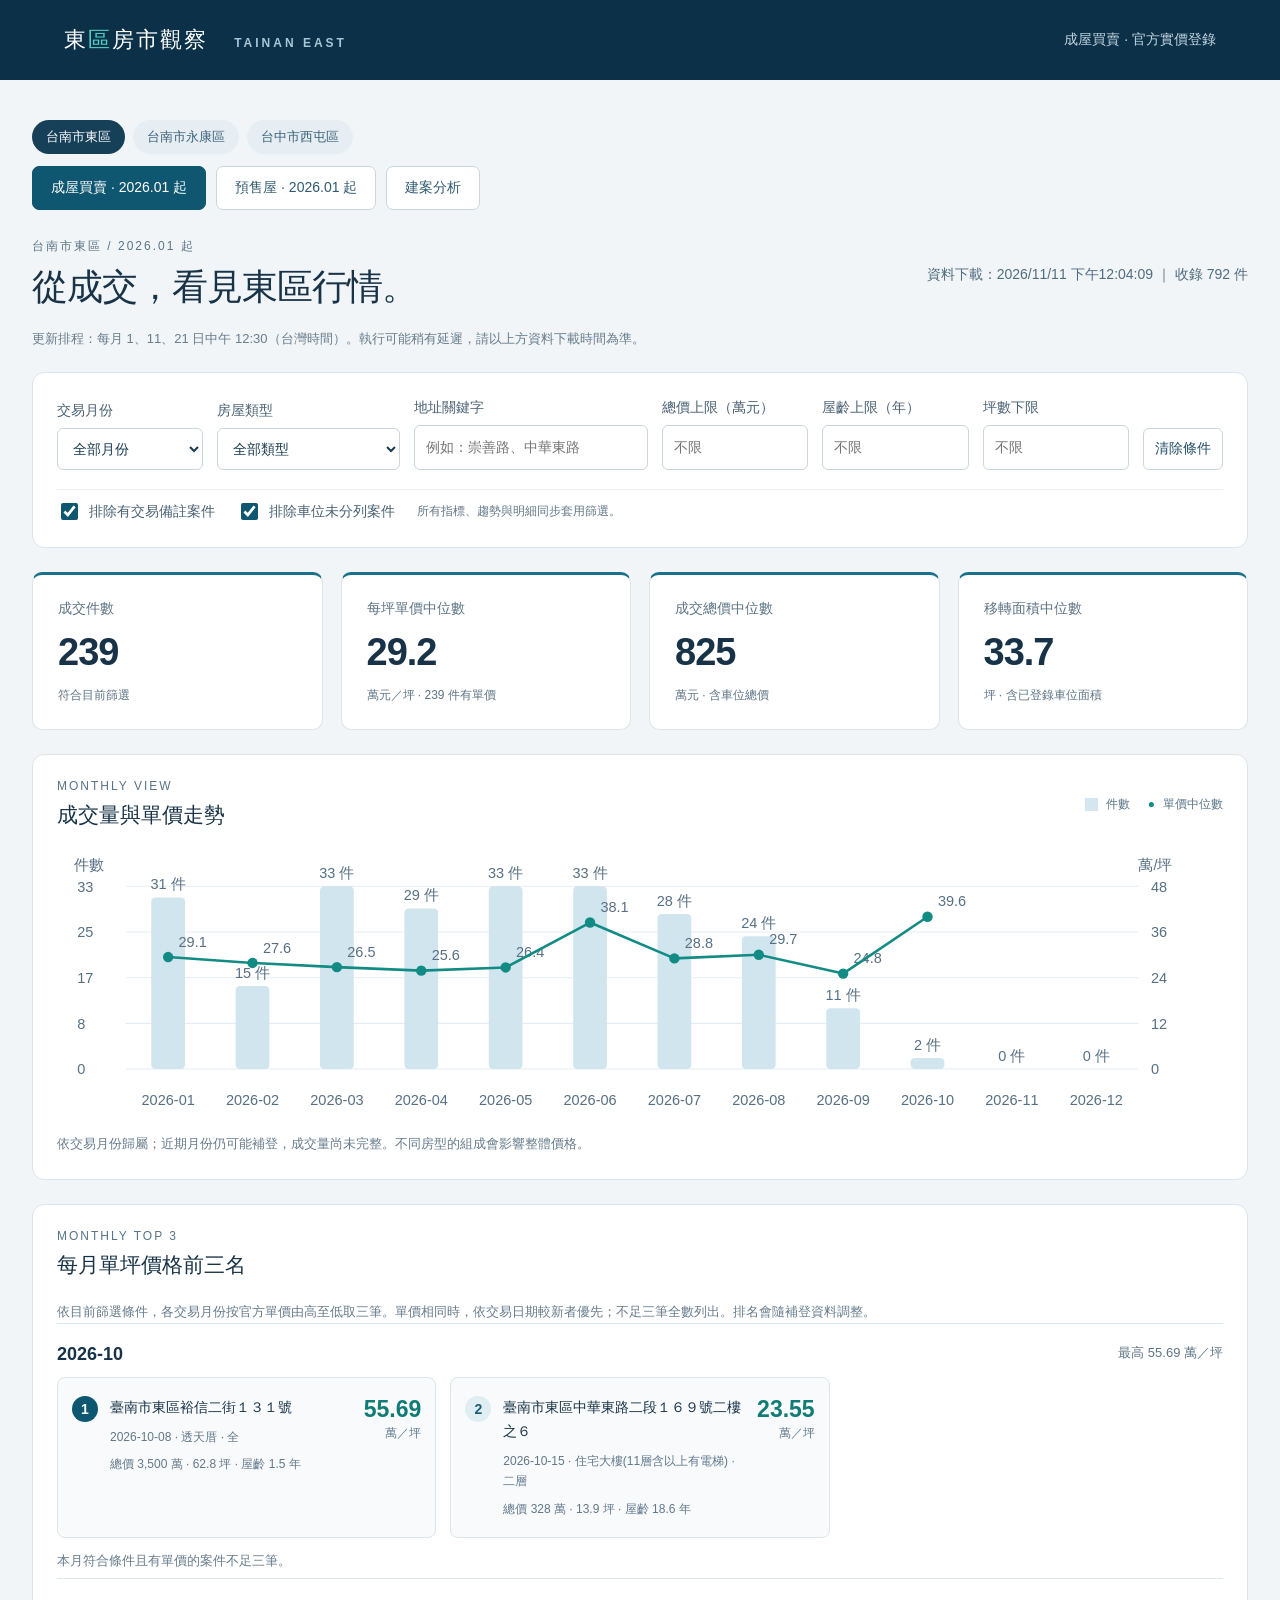
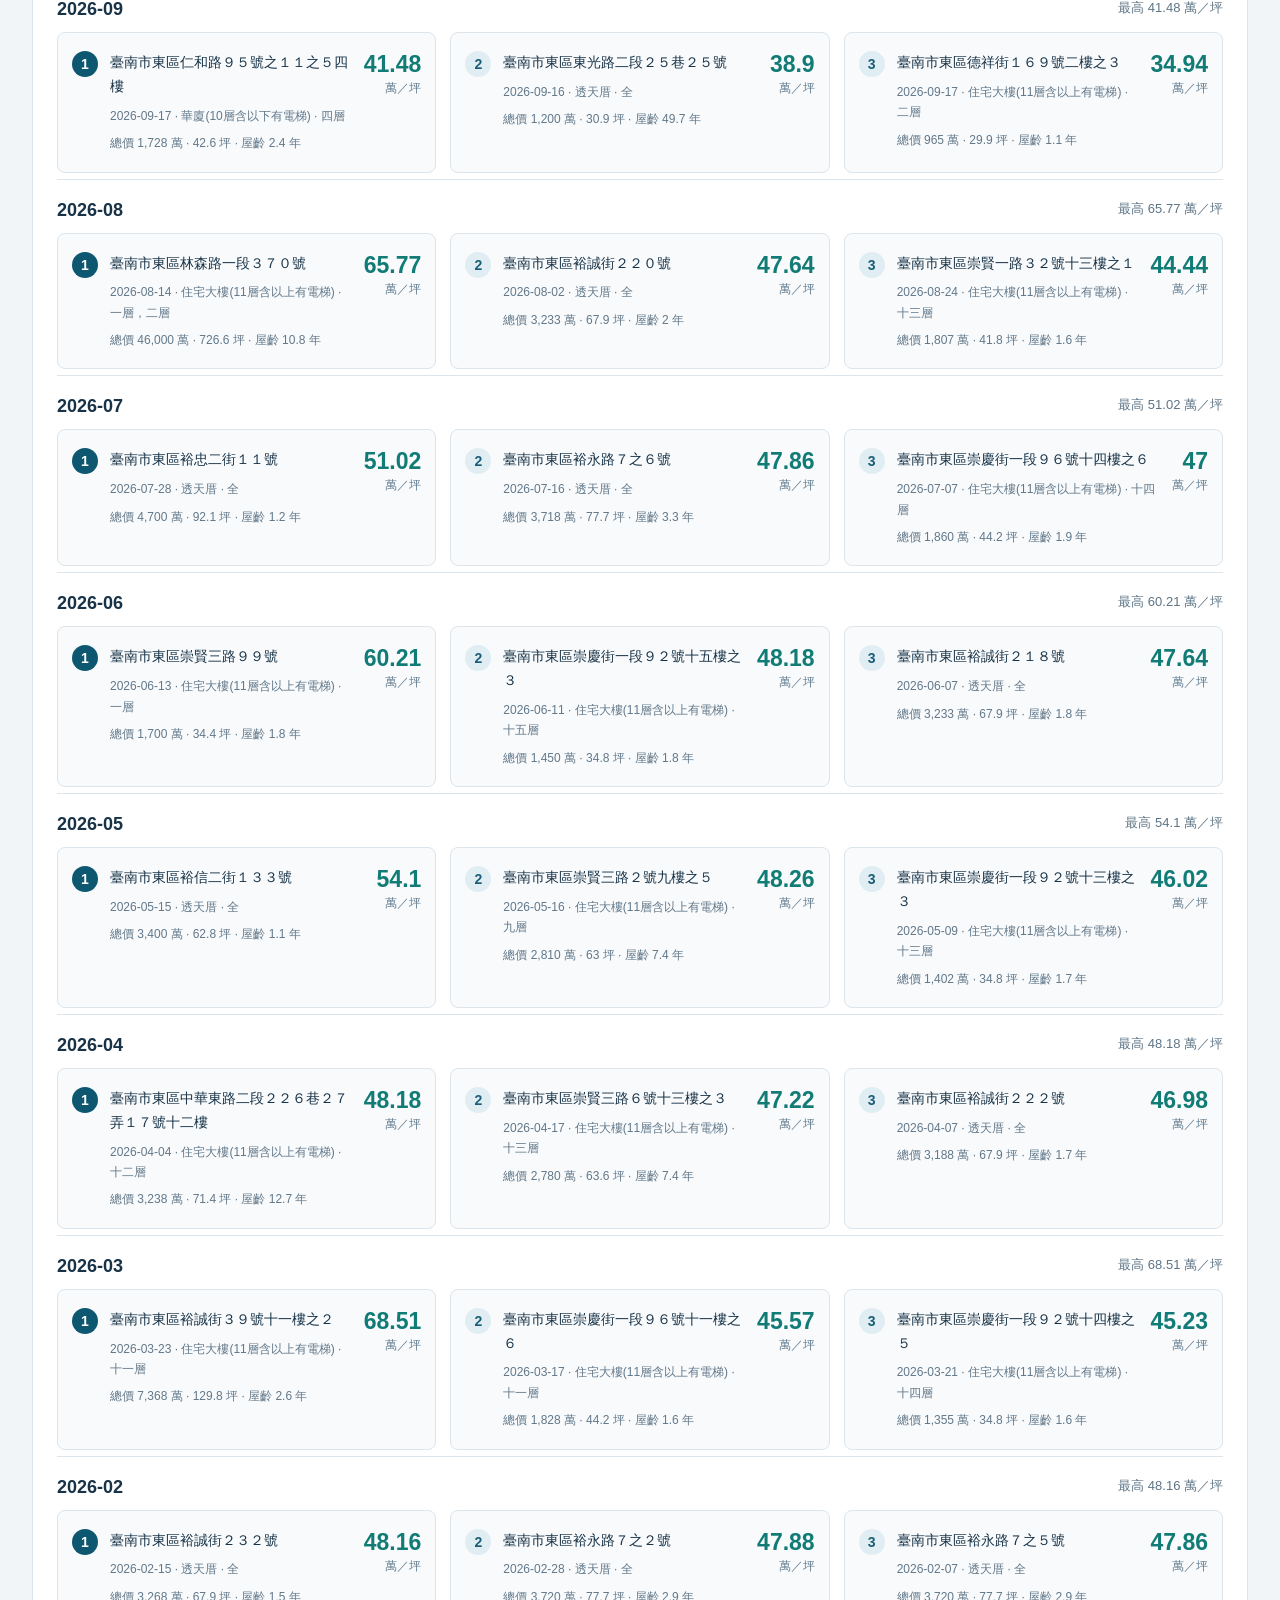
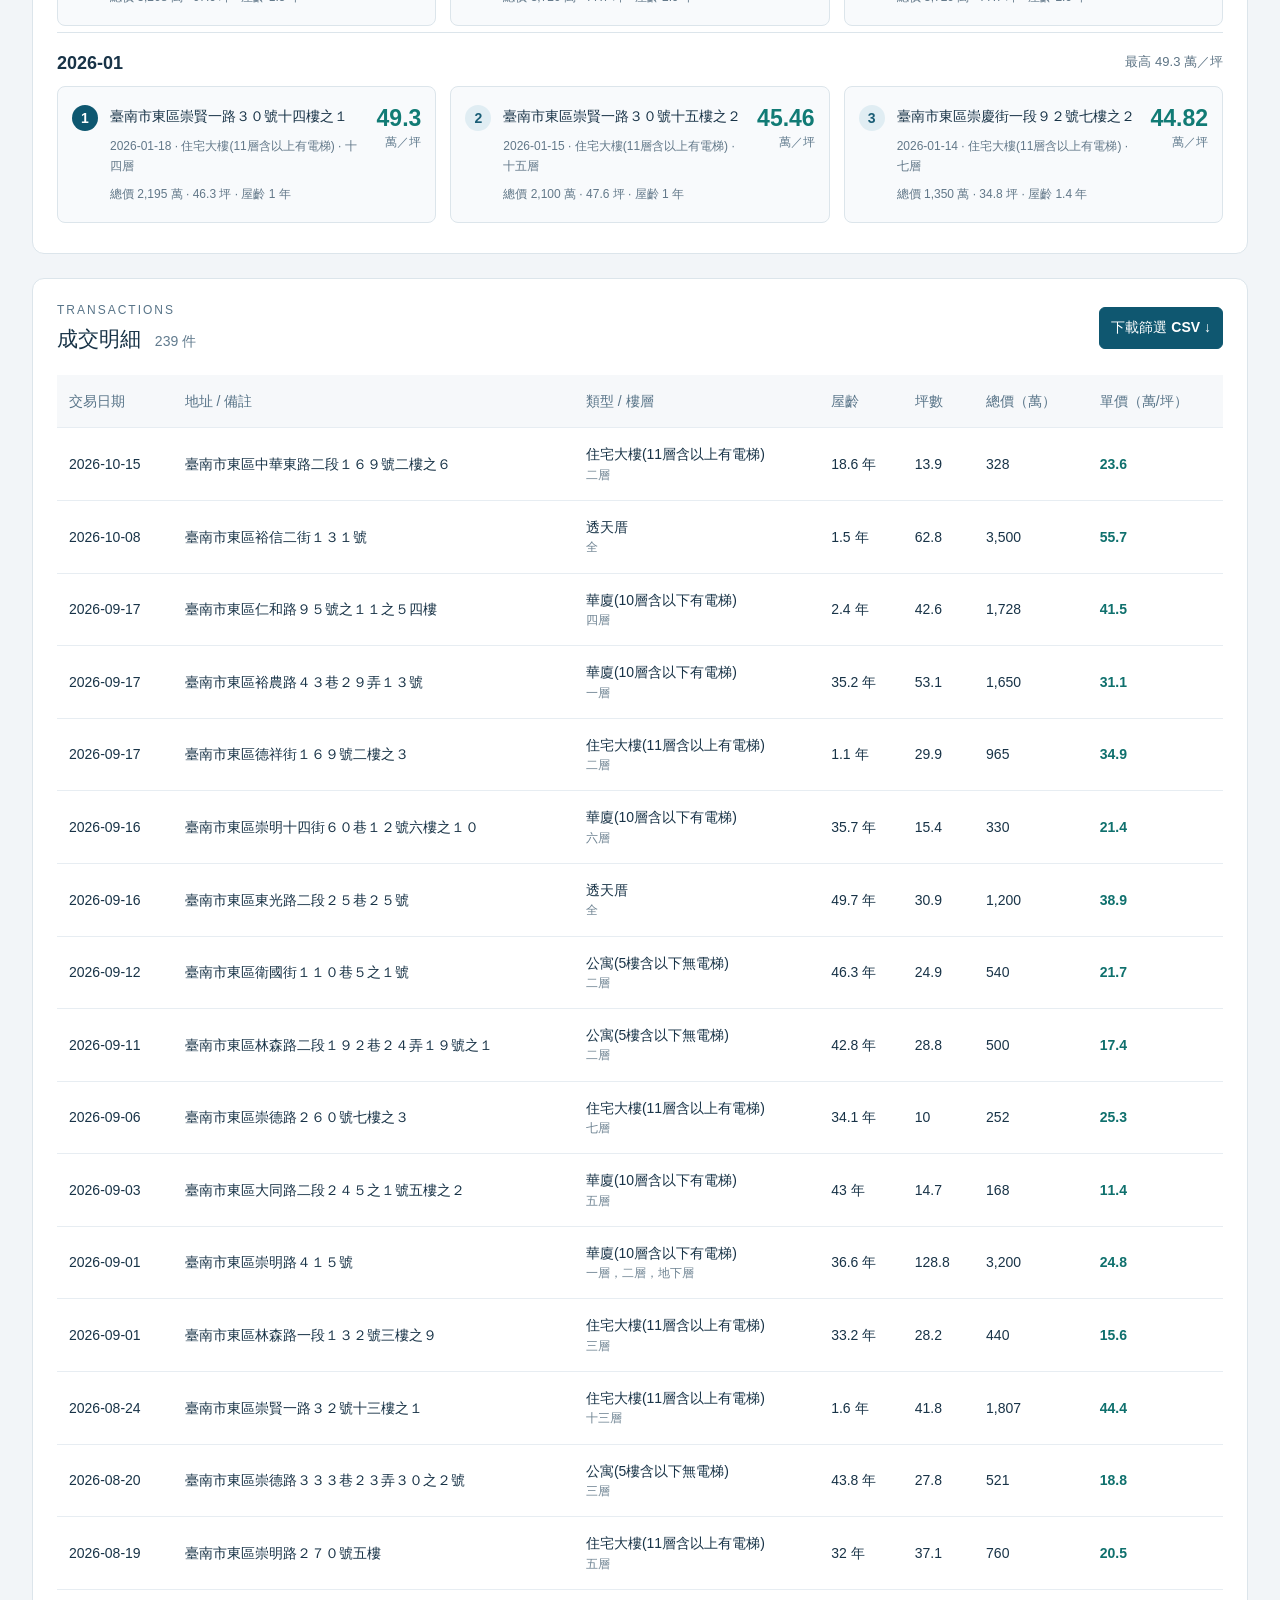
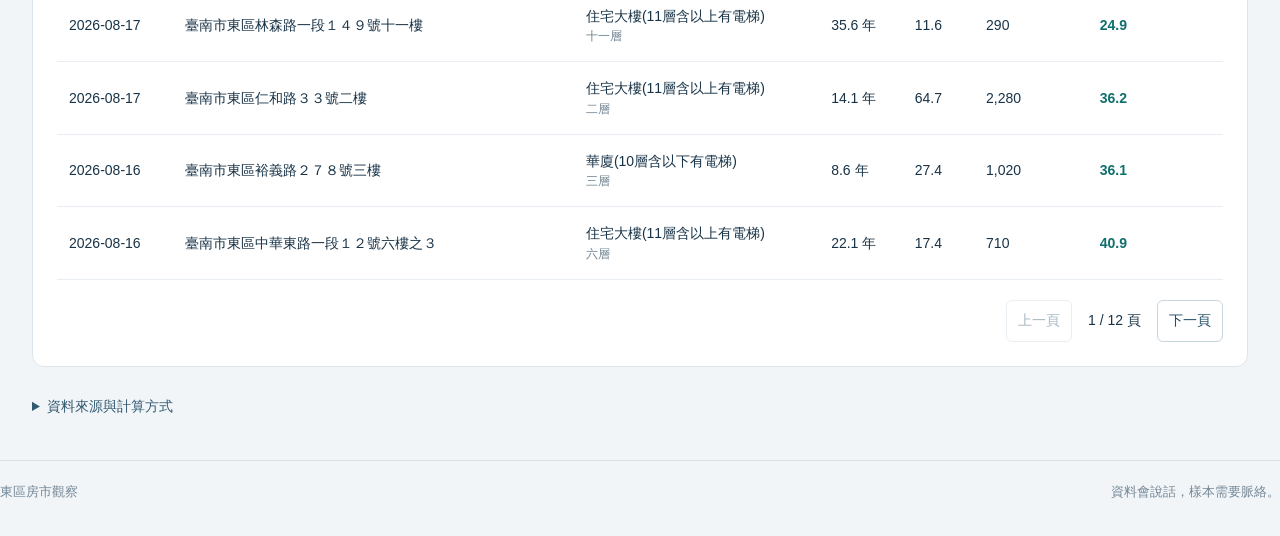
<file: public/index.html>
<!doctype html>
<html lang="zh-Hant"><head><meta charset="utf-8"><meta name="viewport" content="width=device-width, initial-scale=1"><title>東區房市觀察｜台南實價分析</title><meta name="description" content="台南市東區，2026 年 1 月起成屋成交與每月價格分析。"><link rel="icon" href="data:image/svg+xml,%3Csvg xmlns='http://www.w3.org/2000/svg' viewBox='0 0 32 32'%3E%3Crect width='32' height='32' rx='7' fill='%230e3e59'/%3E%3Cpath d='M6 17L16 8l10 9M10 15v11h12V15' fill='none' stroke='%23ffffff' stroke-width='3'/%3E%3C/svg%3E"><link rel="stylesheet" href="style.css"><link rel="stylesheet" href="ranking.css"></head>
<body><header><div class="brand">東<span>區</span>房市觀察 <small>TAINAN EAST</small></div><span class="tag">成屋買賣 · 官方實價登錄</span></header>
<main><nav class="district-nav" aria-label="地區選擇"><a href="index.html" aria-current="page">台南市東區</a><a href="yongkang.html">台南市永康區</a><a href="xitun.html">台中市西屯區</a></nav><nav class="market-nav" aria-label="交易市場"><a href="index.html" aria-current="page">成屋買賣 · 2026.01 起</a><a href="presale.html">預售屋 · 2026.01 起</a><a href="projects.html">建案分析</a></nav><div class="intro"><div><p class="eyebrow">台南市東區 / 2026.01 起</p><h1>從成交，看見東區行情。</h1></div><div class="updated" id="updated">正在載入資料…</div></div><p class="hint" style="margin:-12px 0 22px">更新排程：每月 1、11、21 日中午 12:30（台灣時間）。執行可能稍有延遲，請以上方資料下載時間為準。</p>
<section class="filters" aria-label="成交篩選"><label>交易月份<select id="month"><option value="">全部月份</option></select></label><label>房屋類型<select id="type"><option value="">全部類型</option></select></label><label>地址關鍵字<input id="search" placeholder="例如：崇善路、中華東路"></label><label>總價上限（萬元）<input id="price" type="number" min="0" placeholder="不限"></label><label>屋齡上限（年）<input id="age" type="number" min="0" placeholder="不限"></label><label>坪數下限<input id="area" type="number" min="0" placeholder="不限"></label><button id="reset" class="secondary">清除條件</button><div class="checks"><label><input id="notes" type="checkbox" checked> 排除有交易備註案件</label><label><input id="parking" type="checkbox" checked> 排除車位未分列案件</label><span>所有指標、趨勢與明細同步套用篩選。</span></div></section>
<p id="error" class="notice" hidden></p><section class="metrics" aria-label="成交摘要"><article><span>成交件數</span><strong id="count">—</strong><small>符合目前篩選</small></article><article><span>每坪單價中位數</span><strong id="unit">—</strong><small id="unitCount">萬元／坪 · 採官方單價</small></article><article><span>成交總價中位數</span><strong id="total">—</strong><small>萬元 · 含車位總價</small></article><article><span>移轉面積中位數</span><strong id="size">—</strong><small>坪 · 含已登錄車位面積</small></article></section>
<section class="panel"><div class="section-title"><div><p class="eyebrow">MONTHLY VIEW</p><h2>成交量與單價走勢</h2></div><span class="legend"><i></i> 件數 <b>●</b> 單價中位數</span></div><div id="chart" class="chart"></div><p class="hint">依交易月份歸屬；近期月份仍可能補登，成交量尚未完整。不同房型的組成會影響整體價格。</p></section>
<section class="panel" aria-labelledby="ranking-title"><div class="section-title"><div><p class="eyebrow">MONTHLY TOP 3</p><h2 id="ranking-title">每月單坪價格前三名</h2></div></div><p class="hint">依目前篩選條件，各交易月份按官方單價由高至低取三筆。單價相同時，依交易日期較新者優先；不足三筆全數列出。排名會隨補登資料調整。</p><div id="ranking"></div></section><section class="panel"><div class="section-title"><div><p class="eyebrow">TRANSACTIONS</p><h2>成交明細 <small id="resultCount"></small></h2></div><button id="export">下載篩選 CSV ↓</button></div><div class="table-wrap"><table><thead><tr><th>交易日期</th><th>地址 / 備註</th><th>類型 / 樓層</th><th>屋齡</th><th>坪數</th><th>總價（萬）</th><th>單價（萬/坪）</th></tr></thead><tbody id="rows"></tbody></table></div><div class="pagination"><button id="prev" class="secondary">上一頁</button><span id="page"></span><button id="next" class="secondary">下一頁</button></div></section>
<details class="method"><summary>資料來源與計算方式</summary><p>來源：<a href="https://plvr.land.moi.gov.tw/DownloadOpenData" target="_blank" rel="noopener">內政部不動產成交案件實際資訊資料供應系統</a>。本網站為獨立整理，非官方網站。僅收錄臺南市東區、交易日期自 2026 年 1 月 1 日起，包含建物的買賣案件；不含預售屋、租賃、純土地與單獨車位。</p><p>1 坪＝3.305785 平方公尺。單價使用官方「單價元平方公尺」換算，不自行猜測車位拆價；缺少單價者不計入單價中位數。總價與移轉面積包含車位。屋齡以成交日減建築完成日期估算，缺漏不推測。</p><p>預設排除任何有備註案件（範圍比特殊交易更廣）與車位價格／面積未同時分列的案件，可取消勾選查看全部。資料不足顯示「—」，不以 0 冒充價格。</p><p id="correction"></p><p>官方每月 1、11、21 日發布資料。請以上方資料下載時間確認資料新鮮度；最新月份仍可能補登。</p></details></main><footer>東區房市觀察 <span>資料會說話，樣本需要脈絡。</span></footer><script src="data.js"></script><script src="ranking.js"></script><script src="app.js"></script></body></html>
</file>
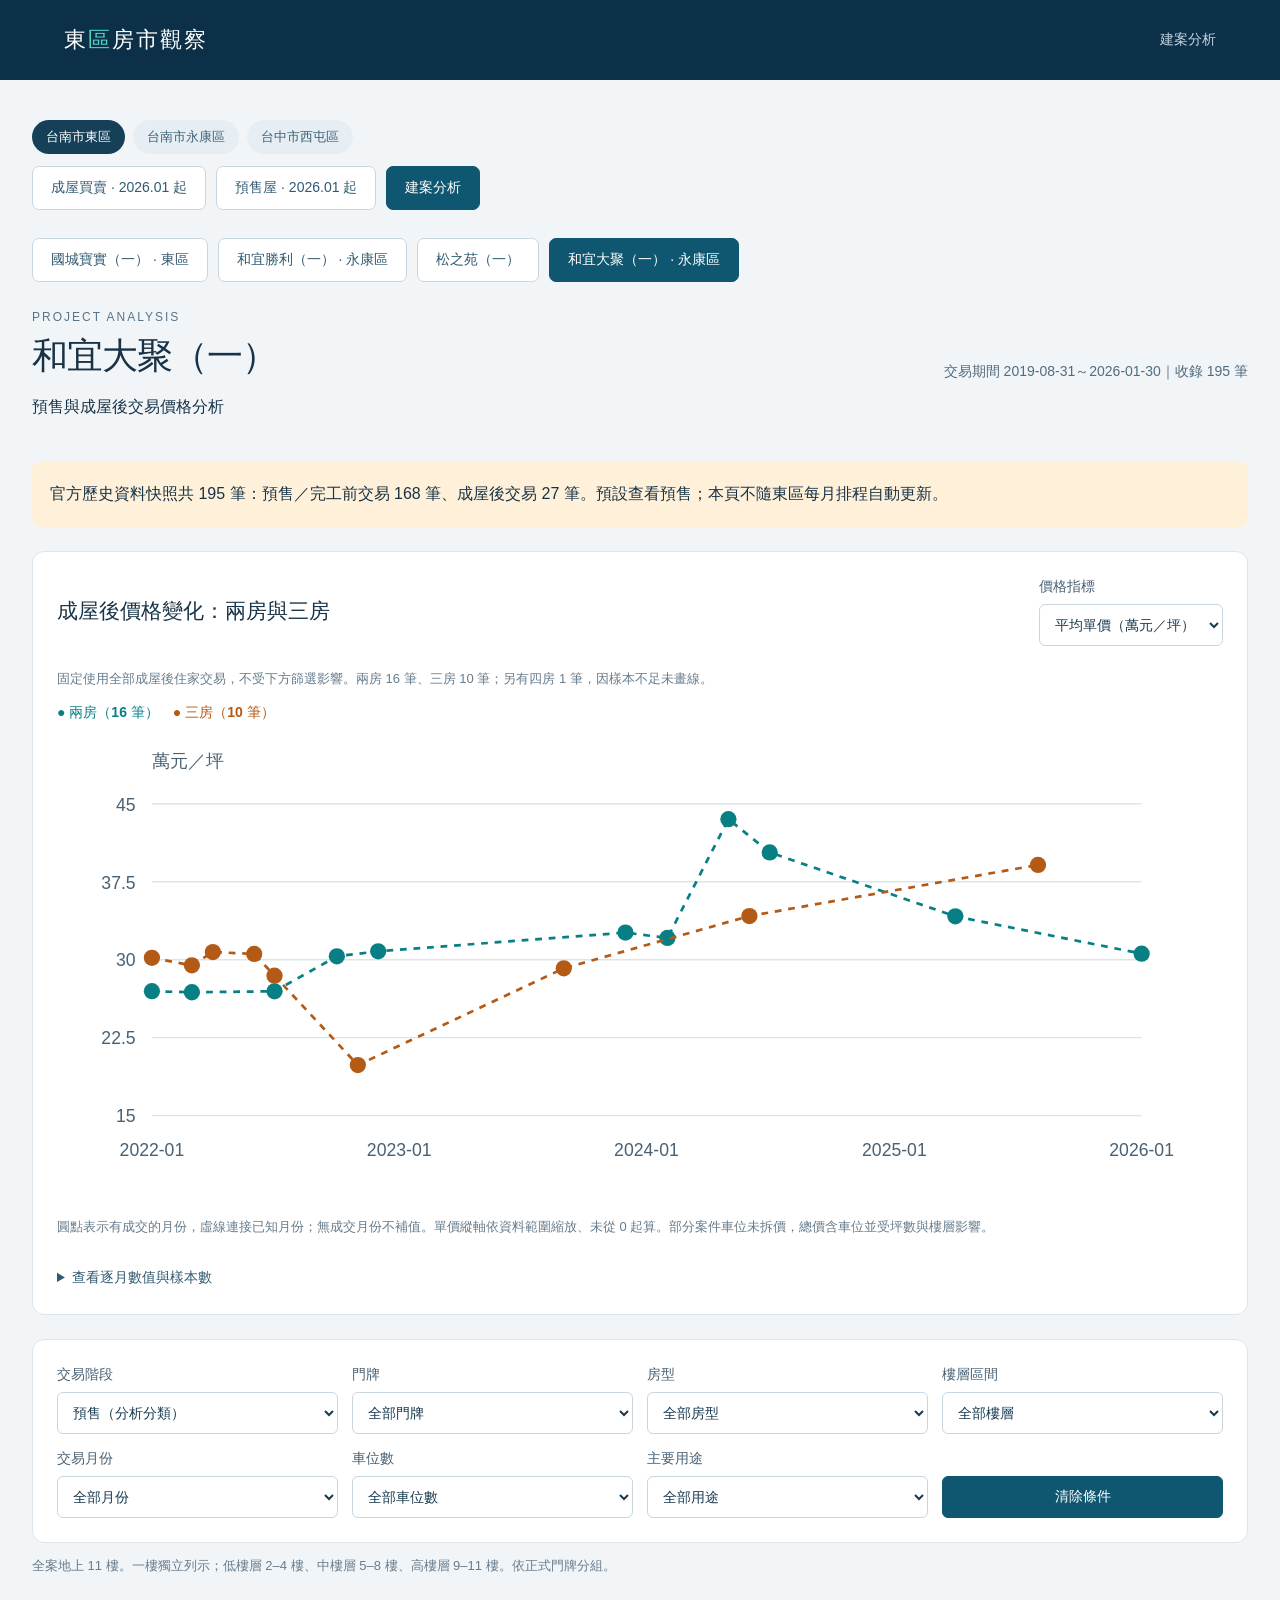
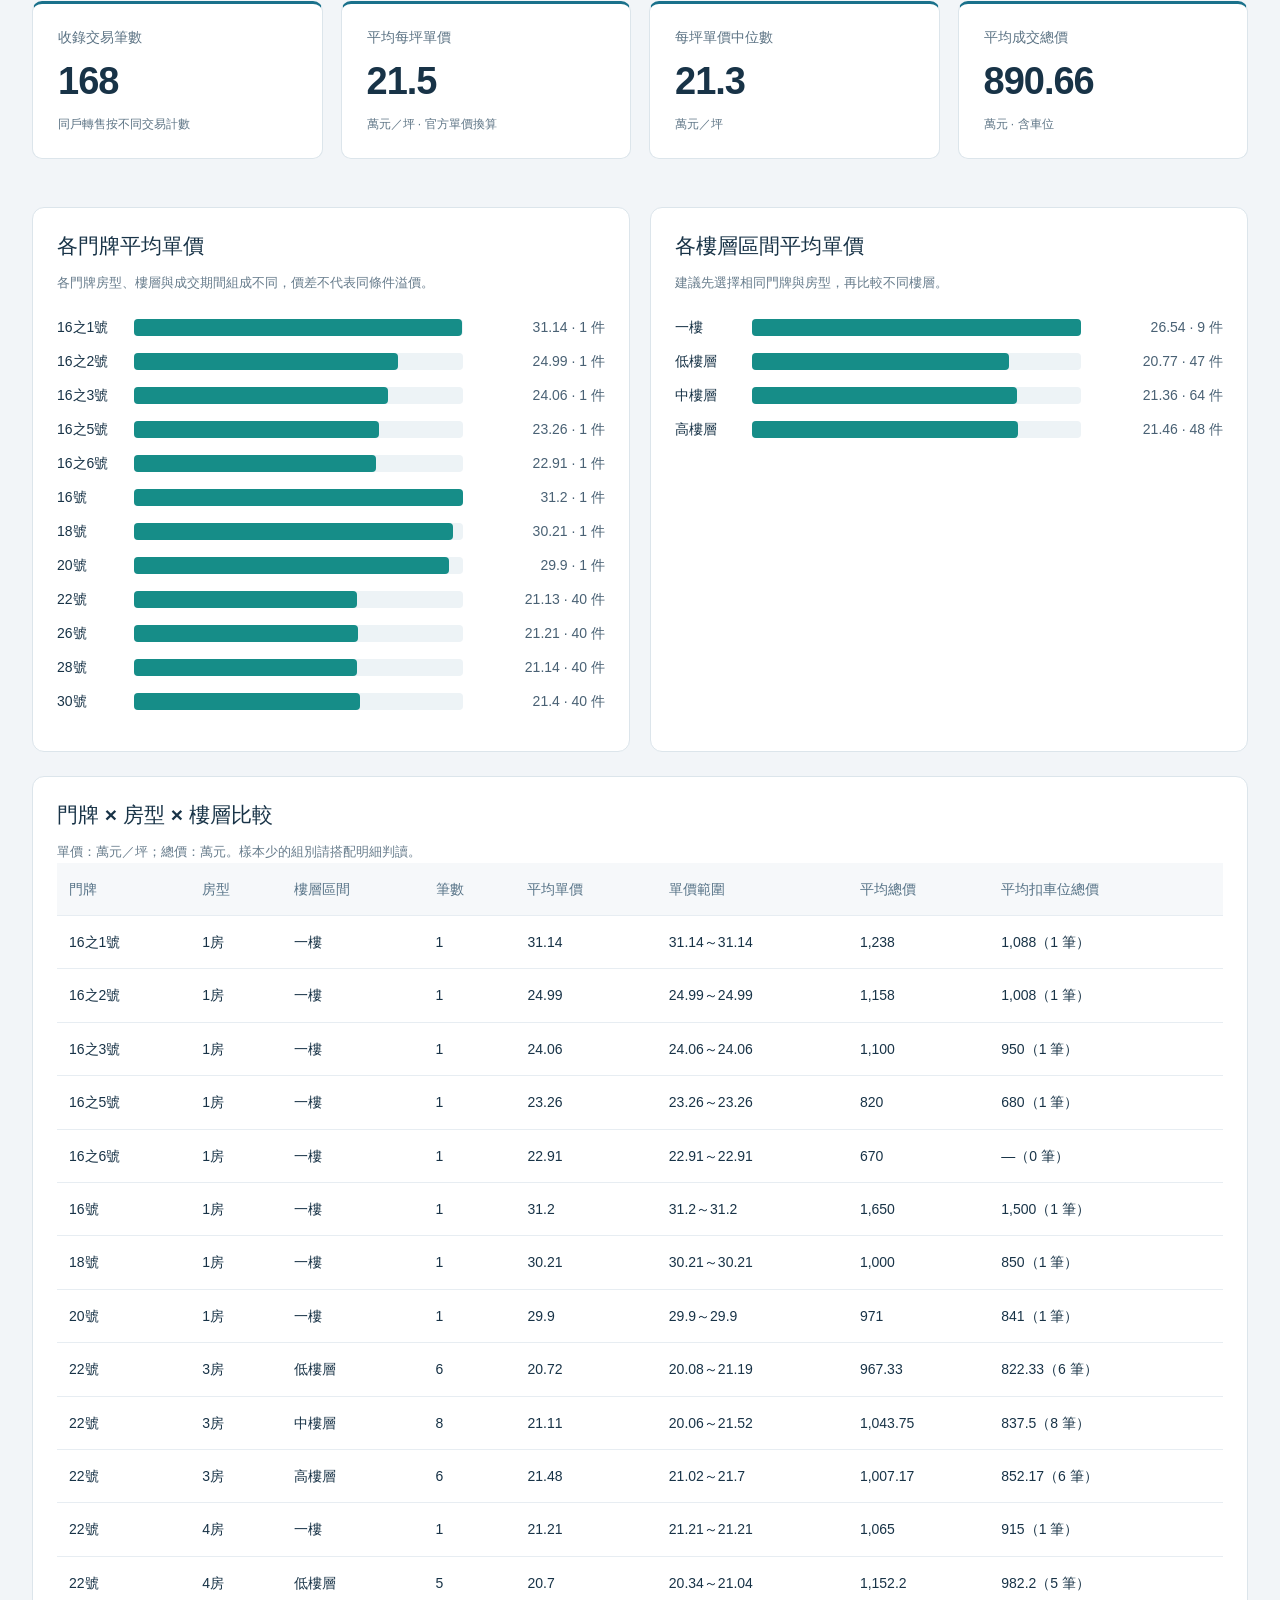
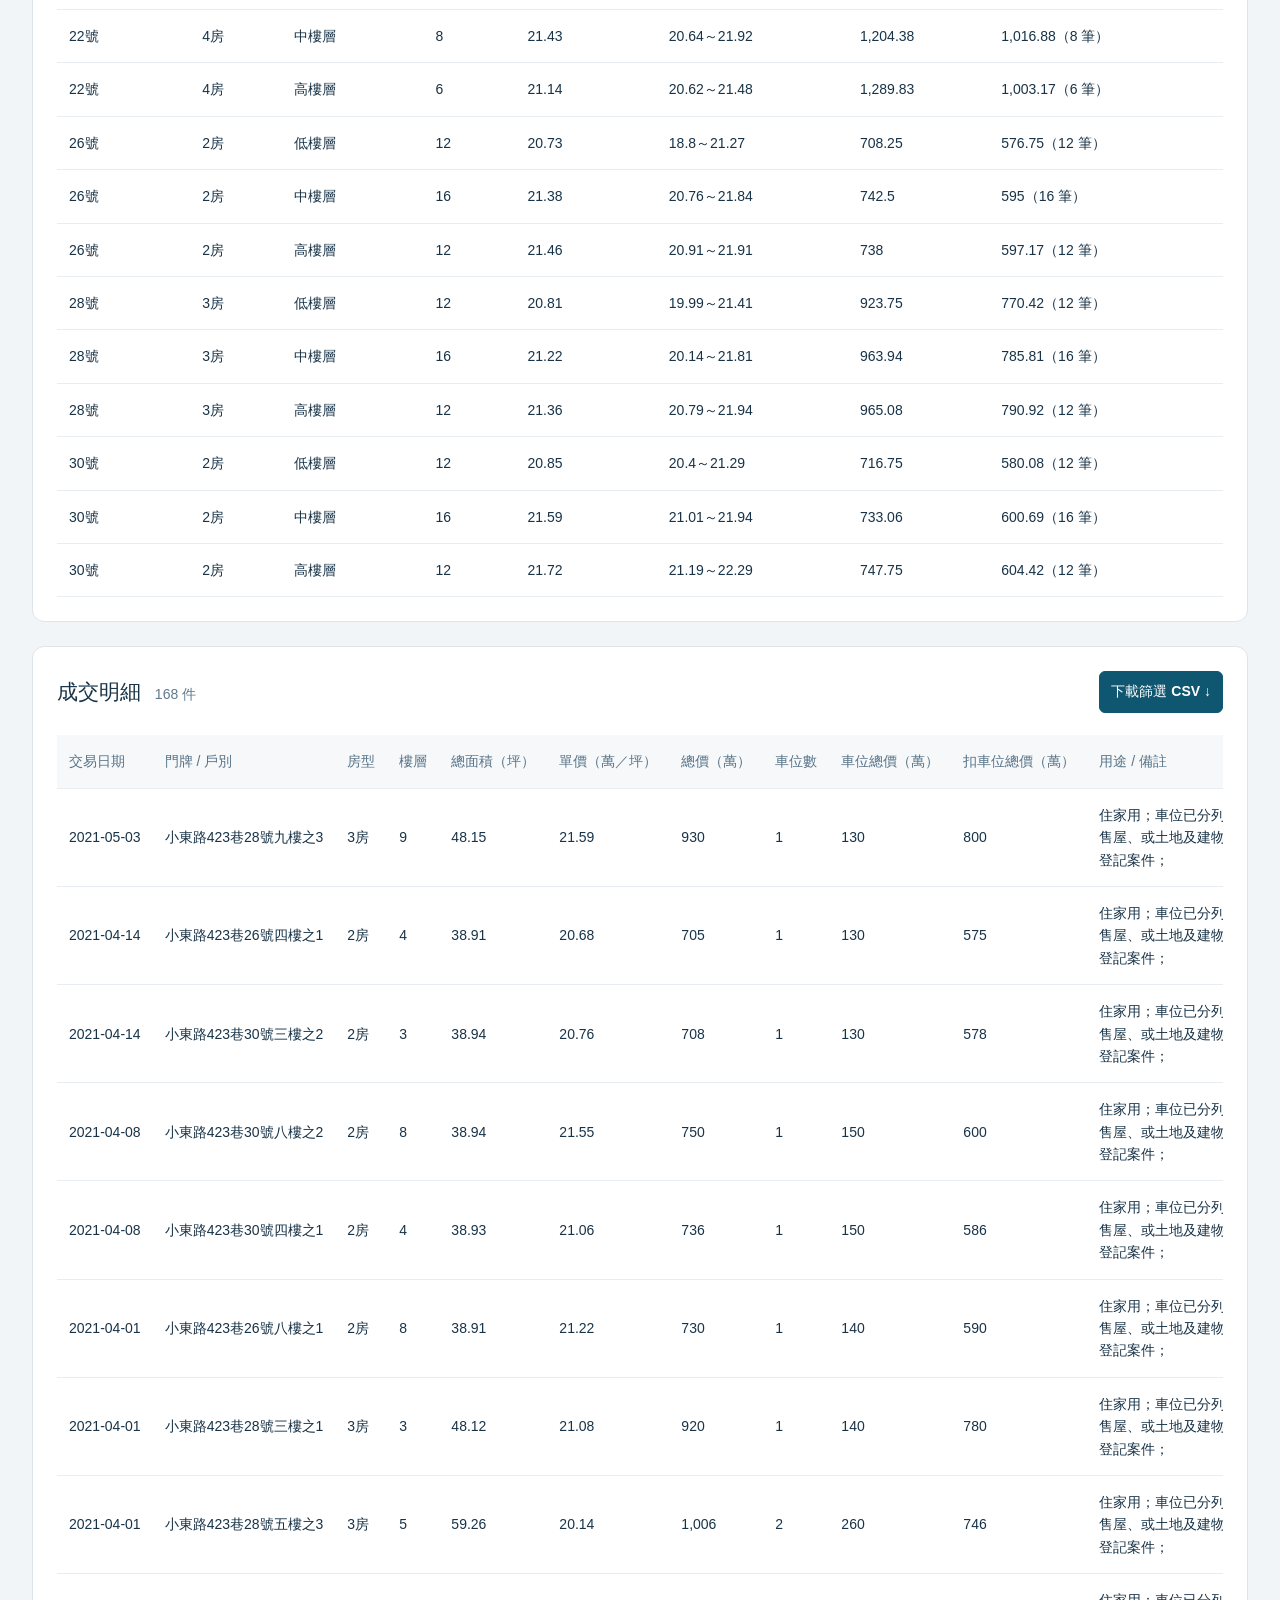
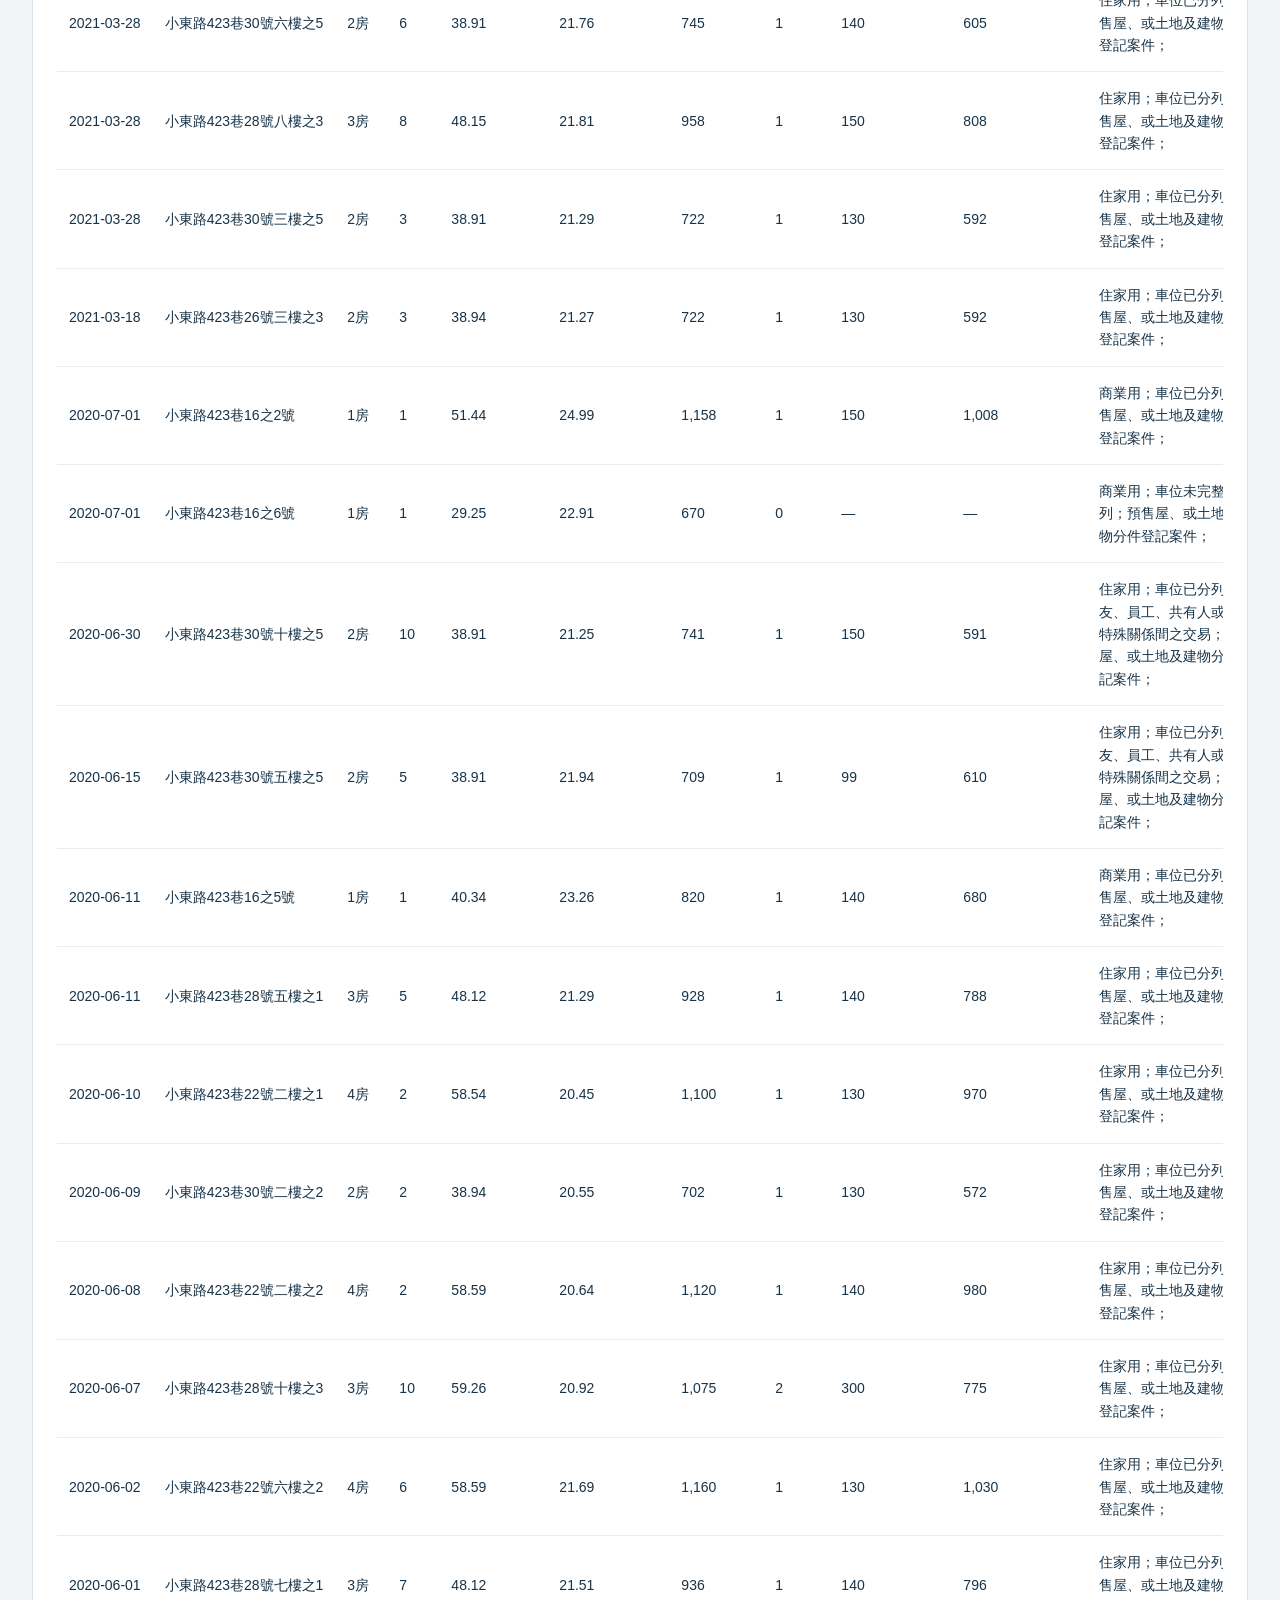
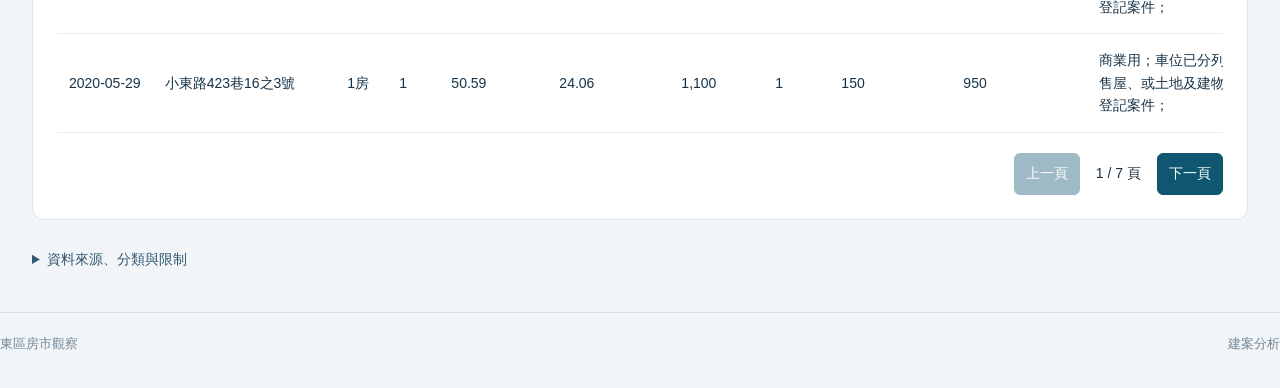
<file: public/daju.html>
<!doctype html>
<html lang="zh-Hant"><head><meta charset="utf-8"><meta name="viewport" content="width=device-width,initial-scale=1"><title>和宜大聚（一）建案分析｜房市觀察</title><link rel="stylesheet" href="style.css"><link rel="stylesheet" href="projects.css"></head>
<body><header><div class="brand">東<span>區</span>房市觀察</div><span class="tag">建案分析</span></header><main><nav class="district-nav" aria-label="地區選擇"><a href="index.html" aria-current="page">台南市東區</a><a href="yongkang.html">台南市永康區</a><a href="xitun.html">台中市西屯區</a></nav>
<nav class="market-nav" aria-label="交易市場"><a href="index.html">成屋買賣 · 2026.01 起</a><a href="presale.html">預售屋 · 2026.01 起</a><a href="projects.html" aria-current="page">建案分析</a></nav>
<nav class="market-nav" aria-label="建案選擇"><a href="projects.html">國城寶實（一） · 東區</a><a href="heyi.html">和宜勝利（一） · 永康區</a><a href="songzhiyuan.html">松之苑（一）</a><a href="daju.html" aria-current="page">和宜大聚（一） · 永康區</a></nav>
<div class="intro"><div><p class="eyebrow">PROJECT ANALYSIS</p><h1>和宜大聚（一）</h1><p>預售與成屋後交易價格分析</p></div><div id="source-info" class="updated"></div></div>
<p class="notice">官方歷史資料快照共 195 筆：預售／完工前交易 168 筆、成屋後交易 27 筆。預設查看預售；本頁不隨東區每月排程自動更新。</p>
<section class="panel" aria-labelledby="trend-title"><div class="section-title"><h2 id="trend-title">成屋後價格變化：兩房與三房</h2><label>價格指標<select id="trend-metric"><option value="unit">平均單價（萬元／坪）</option><option value="total">平均總價（萬元）</option></select></label></div><p class="hint">固定使用全部成屋後住家交易，不受下方篩選影響。兩房 16 筆、三房 10 筆；另有四房 1 筆，因樣本不足未畫線。</p><p class="trend-key"><span style="color:#087f85">● 兩房（16 筆）</span>　<span style="color:#b35a16">● 三房（10 筆）</span></p><div id="sale-trend" class="sale-trend"></div><p class="hint">圓點表示有成交的月份，虛線連接已知月份；無成交月份不補值。單價縱軸依資料範圍縮放、未從 0 起算。部分案件車位未拆價，總價含車位並受坪數與樓層影響。</p><details class="method"><summary>查看逐月數值與樣本數</summary><div class="table-wrap"><table><thead><tr><th>成交月份</th><th id="trend-value-2">兩房均價</th><th>兩房筆數</th><th id="trend-value-3">三房均價</th><th>三房筆數</th></tr></thead><tbody id="trend-rows"></tbody></table></div></details></section>
<section class="filters project-filters heyi-filters" aria-label="建案篩選"><label>交易階段<select id="phase"><option value="預售" selected>預售（分析分類）</option><option value="成屋">成屋後交易</option></select></label><label>門牌<select id="tower"><option value="">全部門牌</option></select></label><label>房型<select id="rooms"><option value="">全部房型</option></select></label><label>樓層區間<select id="band"><option value="">全部樓層</option><option>一樓</option><option>低樓層</option><option>中樓層</option><option>高樓層</option></select></label><label>交易月份<select id="month"><option value="">全部月份</option></select></label><label>車位數<select id="parkingCount"><option value="">全部車位數</option><option value="0">無車位</option><option value="1">1 車位</option><option value="2">2 車位</option></select></label><label>主要用途<select id="use"><option value="">全部用途</option><option>住家用</option><option>商業用</option></select></label><button id="reset">清除條件</button></section>
<p class="hint">全案地上 11 樓。一樓獨立列示；低樓層 2–4 樓、中樓層 5–8 樓、高樓層 9–11 樓。依正式門牌分組。</p>
<section class="metrics" aria-label="建案摘要"><article><span>收錄交易筆數</span><strong id="count">—</strong><small>同戶轉售按不同交易計數</small></article><article><span>平均每坪單價</span><strong id="average">—</strong><small>萬元／坪 · 官方單價換算</small></article><article><span>每坪單價中位數</span><strong id="median">—</strong><small>萬元／坪</small></article><article><span>平均成交總價</span><strong id="total">—</strong><small>萬元 · 含車位</small></article></section>
<div class="comparison"><section class="panel"><h2>各門牌平均單價</h2><p class="hint">各門牌房型、樓層與成交期間組成不同，價差不代表同條件溢價。</p><div id="tower-chart" class="bars"></div></section><section class="panel"><h2>各樓層區間平均單價</h2><p class="hint">建議先選擇相同門牌與房型，再比較不同樓層。</p><div id="floor-chart" class="bars"></div></section></div>
<section class="panel"><h2>門牌 × 房型 × 樓層比較</h2><p class="hint">單價：萬元／坪；總價：萬元。樣本少的組別請搭配明細判讀。</p><div class="table-wrap"><table><thead><tr><th>門牌</th><th>房型</th><th>樓層區間</th><th>筆數</th><th>平均單價</th><th>單價範圍</th><th>平均總價</th><th>平均扣車位總價</th></tr></thead><tbody id="groups"></tbody></table></div></section>
<section class="panel"><div class="section-title"><h2>成交明細 <small id="result-count"></small></h2><button id="export">下載篩選 CSV ↓</button></div><div class="table-wrap"><table><thead><tr><th>交易日期</th><th>門牌 / 戶別</th><th>房型</th><th>樓層</th><th>總面積（坪）</th><th>單價（萬／坪）</th><th>總價（萬）</th><th>車位數</th><th>車位總價（萬）</th><th>扣車位總價（萬）</th><th>用途 / 備註</th></tr></thead><tbody id="details"></tbody></table></div><div class="pagination"><button id="prev">上一頁</button><span id="page"></span><button id="next">下一頁</button></div></section>
<details class="method"><summary>資料來源、分類與限制</summary><p id="source-note"></p><p>來源：<a href="https://plvr.land.moi.gov.tw/DownloadOpenData" target="_blank" rel="noopener">內政部實價登錄開放資料</a>。以永康區小東路 423 巷、官方建築完成日 2021/08/20 交叉比對，排除同巷其他社區；共 195 筆且無重複官方案件編號。</p><p>本案較早，195 筆皆出現在官方買賣檔（a）。其中交易日早於完工、備註均含「預售屋、或土地及建物分件登記案件」的 168 筆歸為預售；完工後 27 筆歸為成屋後交易。這是分析分類，不是另有 168 筆官方預售申報檔（b）。</p><p>單價沿用官方每平方公尺單價換算；總價與總面積包含車位。車位價或面積未分列時，車位價與扣車位總價顯示「—」，不視為零。保留特殊關係、朋友買賣等備註，請搭配明細判讀。</p></details>
</main><footer>東區房市觀察 <span>建案分析</span></footer><script src="daju-data.js"></script><script src="daju.js"></script><script src="daju-trend.js"></script></body></html>
</file>
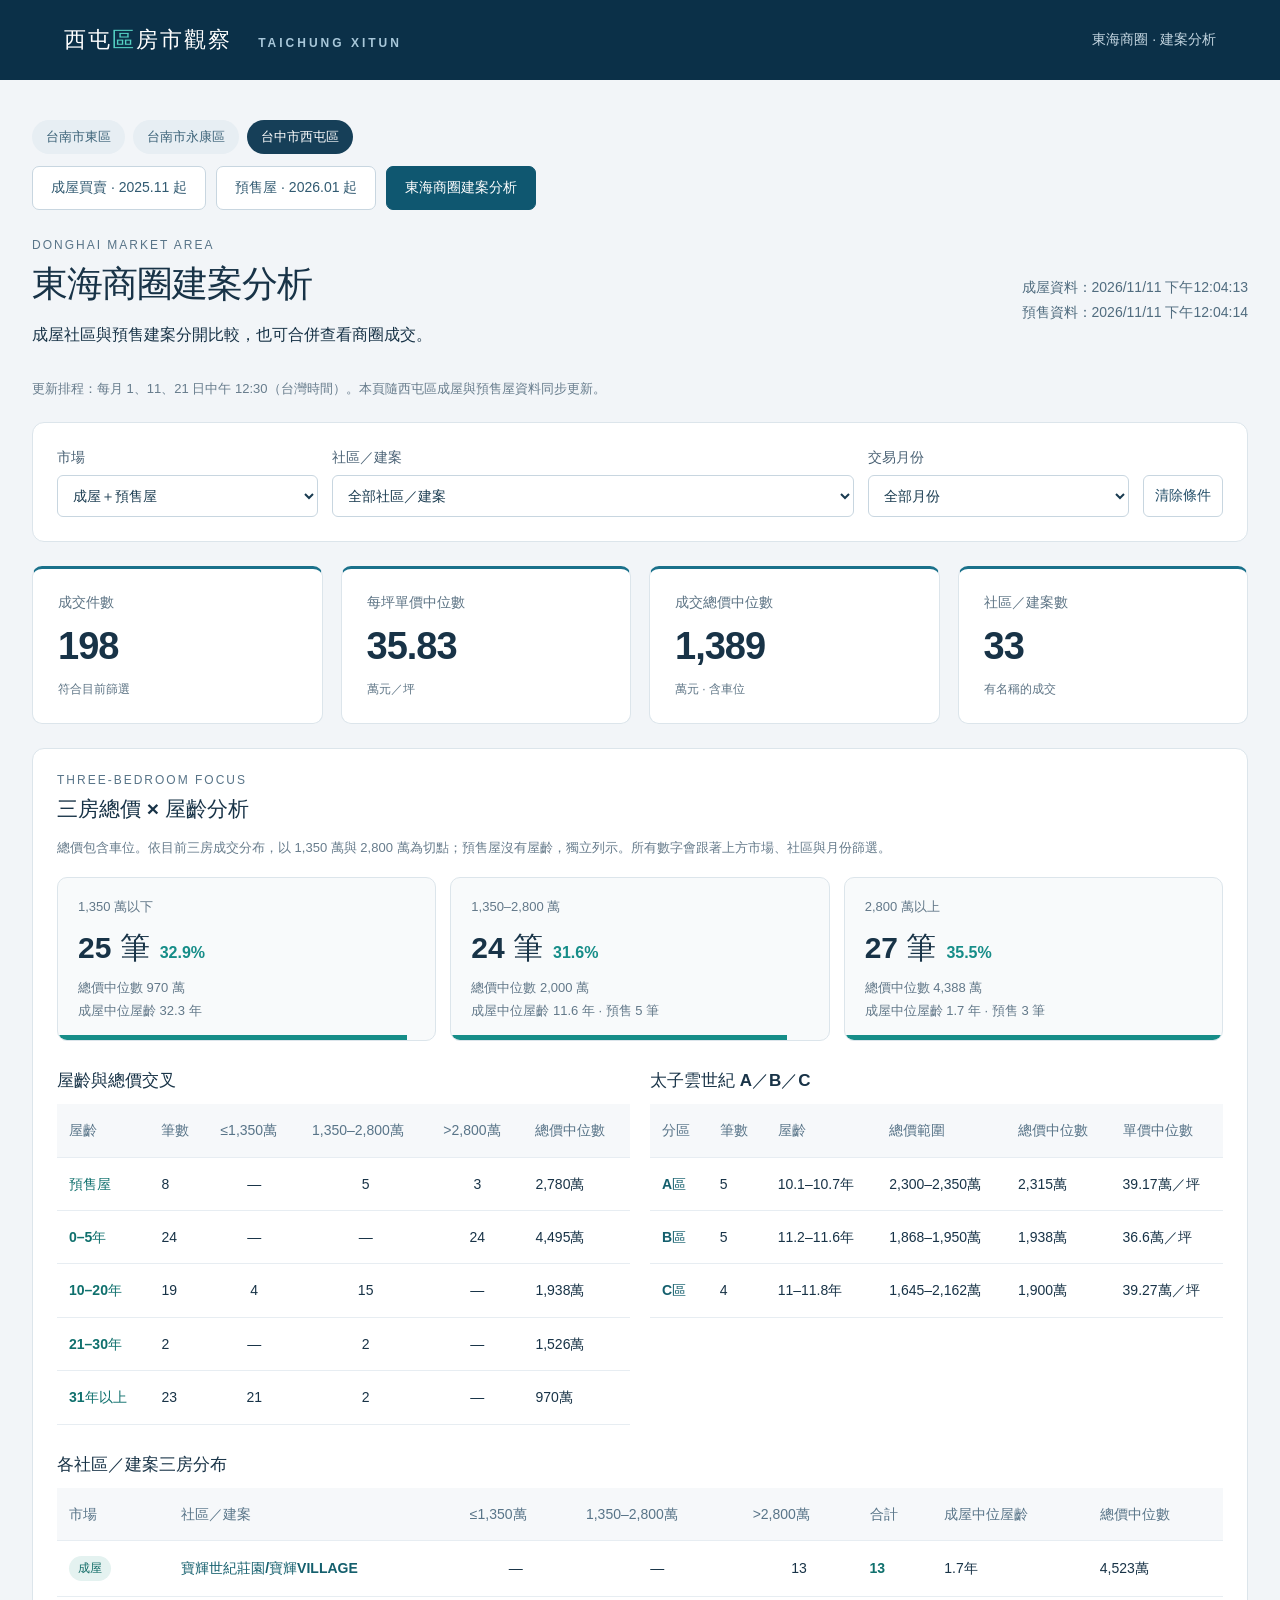
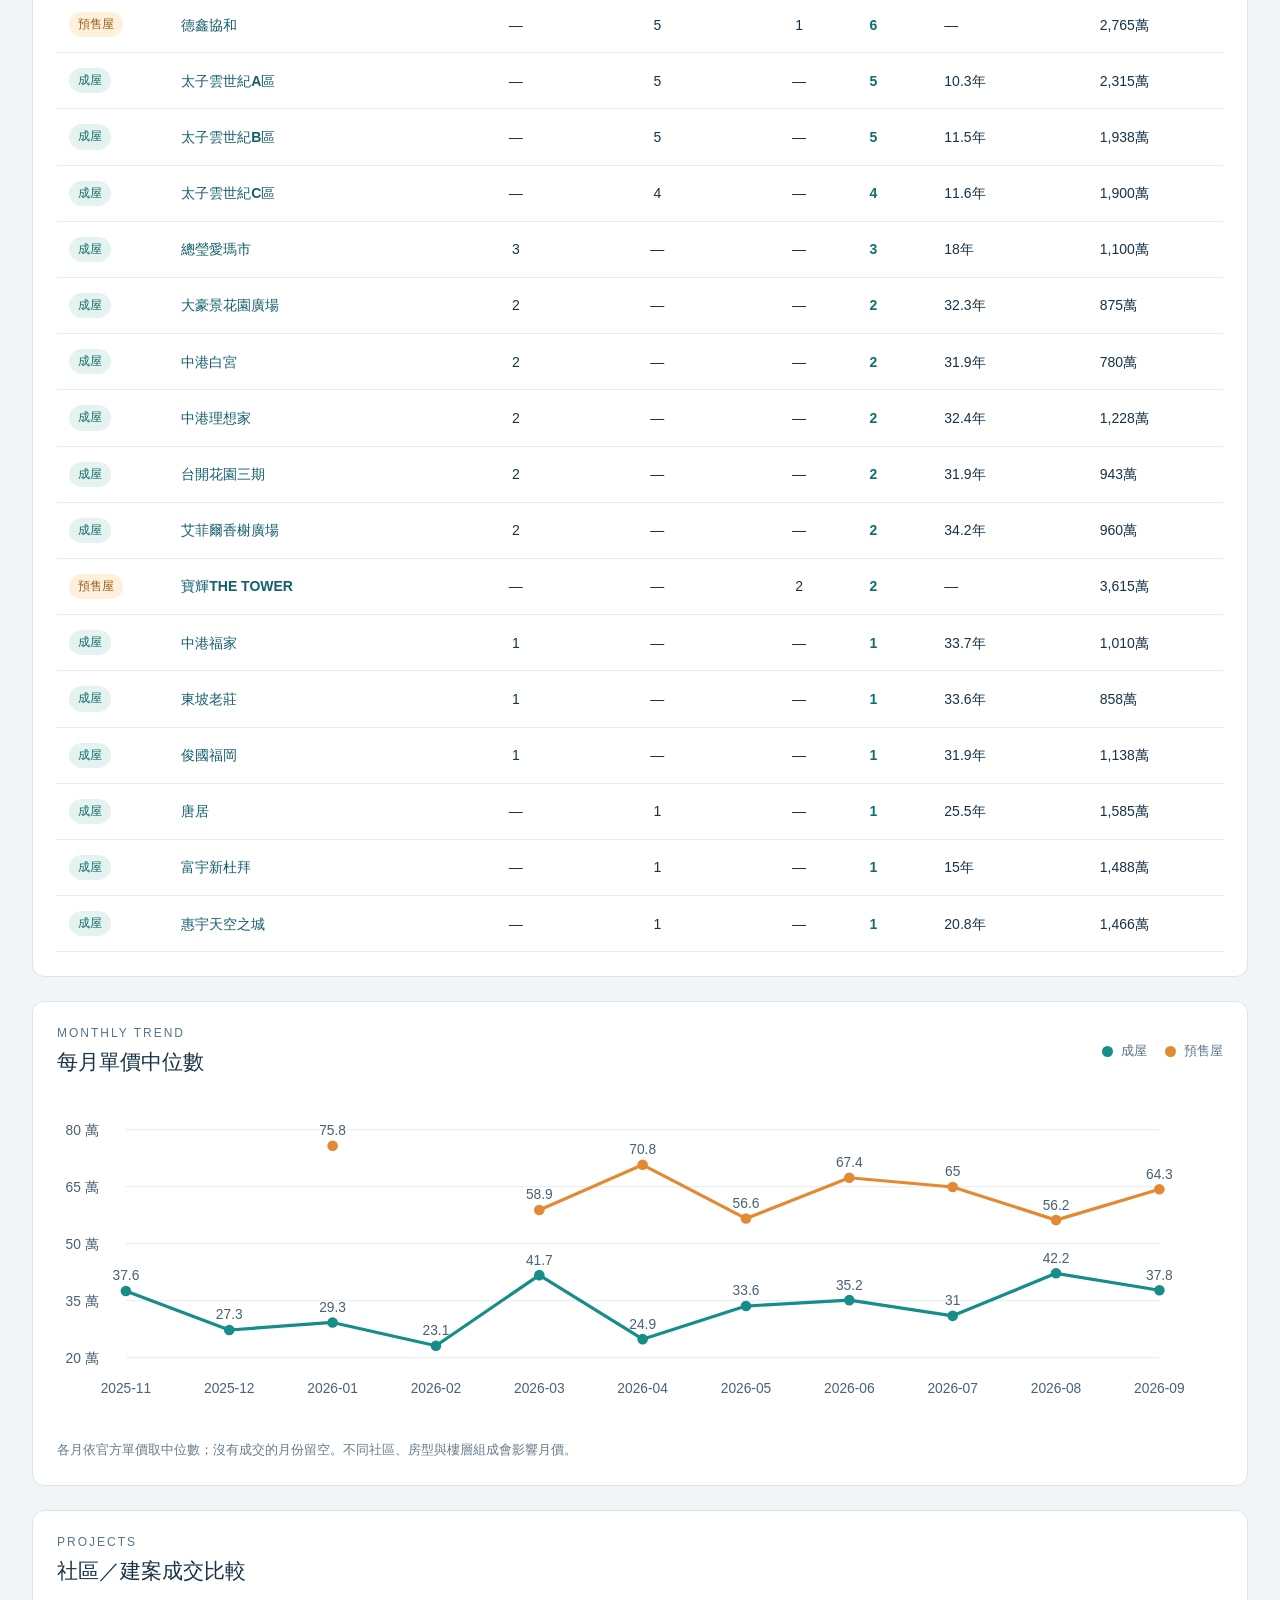
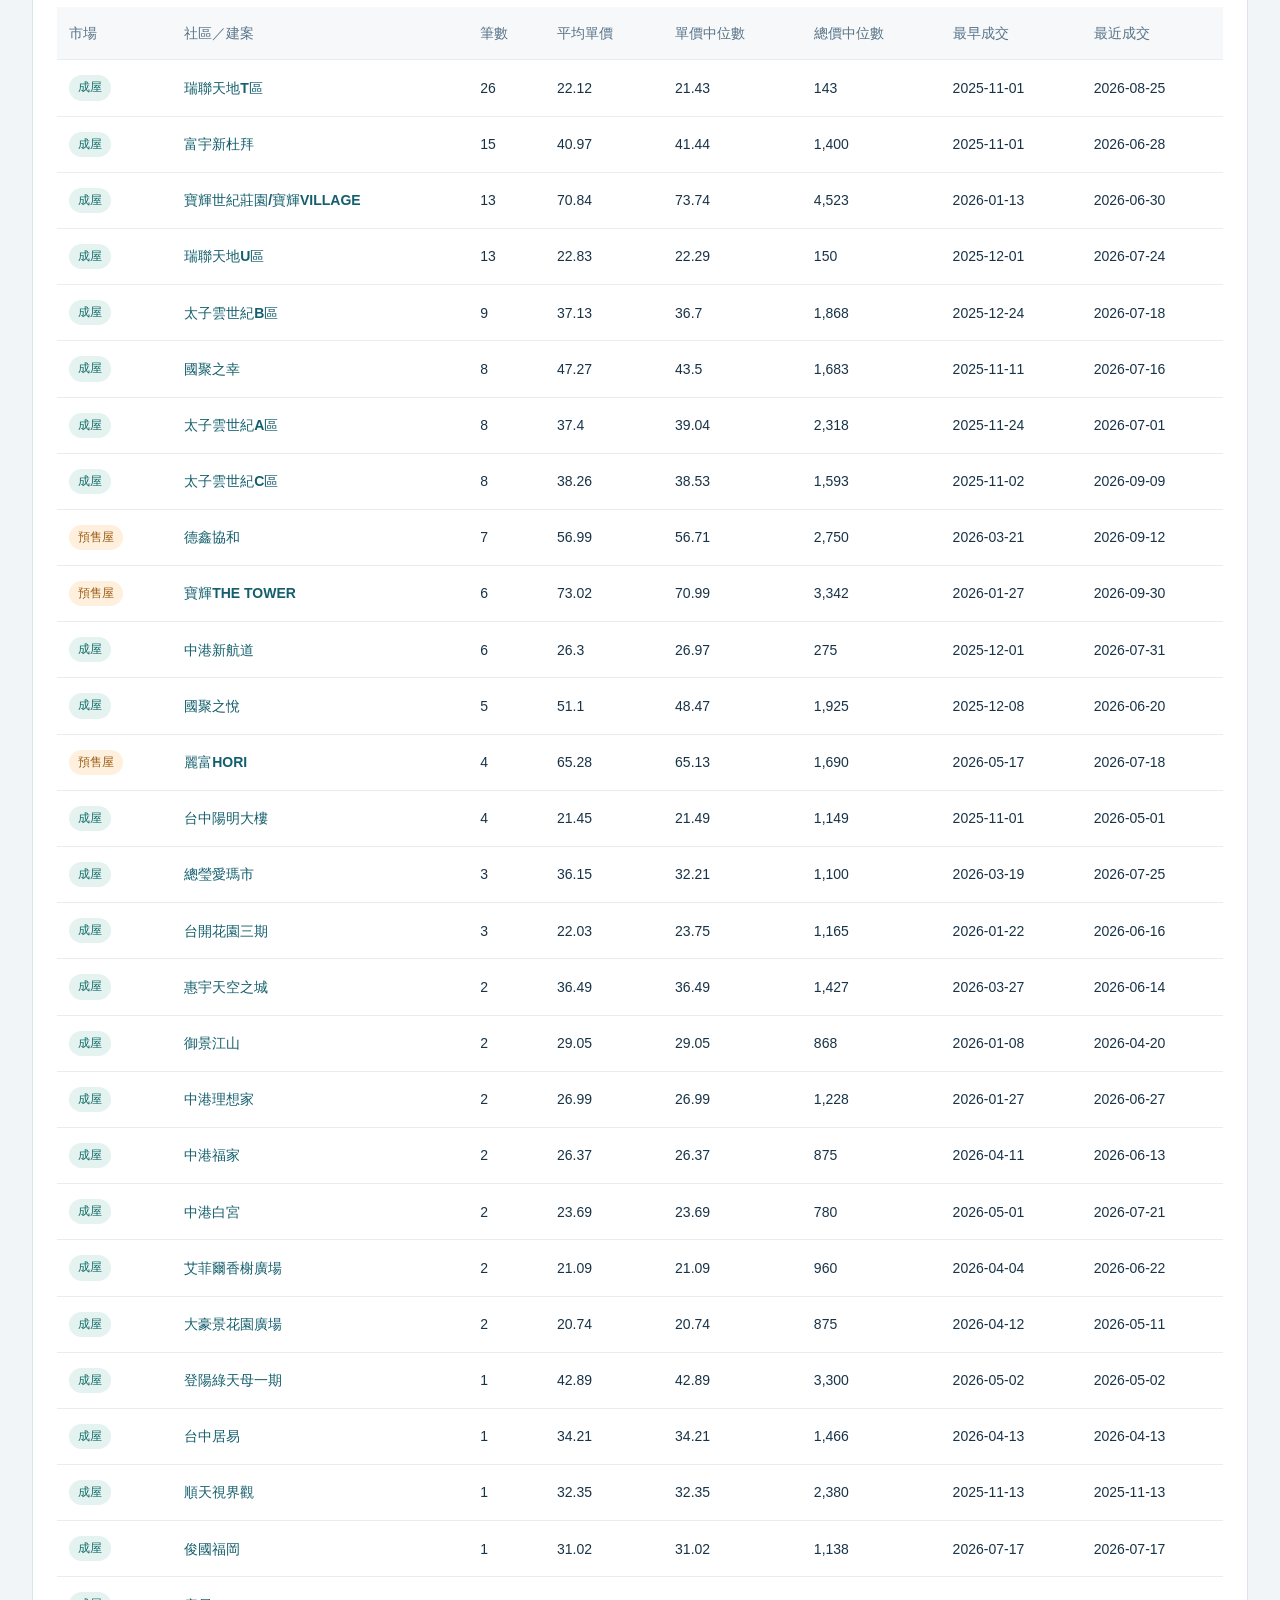
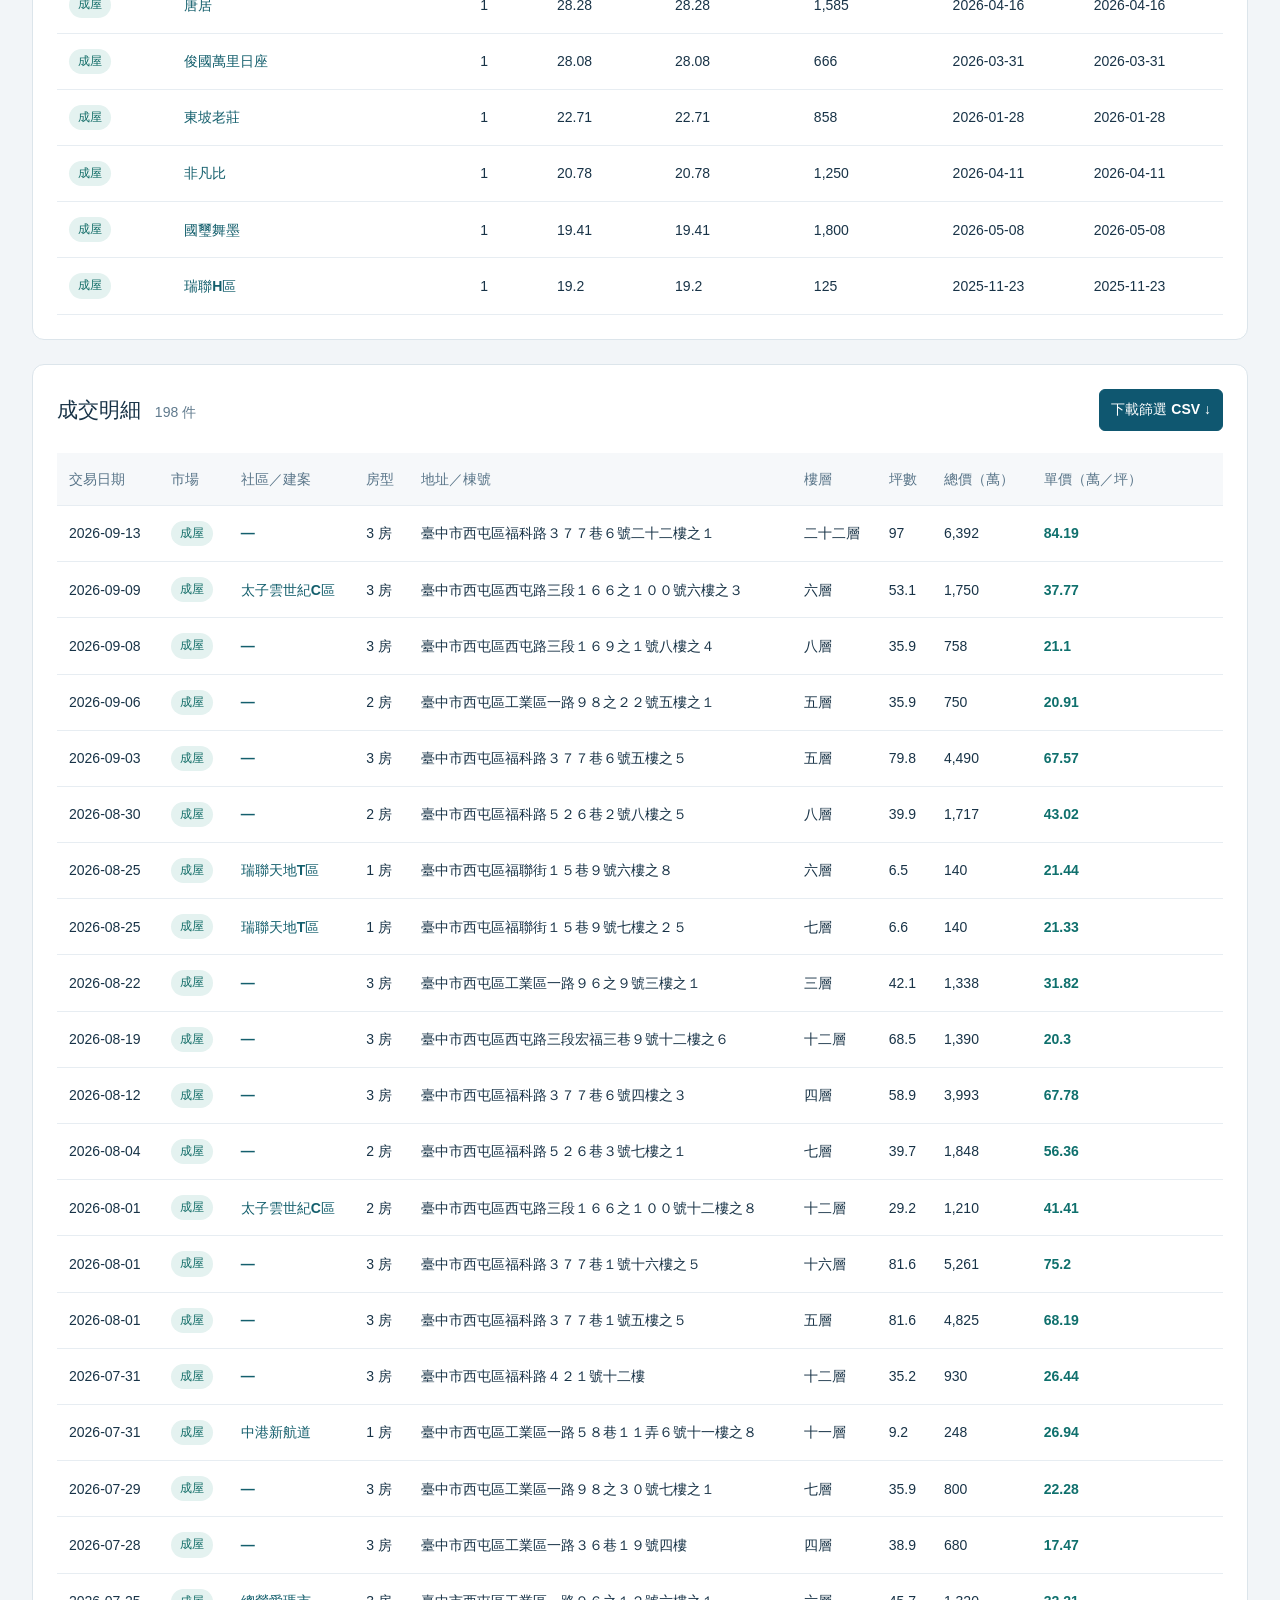
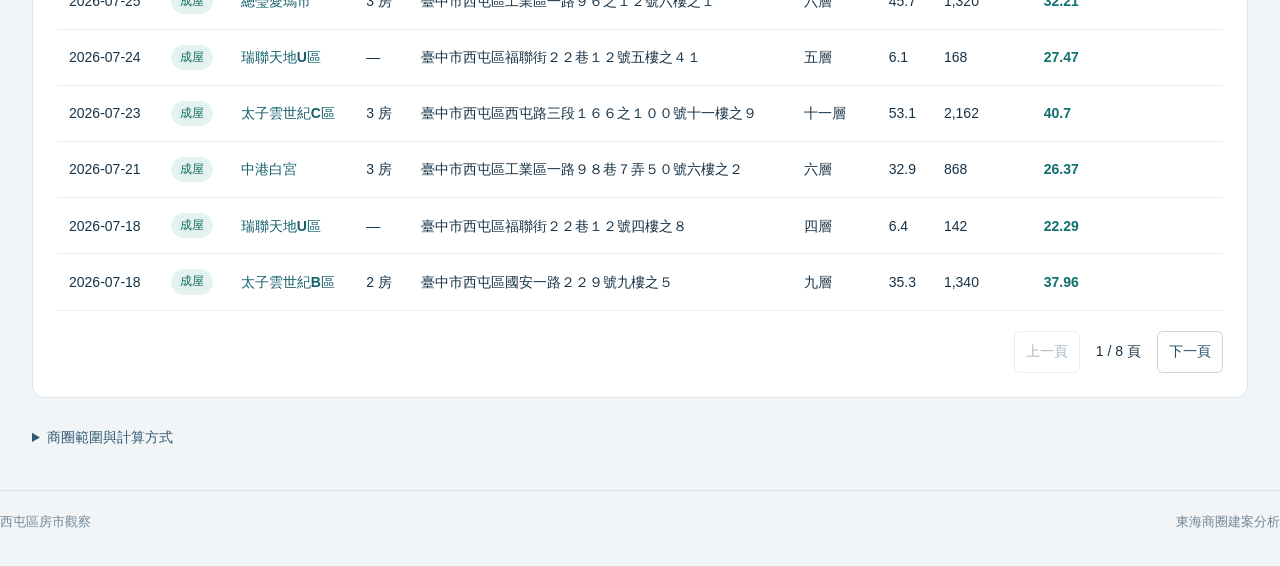
<file: public/donghai.html>
<!doctype html><html lang="zh-Hant"><head><meta charset="utf-8"><meta name="viewport" content="width=device-width,initial-scale=1"><title>東海商圈建案分析｜台中西屯區</title><meta name="description" content="台中西屯區東海商圈成屋社區與預售建案實價登錄分析。"><link rel="stylesheet" href="style.css"><link rel="stylesheet" href="projects.css"><link rel="stylesheet" href="donghai.css"></head>
<body><header><div class="brand">西屯<span>區</span>房市觀察 <small>TAICHUNG XITUN</small></div><span class="tag">東海商圈 · 建案分析</span></header><main>
<nav class="district-nav" aria-label="地區選擇"><a href="index.html">台南市東區</a><a href="yongkang.html">台南市永康區</a><a href="xitun.html" aria-current="page">台中市西屯區</a></nav>
<nav class="market-nav" aria-label="交易市場"><a href="xitun.html">成屋買賣 · 2025.11 起</a><a href="xitun-presale.html">預售屋 · 2026.01 起</a><a href="donghai.html" aria-current="page">東海商圈建案分析</a></nav>
<div class="intro"><div><p class="eyebrow">DONGHAI MARKET AREA</p><h1>東海商圈建案分析</h1><p>成屋社區與預售建案分開比較，也可合併查看商圈成交。</p></div><div class="updated" id="updated">正在載入資料…</div></div>
<p class="hint schedule-note">更新排程：每月 1、11、21 日中午 12:30（台灣時間）。本頁隨西屯區成屋與預售屋資料同步更新。</p>
<section class="filters donghai-filters"><label>市場<select id="market"><option value="">成屋＋預售屋</option><option value="成屋">成屋</option><option value="預售屋">預售屋</option></select></label><label>社區／建案<select id="project"><option value="">全部社區／建案</option></select></label><label>交易月份<select id="month"><option value="">全部月份</option></select></label><button id="reset" class="secondary">清除條件</button></section>
<section class="metrics"><article><span>成交件數</span><strong id="count">—</strong><small>符合目前篩選</small></article><article><span>每坪單價中位數</span><strong id="unit">—</strong><small>萬元／坪</small></article><article><span>成交總價中位數</span><strong id="total">—</strong><small>萬元 · 含車位</small></article><article><span>社區／建案數</span><strong id="project-count">—</strong><small>有名稱的成交</small></article></section>
<section class="panel three-room-panel"><div class="section-title"><div><p class="eyebrow">THREE-BEDROOM FOCUS</p><h2>三房總價 × 屋齡分析</h2></div></div><p class="hint price-note">總價包含車位。依目前三房成交分布，以 1,350 萬與 2,800 萬為切點；預售屋沒有屋齡，獨立列示。所有數字會跟著上方市場、社區與月份篩選。</p><div id="three-price-cards" class="three-price-cards"></div><div class="comparison three-comparison"><section><h3>屋齡與總價交叉</h3><div class="table-wrap"><table><thead><tr><th>屋齡</th><th>筆數</th><th>≤1,350萬</th><th>1,350–2,800萬</th><th>&gt;2,800萬</th><th>總價中位數</th></tr></thead><tbody id="three-age-groups"></tbody></table></div></section><section><h3>太子雲世紀 A／B／C</h3><div class="table-wrap"><table><thead><tr><th>分區</th><th>筆數</th><th>屋齡</th><th>總價範圍</th><th>總價中位數</th><th>單價中位數</th></tr></thead><tbody id="taizi-groups"></tbody></table></div></section></div><h3 class="subheading">各社區／建案三房分布</h3><div class="table-wrap"><table class="room-price-table"><thead><tr><th>市場</th><th>社區／建案</th><th>≤1,350萬</th><th>1,350–2,800萬</th><th>&gt;2,800萬</th><th>合計</th><th>成屋中位屋齡</th><th>總價中位數</th></tr></thead><tbody id="three-project-groups"></tbody></table></div></section>
<section class="panel"><div class="section-title"><div><p class="eyebrow">MONTHLY TREND</p><h2>每月單價中位數</h2></div><span class="trend-legend"><i class="sale-dot"></i>成屋 <i class="presale-dot"></i>預售屋</span></div><div id="trend" class="sale-trend"></div><p class="hint">各月依官方單價取中位數；沒有成交的月份留空。不同社區、房型與樓層組成會影響月價。</p></section>
<section class="panel"><div class="section-title"><div><p class="eyebrow">PROJECTS</p><h2>社區／建案成交比較</h2></div></div><div class="table-wrap"><table><thead><tr><th>市場</th><th>社區／建案</th><th>筆數</th><th>平均單價</th><th>單價中位數</th><th>總價中位數</th><th>最早成交</th><th>最近成交</th></tr></thead><tbody id="groups"></tbody></table></div></section>
<section class="panel"><div class="section-title"><h2>成交明細 <small id="result-count"></small></h2><button id="export">下載篩選 CSV ↓</button></div><div class="table-wrap"><table><thead><tr><th>交易日期</th><th>市場</th><th>社區／建案</th><th>房型</th><th>地址／棟號</th><th>樓層</th><th>坪數</th><th>總價（萬）</th><th>單價（萬／坪）</th></tr></thead><tbody id="details"></tbody></table></div><div class="pagination"><button id="prev" class="secondary">上一頁</button><span id="page"></span><button id="next" class="secondary">下一頁</button></div></section>
<details class="method"><summary>商圈範圍與計算方式</summary><p>來源為內政部不動產實價登錄。本頁以已確認的東海商圈社區與預售建案名稱標註，並補充工業區一路、福科路、福雅路、西屯路三段、國際街與台灣大道四段等鄰近地址。商圈沒有法定邊界，名稱缺漏或道路跨區可能造成少收或多收，請搭配地址明細判讀。</p><p>成屋與預售屋的產品、屋齡及申報時點不同，分列數據較適合比較；合併數字僅供檢視全部樣本。單價採官方單價換算，總價及坪數包含車位。</p></details>
</main><footer>西屯區房市觀察 <span>東海商圈建案分析</span></footer><script src="xitun-data.js?v=20260929-1"></script><script src="xitun-presale-data.js?v=20260929-1"></script><script src="donghai.js?v=20260929-1"></script></body></html>
</file>
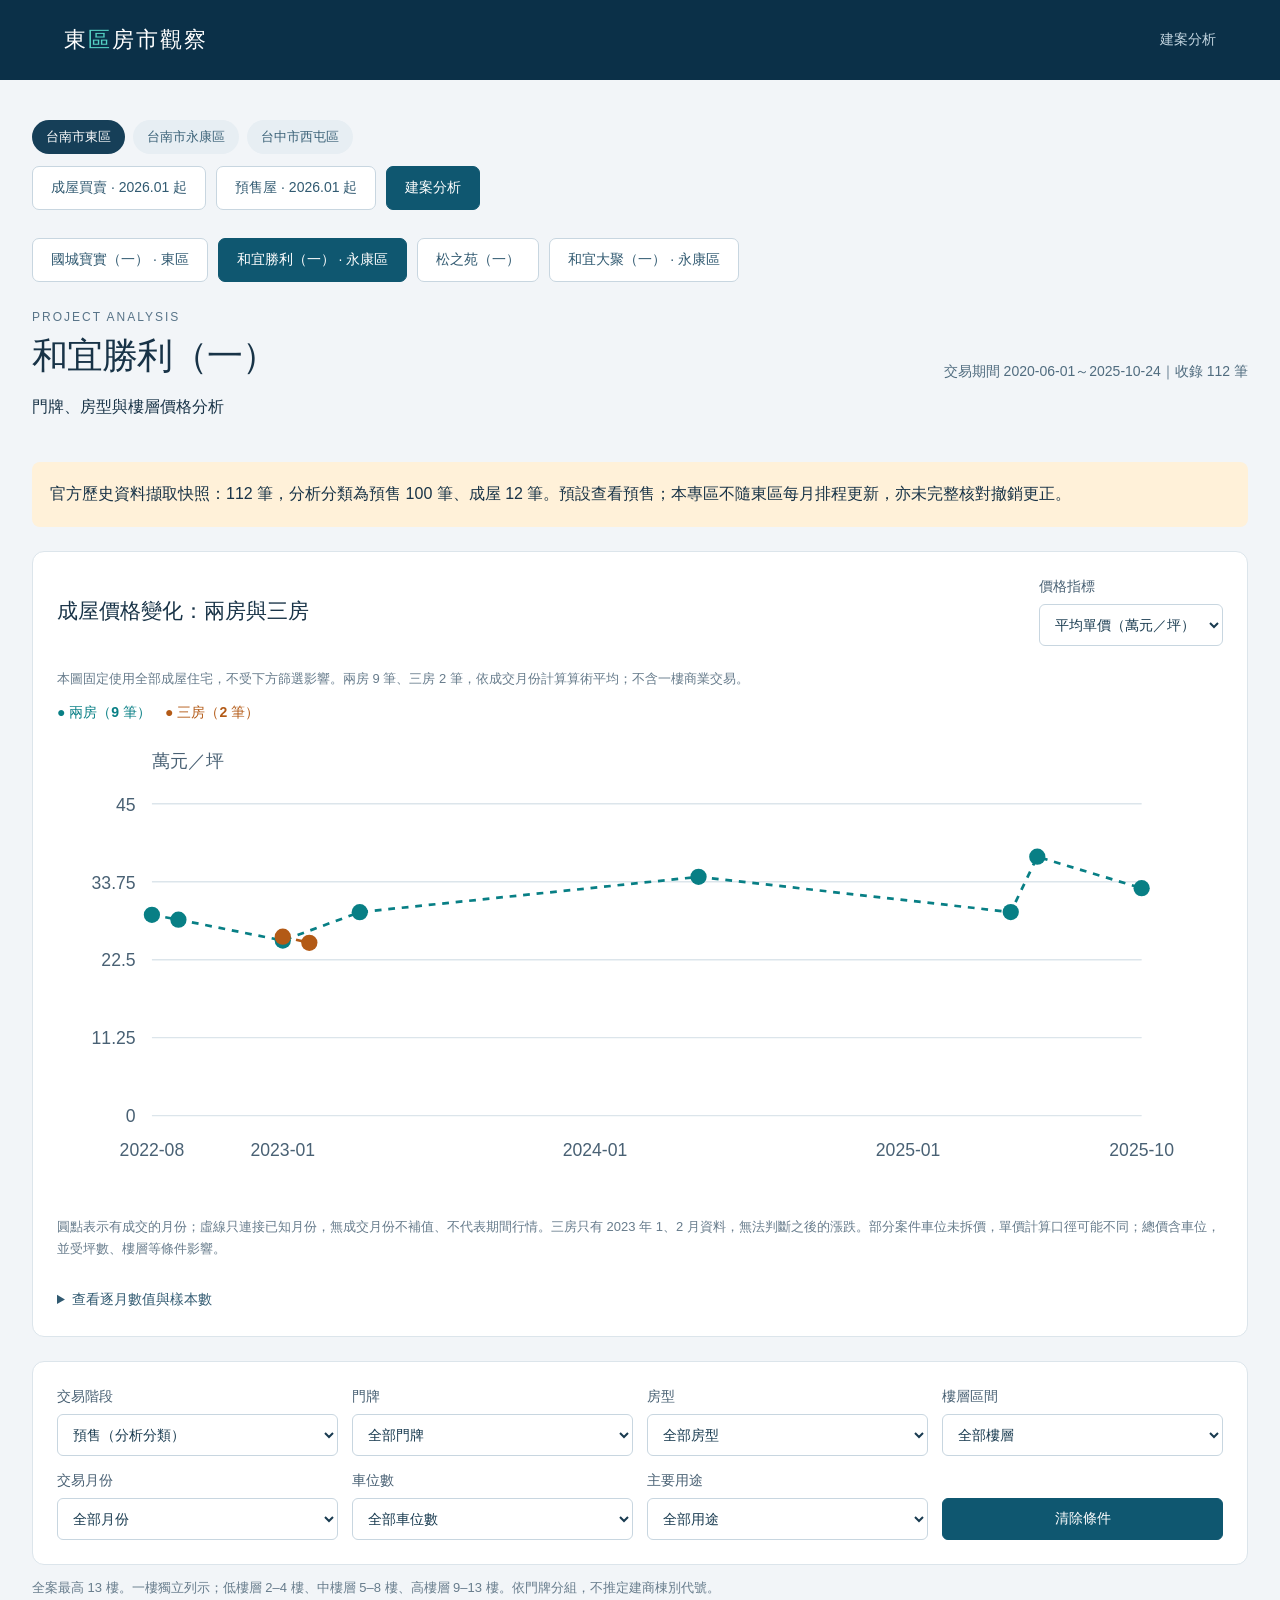
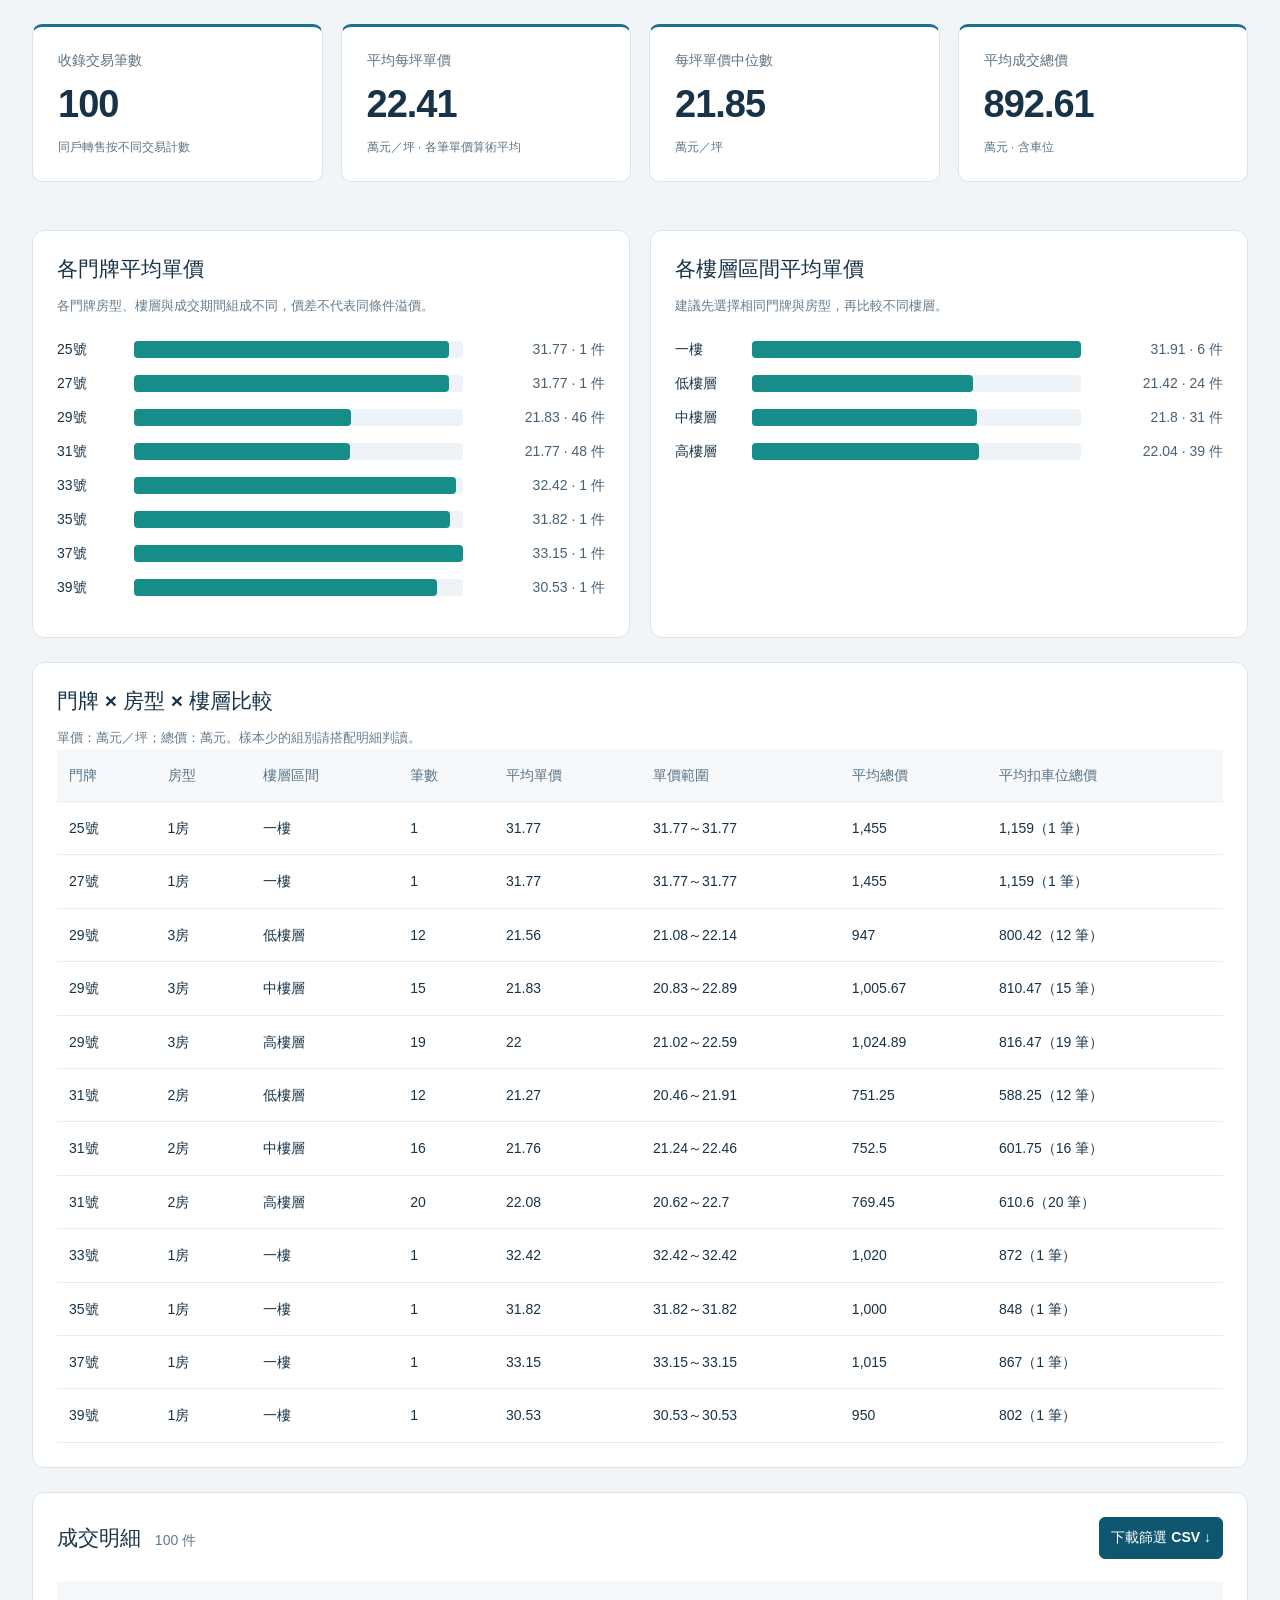
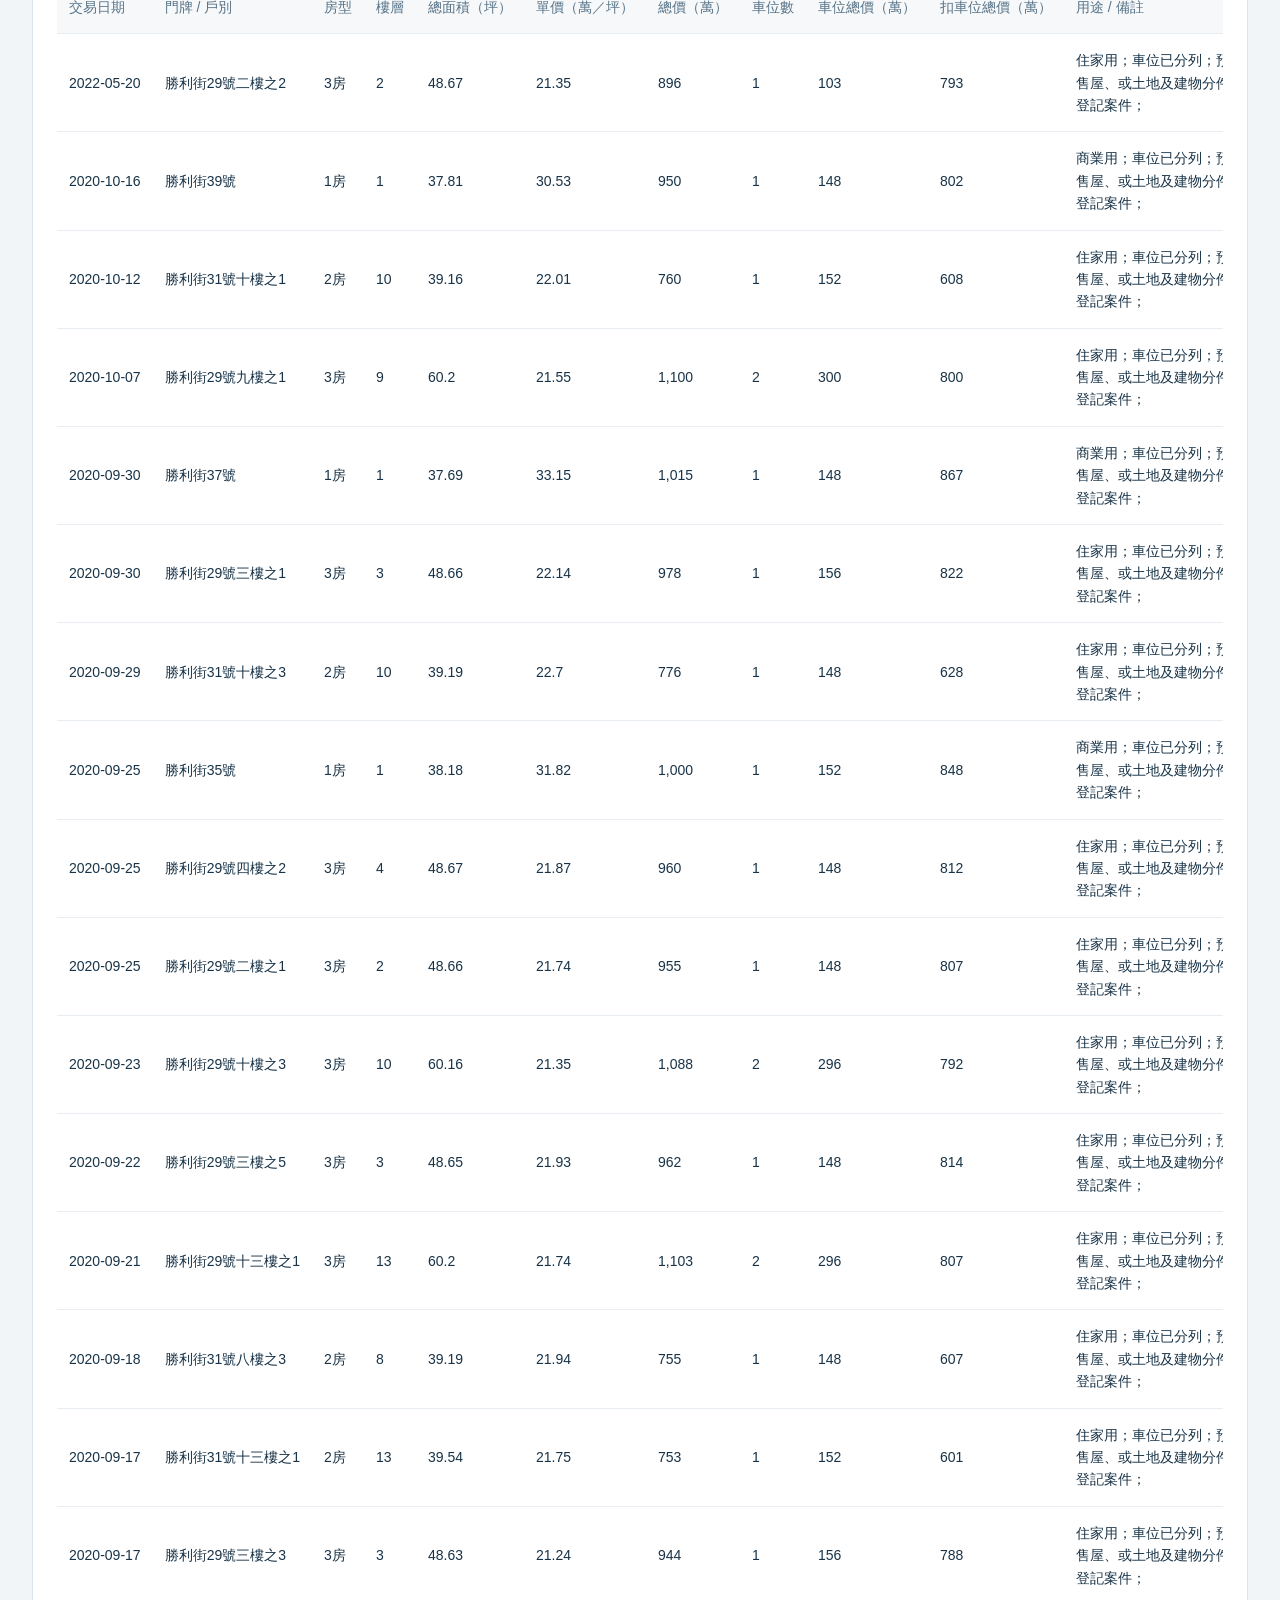
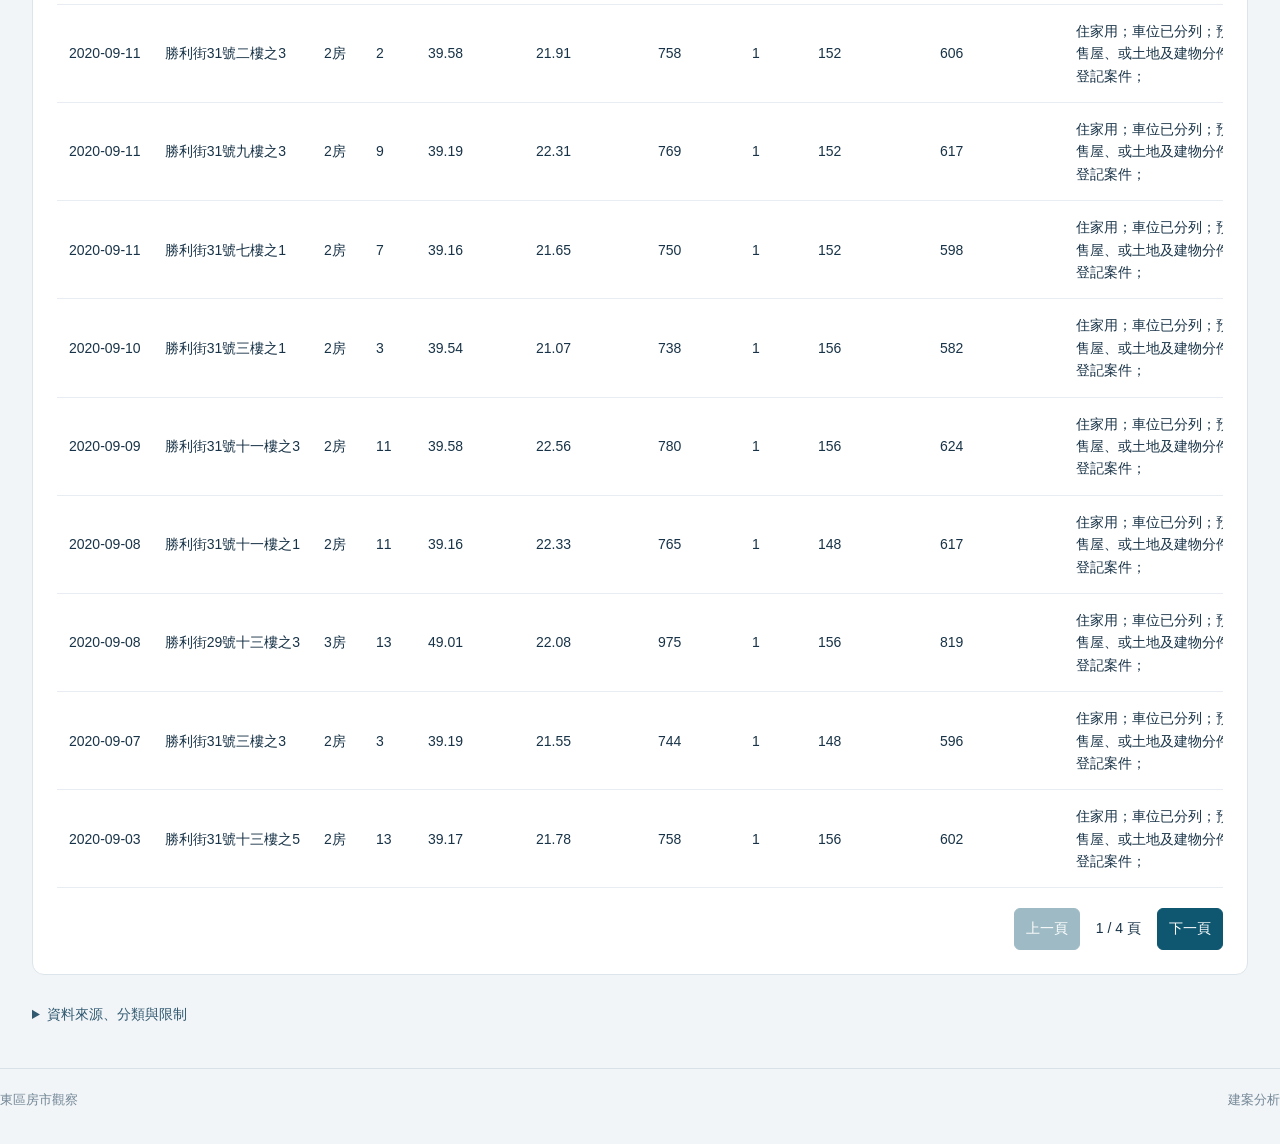
<file: public/heyi.html>
<!doctype html>
<html lang="zh-Hant"><head><meta charset="utf-8"><meta name="viewport" content="width=device-width,initial-scale=1"><title>和宜勝利（一）建案分析｜房市觀察</title><link rel="stylesheet" href="style.css"><link rel="stylesheet" href="projects.css"></head>
<body><header><div class="brand">東<span>區</span>房市觀察</div><span class="tag">建案分析</span></header><main><nav class="district-nav" aria-label="地區選擇"><a href="index.html" aria-current="page">台南市東區</a><a href="yongkang.html">台南市永康區</a><a href="xitun.html">台中市西屯區</a></nav>
<nav class="market-nav" aria-label="交易市場"><a href="index.html">成屋買賣 · 2026.01 起</a><a href="presale.html">預售屋 · 2026.01 起</a><a href="projects.html" aria-current="page">建案分析</a></nav>
<nav class="market-nav" aria-label="建案選擇"><a href="projects.html">國城寶實（一） · 東區</a><a href="heyi.html" aria-current="page">和宜勝利（一） · 永康區</a><a href="songzhiyuan.html">松之苑（一）</a><a href="daju.html">和宜大聚（一） · 永康區</a></nav><div class="intro"><div><p class="eyebrow">PROJECT ANALYSIS</p><h1>和宜勝利（一）</h1><p>門牌、房型與樓層價格分析</p></div><div id="source-info" class="updated"></div></div>
<p class="notice">官方歷史資料擷取快照：112 筆，分析分類為預售 100 筆、成屋 12 筆。預設查看預售；本專區不隨東區每月排程更新，亦未完整核對撤銷更正。</p>
<section class="panel" aria-labelledby="trend-title"><div class="section-title"><h2 id="trend-title">成屋價格變化：兩房與三房</h2><label>價格指標<select id="trend-metric"><option value="unit">平均單價（萬元／坪）</option><option value="total">平均總價（萬元）</option></select></label></div><p class="hint">本圖固定使用全部成屋住宅，不受下方篩選影響。兩房 9 筆、三房 2 筆，依成交月份計算算術平均；不含一樓商業交易。</p><p class="trend-key"><span style="color:#087f85">● 兩房（9 筆）</span>　<span style="color:#b35a16">● 三房（2 筆）</span></p><div id="sale-trend" class="sale-trend"></div><p class="hint">圓點表示有成交的月份；虛線只連接已知月份，無成交月份不補值、不代表期間行情。三房只有 2023 年 1、2 月資料，無法判斷之後的漲跌。部分案件車位未拆價，單價計算口徑可能不同；總價含車位，並受坪數、樓層等條件影響。</p><details class="method"><summary>查看逐月數值與樣本數</summary><div class="table-wrap"><table><thead><tr><th>成交月份</th><th id="trend-value-2">兩房均價</th><th>兩房筆數</th><th id="trend-value-3">三房均價</th><th>三房筆數</th></tr></thead><tbody id="trend-rows"></tbody></table></div></details></section><section class="filters project-filters heyi-filters" aria-label="建案篩選"><label>交易階段<select id="phase"><option value="預售" selected>預售（分析分類）</option><option value="成屋">成屋</option></select></label><label>門牌<select id="tower"><option value="">全部門牌</option></select></label><label>房型<select id="rooms"><option value="">全部房型</option></select></label><label>樓層區間<select id="band"><option value="">全部樓層</option><option>一樓</option><option>低樓層</option><option>中樓層</option><option>高樓層</option></select></label><label>交易月份<select id="month"><option value="">全部月份</option></select></label><label>車位數<select id="parkingCount"><option value="">全部車位數</option><option value="1">1 車位</option><option value="2">2 車位</option></select></label><label>主要用途<select id="use"><option value="">全部用途</option><option>住家用</option><option>商業用</option></select></label><button id="reset">清除條件</button></section>
<p class="hint">全案最高 13 樓。一樓獨立列示；低樓層 2–4 樓、中樓層 5–8 樓、高樓層 9–13 樓。依門牌分組，不推定建商棟別代號。</p>
<section class="metrics" aria-label="建案摘要"><article><span>收錄交易筆數</span><strong id="count">—</strong><small>同戶轉售按不同交易計數</small></article><article><span>平均每坪單價</span><strong id="average">—</strong><small>萬元／坪 · 各筆單價算術平均</small></article><article><span>每坪單價中位數</span><strong id="median">—</strong><small>萬元／坪</small></article><article><span>平均成交總價</span><strong id="total">—</strong><small>萬元 · 含車位</small></article></section>
<div class="comparison"><section class="panel"><h2>各門牌平均單價</h2><p class="hint">各門牌房型、樓層與成交期間組成不同，價差不代表同條件溢價。</p><div id="tower-chart" class="bars"></div></section><section class="panel"><h2>各樓層區間平均單價</h2><p class="hint">建議先選擇相同門牌與房型，再比較不同樓層。</p><div id="floor-chart" class="bars"></div></section></div>
<section class="panel"><h2>門牌 × 房型 × 樓層比較</h2><p class="hint">單價：萬元／坪；總價：萬元。樣本少的組別請搭配明細判讀。</p><div class="table-wrap"><table><thead><tr><th>門牌</th><th>房型</th><th>樓層區間</th><th>筆數</th><th>平均單價</th><th>單價範圍</th><th>平均總價</th><th>平均扣車位總價</th></tr></thead><tbody id="groups"></tbody></table></div></section>
<section class="panel"><div class="section-title"><h2>成交明細 <small id="result-count"></small></h2><button id="export">下載篩選 CSV ↓</button></div><div class="table-wrap"><table><thead><tr><th>交易日期</th><th>門牌 / 戶別</th><th>房型</th><th>樓層</th><th>總面積（坪）</th><th>單價（萬／坪）</th><th>總價（萬）</th><th>車位數</th><th>車位總價（萬）</th><th>扣車位總價（萬）</th><th>用途 / 備註</th></tr></thead><tbody id="details"></tbody></table></div><div class="pagination"><button id="prev">上一頁</button><span id="page"></span><button id="next">下一頁</button></div></section>
<details class="method"><summary>資料來源、分類與限制</summary><p id="source-note"></p><p>來源：<a href="https://plvr.land.moi.gov.tw/DownloadOpenData" target="_blank" rel="noopener">內政部實價登錄開放資料</a>。比對 2022–2025 年季度檔及已取得的 2026 年資料至 9 月 21 日發布批次。全部 112 筆均來自買賣檔（a），不是另外下載的預售申報檔（b）。</p><p>建築完成日 2022/05/24。成交早於完工、且備註含「預售屋、或土地及建物分件登記案件」的 100 筆歸為預售；完工後 12 筆歸為成屋，包含新成屋及轉售。這是分析分類，備註並非單一明確預售旗標。</p><p>按勝利街 29、31 號比對，另在交屋批次比對同竣工日，納入 25、27、33、35、37、39 號一樓交易。一樓門牌尚未全面重掃後續季度、2022 年前季度未全面掃描，且未核對完整撤銷更正清單，因此不保證涵蓋全部歷史交易。</p><p>單價沿用官方每平方公尺單價換算；車位拆價口徑不同，比較時請看明細。車位價或面積未分列時，車位價及扣車位總價顯示「—」，不視為零。扣車位均價僅計算有分列的案件，表中列出樣本數。保留全部備註，商業用及一樓可透過篩選分開觀察。</p></details>
</main><footer>東區房市觀察 <span>建案分析</span></footer><script src="heyi-data.js"></script><script src="heyi.js"></script><script src="heyi-trend.js"></script></body></html>
</file>
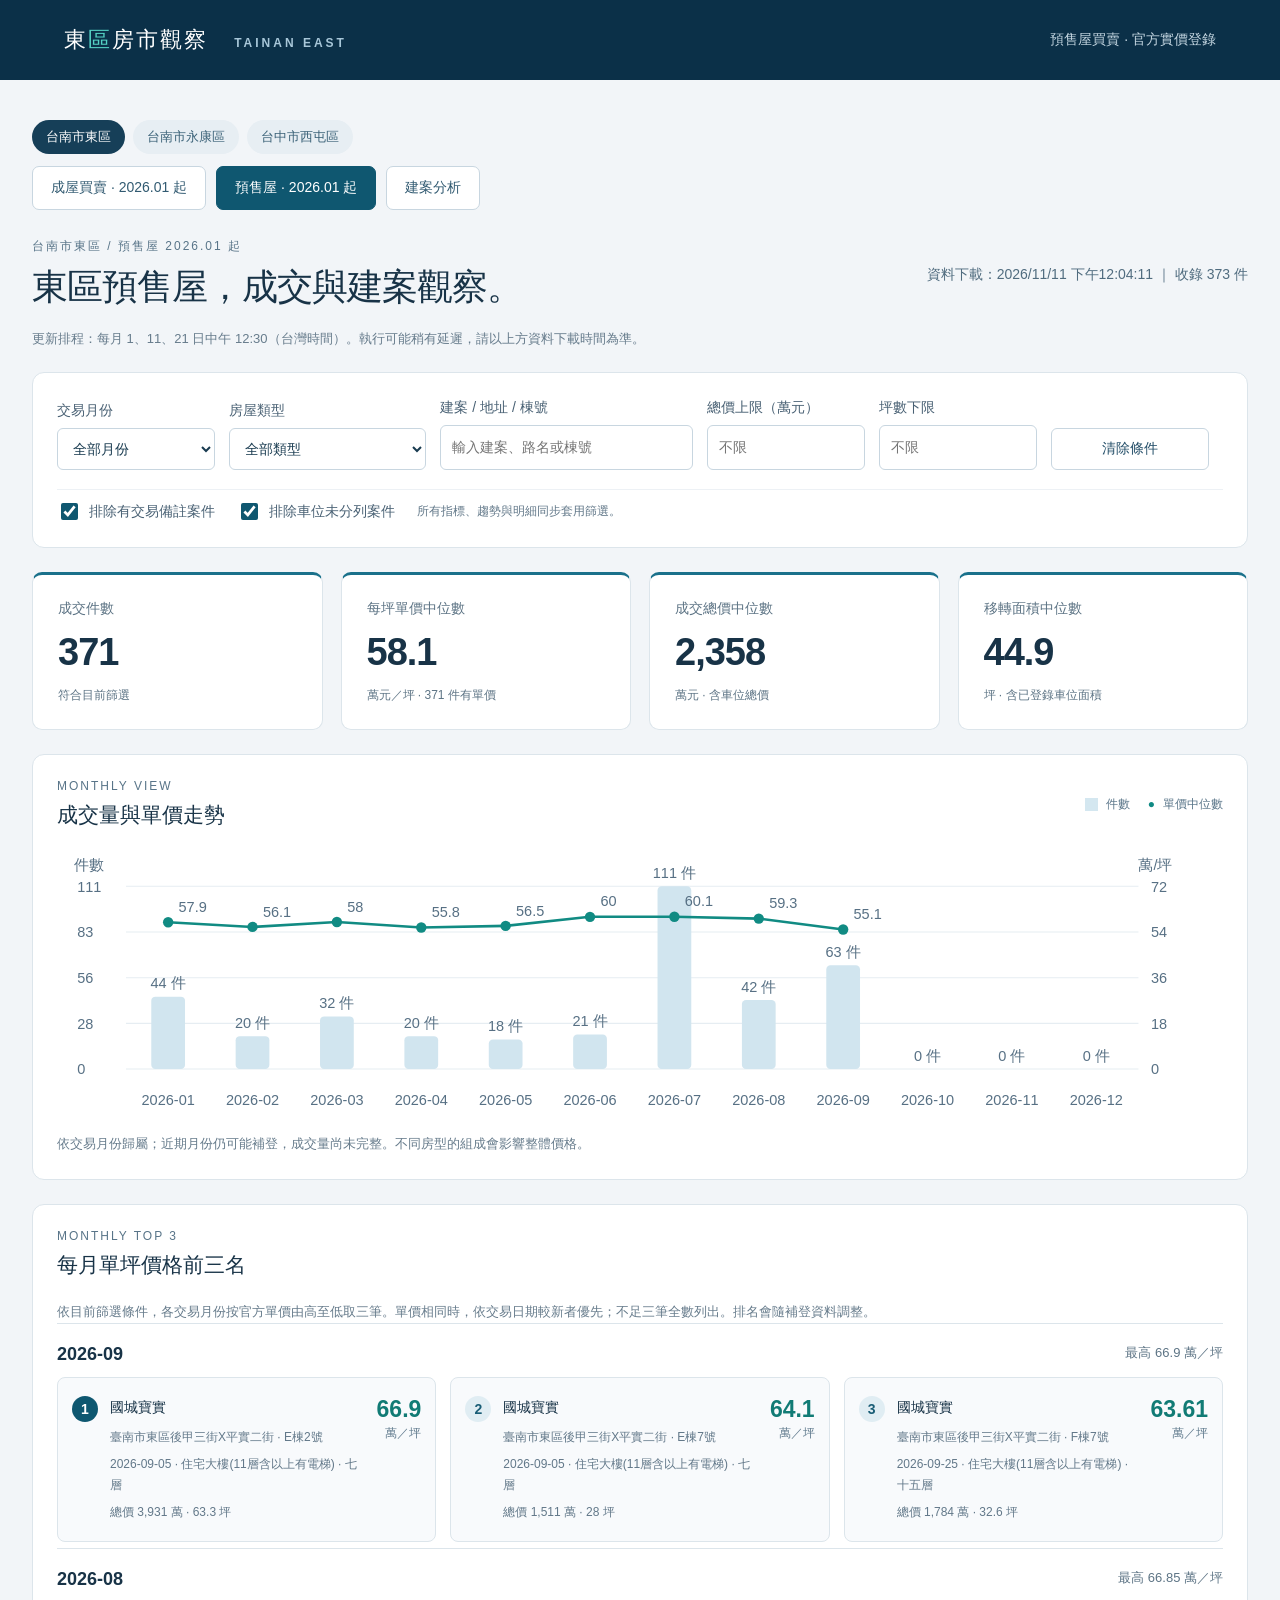
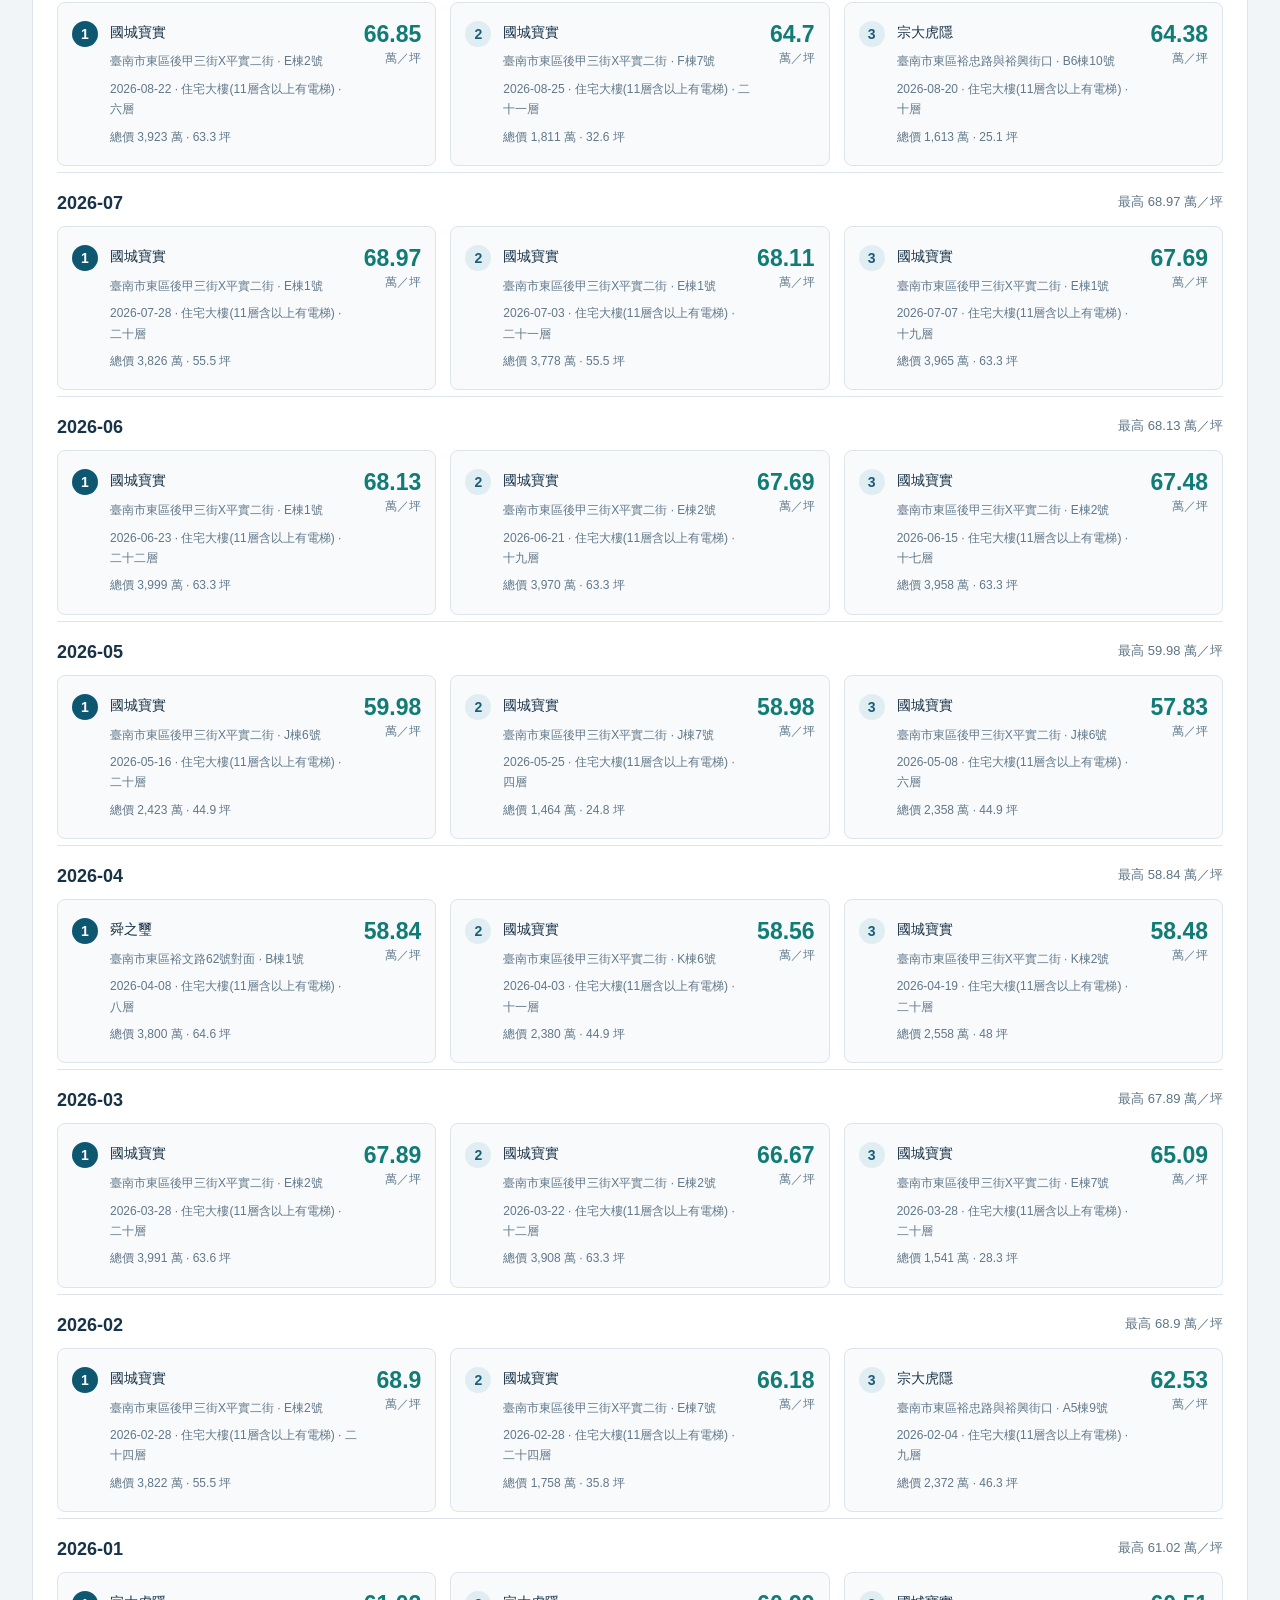
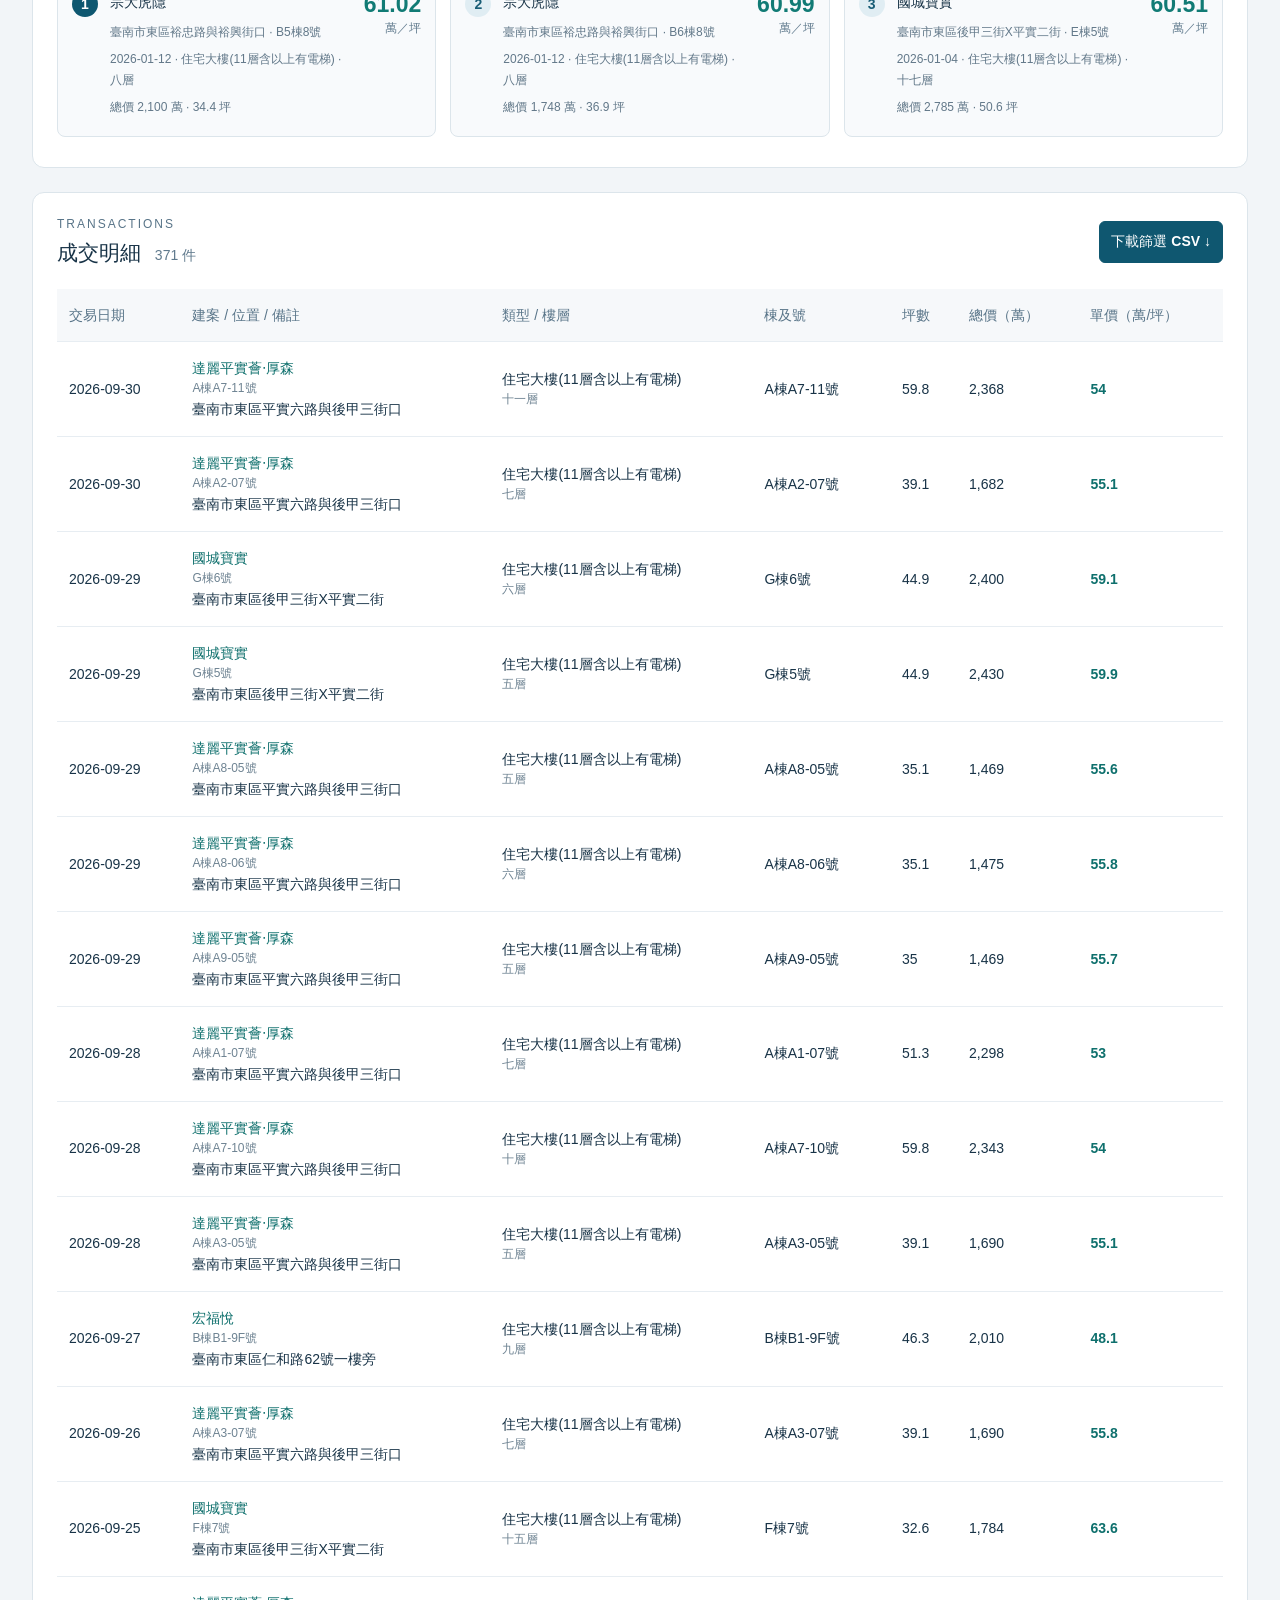
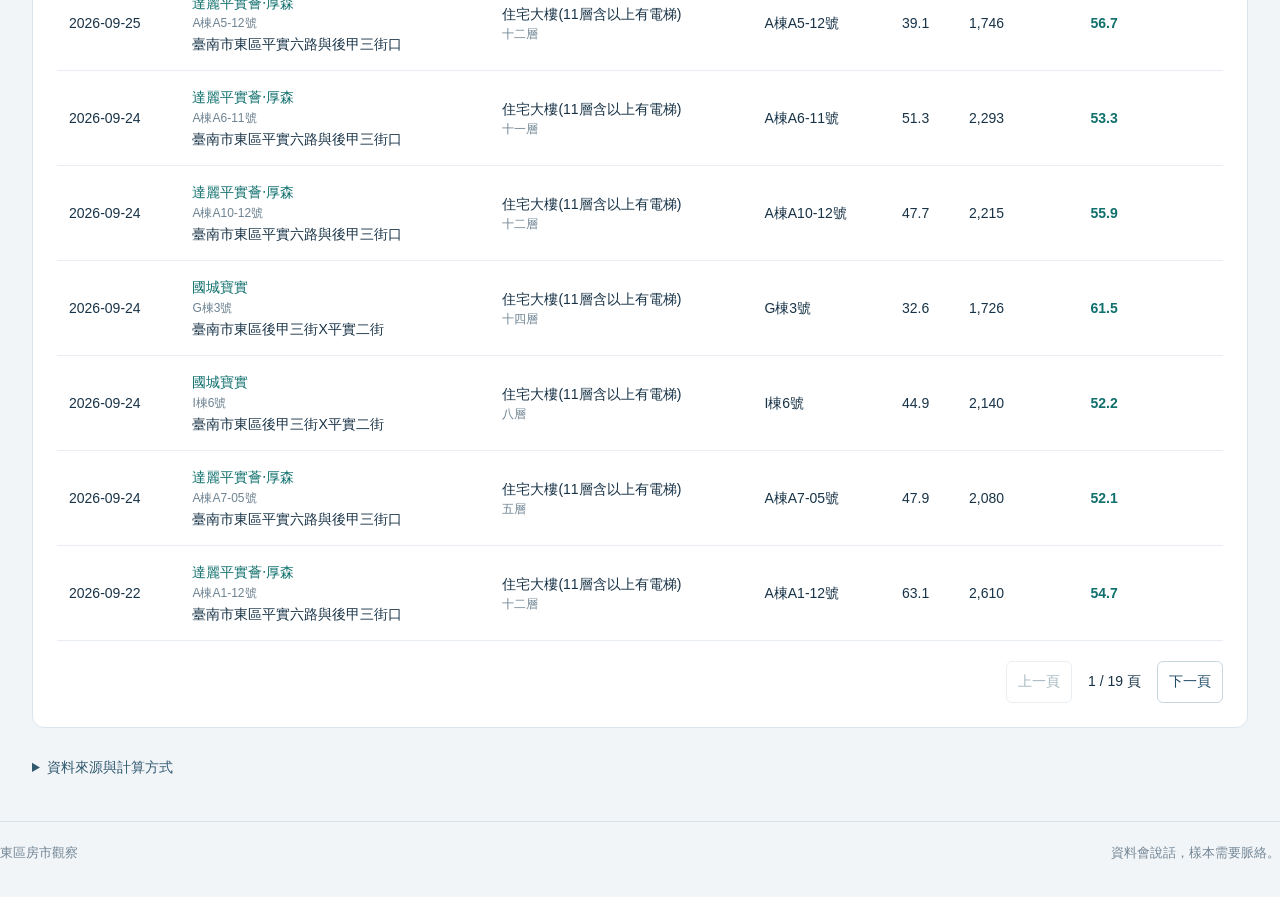
<file: public/presale.html>
<!doctype html>
<html lang="zh-Hant"><head><meta charset="utf-8"><meta name="viewport" content="width=device-width, initial-scale=1"><title>東區預售屋觀察｜台南實價分析</title><meta name="description" content="台南市東區，2026 年 1 月起預售屋成交與每月價格分析。"><link rel="icon" href="data:image/svg+xml,%3Csvg xmlns='http://www.w3.org/2000/svg' viewBox='0 0 32 32'%3E%3Crect width='32' height='32' rx='7' fill='%230e3e59'/%3E%3Cpath d='M6 17L16 8l10 9M10 15v11h12V15' fill='none' stroke='%23ffffff' stroke-width='3'/%3E%3C/svg%3E"><link rel="stylesheet" href="style.css"><link rel="stylesheet" href="ranking.css"></head>
<body><header><div class="brand">東<span>區</span>房市觀察 <small>TAINAN EAST</small></div><span class="tag">預售屋買賣 · 官方實價登錄</span></header>
<main><nav class="district-nav" aria-label="地區選擇"><a href="index.html" aria-current="page">台南市東區</a><a href="yongkang.html">台南市永康區</a><a href="xitun.html">台中市西屯區</a></nav><nav class="market-nav" aria-label="交易市場"><a href="index.html">成屋買賣 · 2026.01 起</a><a href="presale.html" aria-current="page">預售屋 · 2026.01 起</a><a href="projects.html">建案分析</a></nav><div class="intro"><div><p class="eyebrow">台南市東區 / 預售屋 2026.01 起</p><h1>東區預售屋，成交與建案觀察。</h1></div><div class="updated" id="updated">正在載入資料…</div></div><p class="hint" style="margin:-12px 0 22px">更新排程：每月 1、11、21 日中午 12:30（台灣時間）。執行可能稍有延遲，請以上方資料下載時間為準。</p>
<section class="filters" aria-label="成交篩選"><label>交易月份<select id="month"><option value="">全部月份</option></select></label><label>房屋類型<select id="type"><option value="">全部類型</option></select></label><label>建案 / 地址 / 棟號<input id="search" placeholder="輸入建案、路名或棟號"></label><label>總價上限（萬元）<input id="price" type="number" min="0" placeholder="不限"></label><label hidden>屋齡上限（年）<input id="age" type="number" min="0" placeholder="不限"></label><label>坪數下限<input id="area" type="number" min="0" placeholder="不限"></label><button id="reset" class="secondary">清除條件</button><div class="checks"><label><input id="notes" type="checkbox" checked> 排除有交易備註案件</label><label><input id="parking" type="checkbox" checked> 排除車位未分列案件</label><span>所有指標、趨勢與明細同步套用篩選。</span></div></section>
<p id="error" class="notice" hidden></p><section class="metrics" aria-label="成交摘要"><article><span>成交件數</span><strong id="count">—</strong><small>符合目前篩選</small></article><article><span>每坪單價中位數</span><strong id="unit">—</strong><small id="unitCount">萬元／坪 · 採官方單價</small></article><article><span>成交總價中位數</span><strong id="total">—</strong><small>萬元 · 含車位總價</small></article><article><span>移轉面積中位數</span><strong id="size">—</strong><small>坪 · 含已登錄車位面積</small></article></section>
<section class="panel"><div class="section-title"><div><p class="eyebrow">MONTHLY VIEW</p><h2>成交量與單價走勢</h2></div><span class="legend"><i></i> 件數 <b>●</b> 單價中位數</span></div><div id="chart" class="chart"></div><p class="hint">依交易月份歸屬；近期月份仍可能補登，成交量尚未完整。不同房型的組成會影響整體價格。</p></section>
<section class="panel" aria-labelledby="ranking-title"><div class="section-title"><div><p class="eyebrow">MONTHLY TOP 3</p><h2 id="ranking-title">每月單坪價格前三名</h2></div></div><p class="hint">依目前篩選條件，各交易月份按官方單價由高至低取三筆。單價相同時，依交易日期較新者優先；不足三筆全數列出。排名會隨補登資料調整。</p><div id="ranking"></div></section><section class="panel"><div class="section-title"><div><p class="eyebrow">TRANSACTIONS</p><h2>成交明細 <small id="resultCount"></small></h2></div><button id="export">下載篩選 CSV ↓</button></div><div class="table-wrap"><table><thead><tr><th>交易日期</th><th>建案 / 位置 / 備註</th><th>類型 / 樓層</th><th>棟及號</th><th>坪數</th><th>總價（萬）</th><th>單價（萬/坪）</th></tr></thead><tbody id="rows"></tbody></table></div><div class="pagination"><button id="prev" class="secondary">上一頁</button><span id="page"></span><button id="next" class="secondary">下一頁</button></div></section>
<details class="method"><summary>資料來源與計算方式</summary><p>來源：<a href="https://plvr.land.moi.gov.tw/DownloadOpenData" target="_blank" rel="noopener">內政部不動產成交案件實際資訊資料供應系統</a>。本網站為獨立整理，非官方網站。僅收錄臺南市東區、交易日期自 2026 年 1 月 1 日起的預售屋買賣案件，與成屋市場分開統計。建案名稱與棟號依官方原始欄位顯示；位置可能為地段、地號或基地位置，並非交屋後門牌。</p><p>1 坪＝3.305785 平方公尺。單價使用官方「單價元平方公尺」換算，不自行猜測車位拆價；缺少單價者不計入單價中位數。總價與移轉面積包含車位。預售屋尚未完工，不計算屋齡。已下載資料中標示解約者不列入統計。</p><p>預設排除任何有備註案件（範圍比特殊交易更廣）與車位價格／面積未同時分列的案件，可取消勾選查看全部。資料不足顯示「—」，不以 0 冒充價格。</p><p id="correction"></p><p>官方每月 1、11、21 日發布資料。請以上方資料下載時間確認資料新鮮度；最新月份仍可能補登。</p></details></main><footer>東區房市觀察 <span>資料會說話，樣本需要脈絡。</span></footer><script src="presale-data.js"></script><script src="ranking.js"></script><script src="app.js"></script></body></html>
</file>
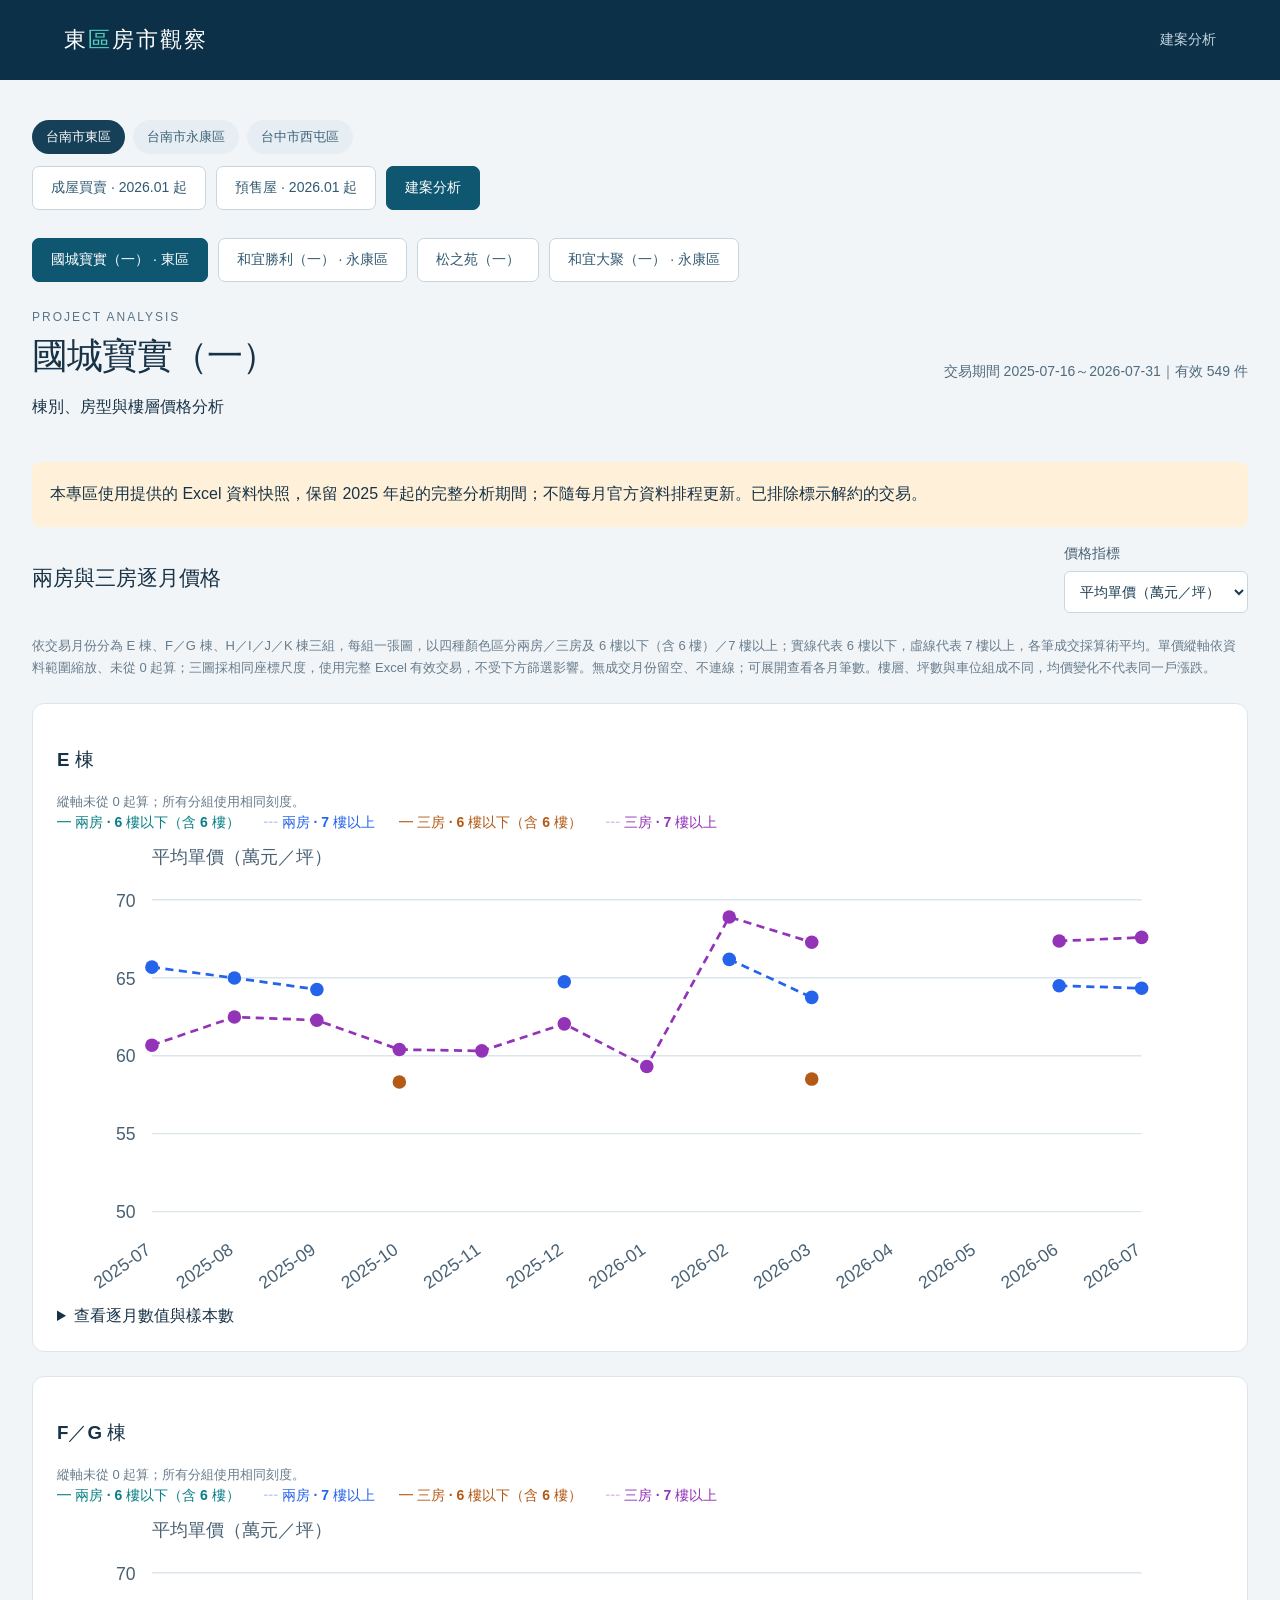
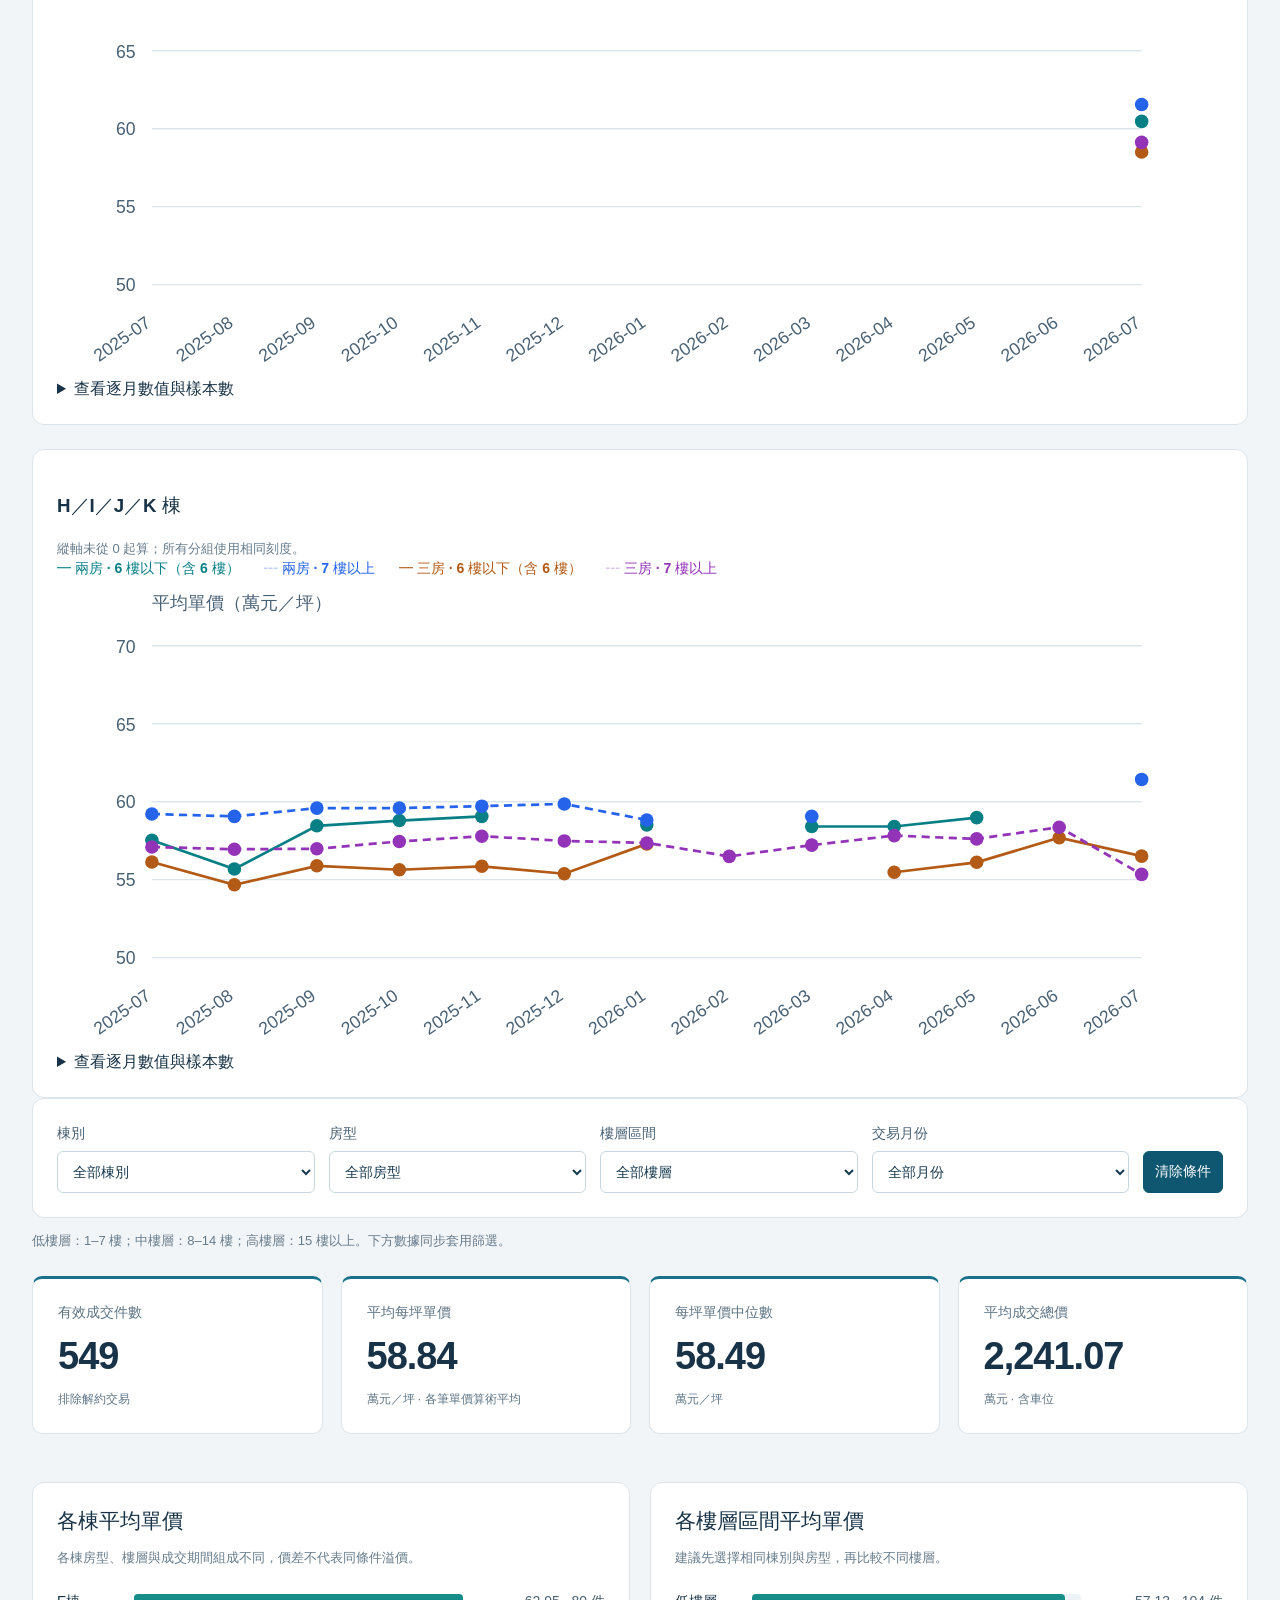
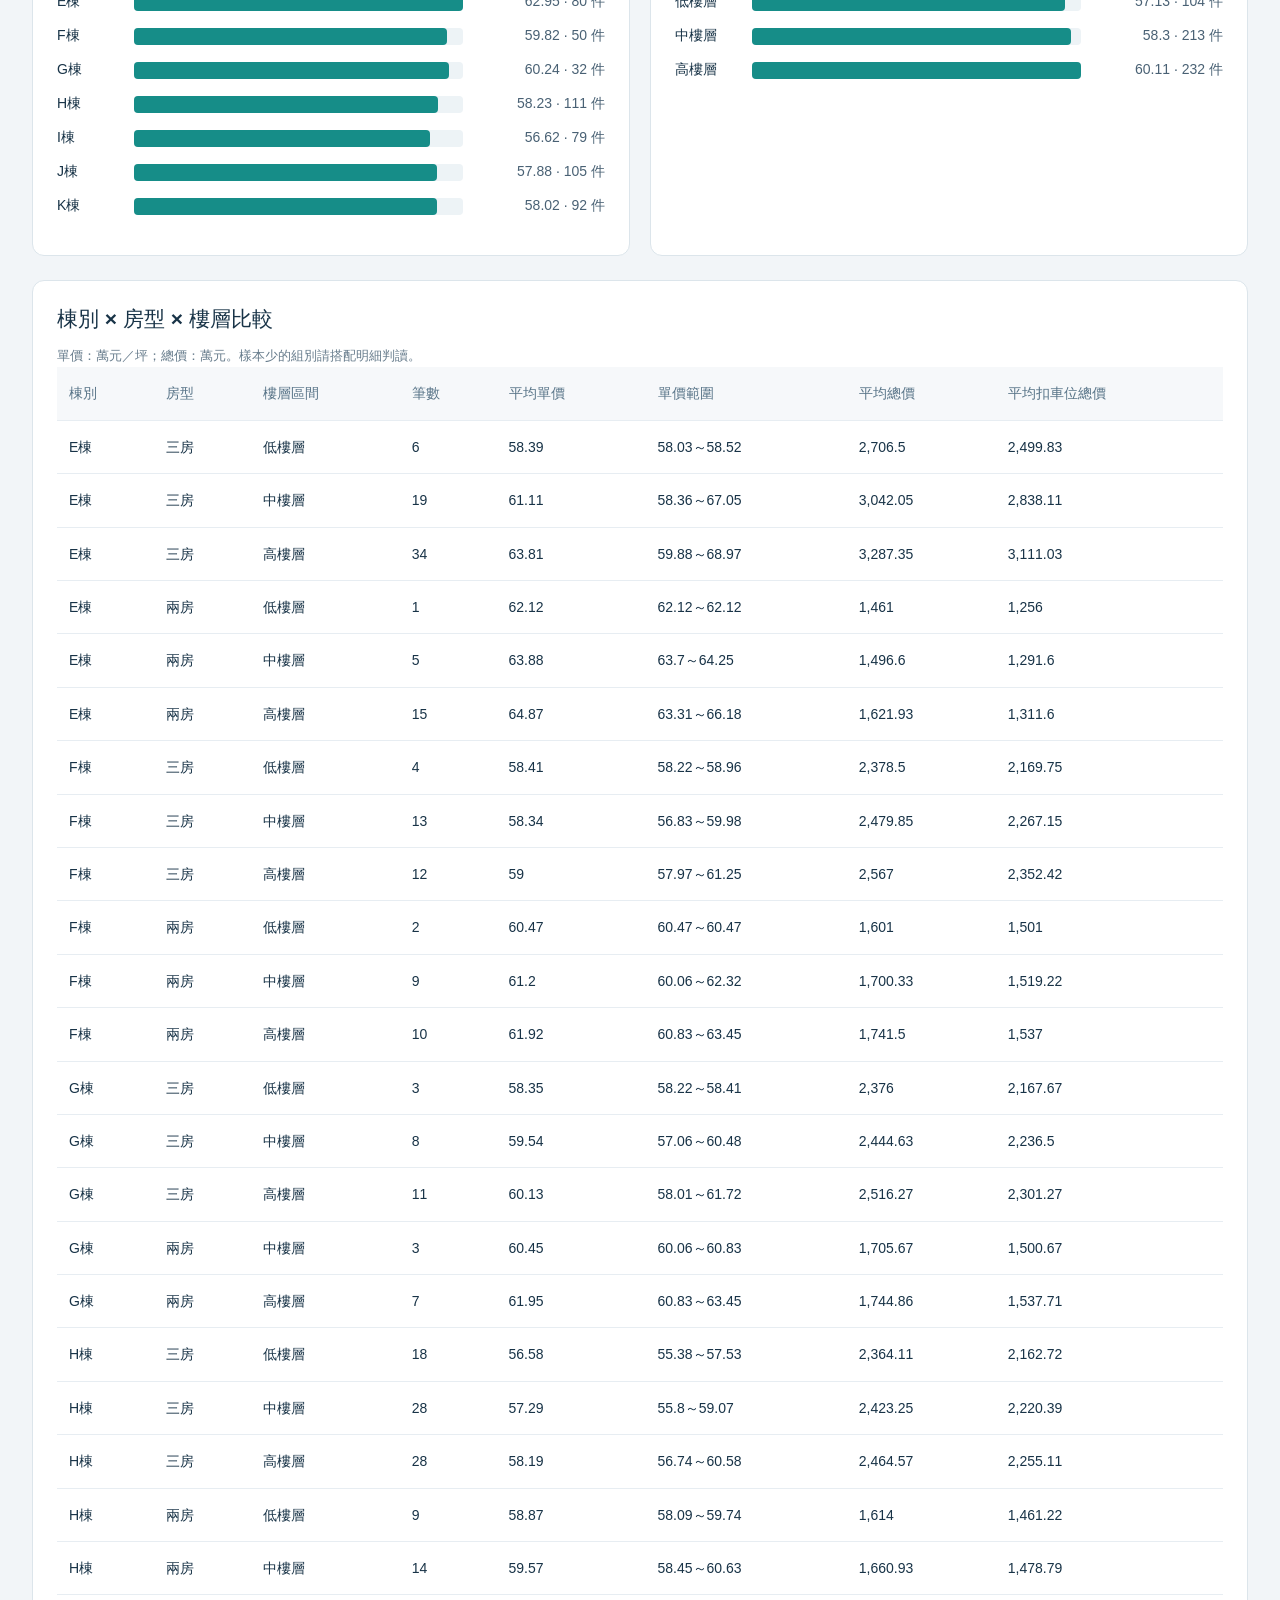
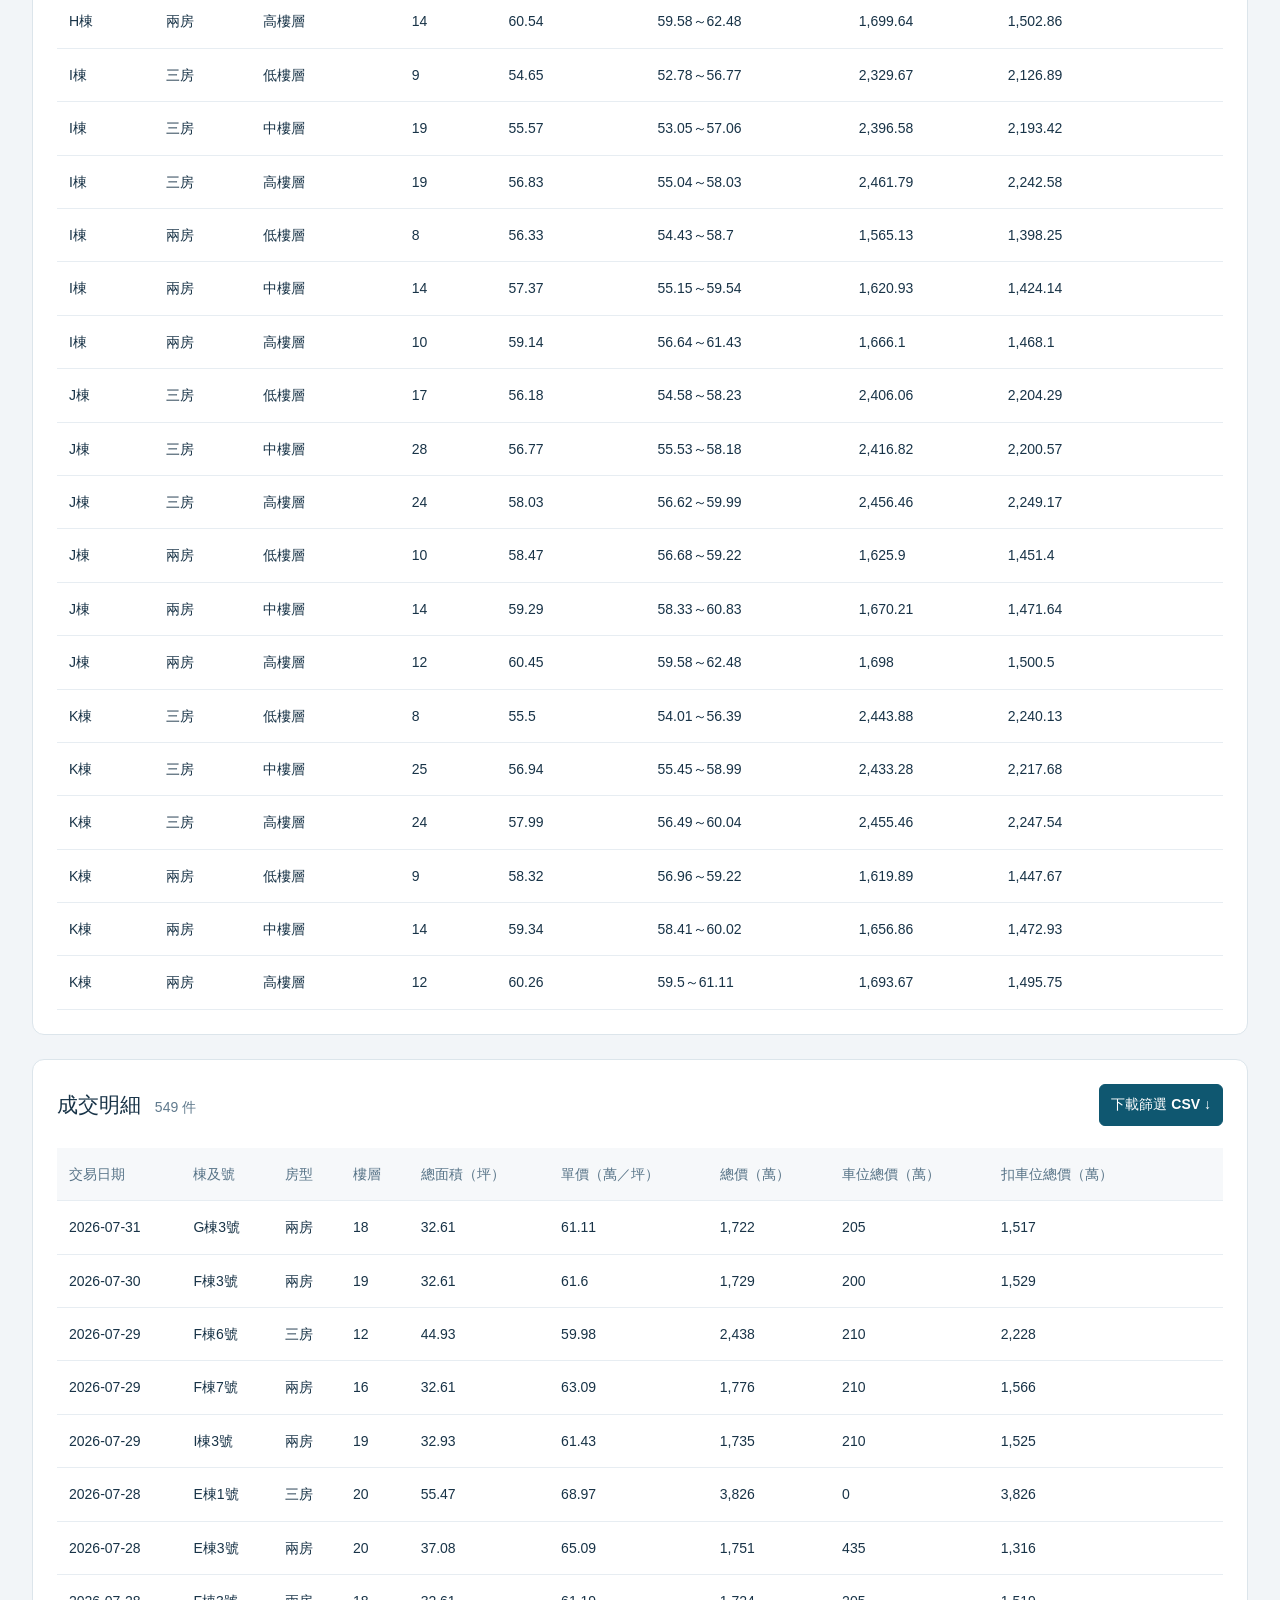
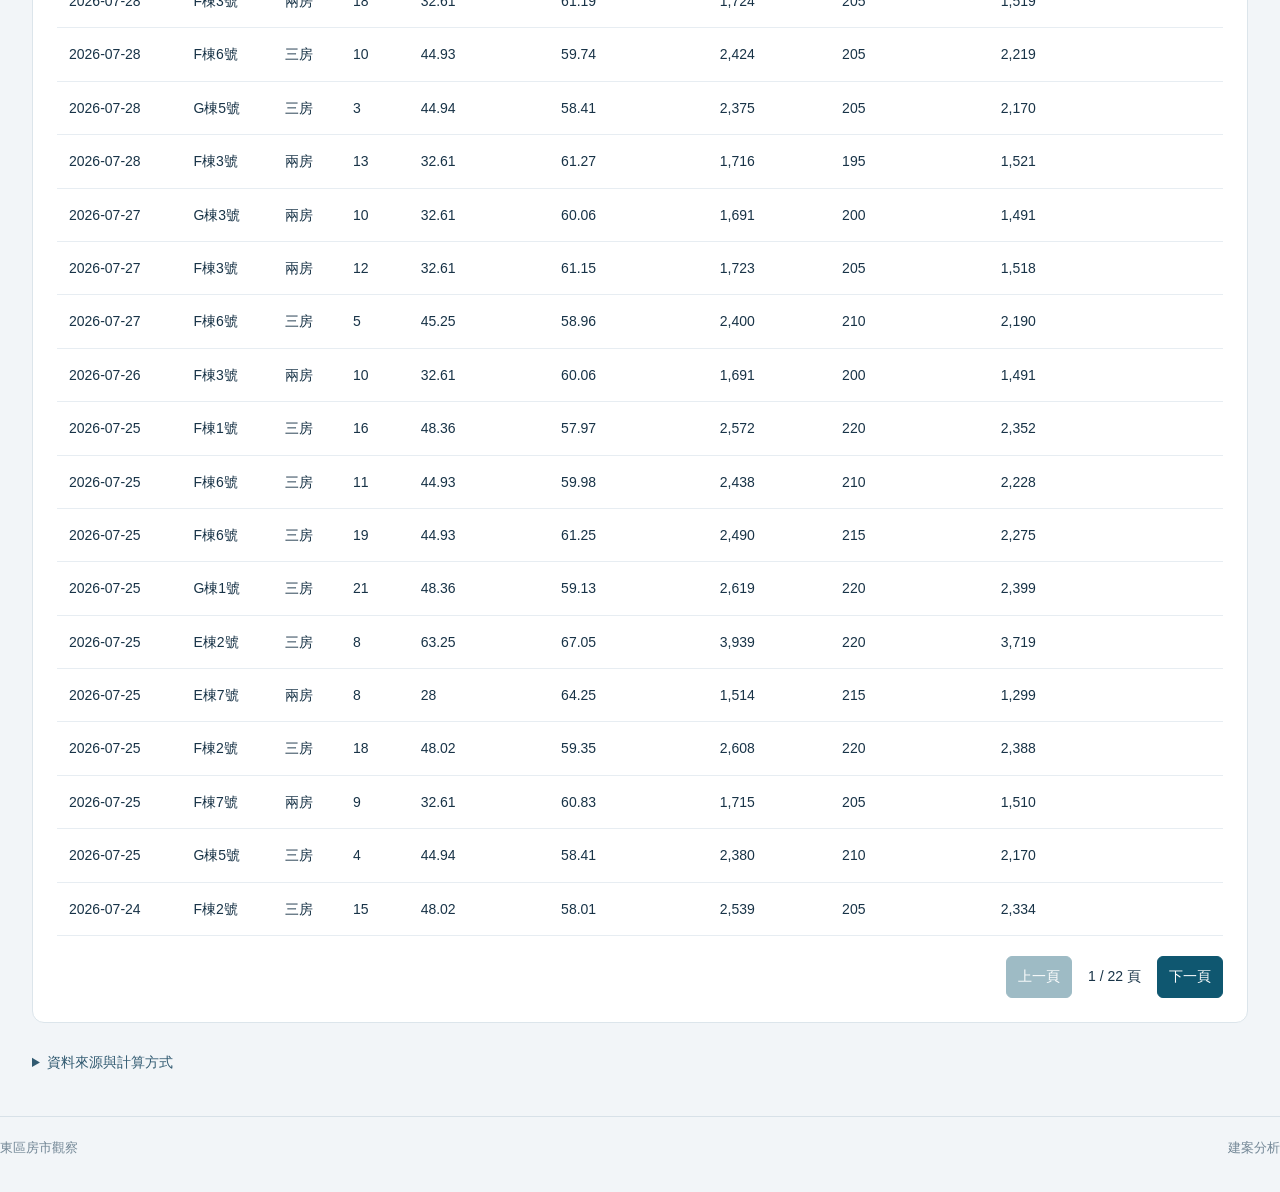
<file: public/projects.html>
<!doctype html>
<html lang="zh-Hant"><head><meta charset="utf-8"><meta name="viewport" content="width=device-width,initial-scale=1"><title>國城寶實（一）建案分析｜東區房市觀察</title><link rel="stylesheet" href="style.css"><link rel="stylesheet" href="projects.css"></head>
<body><header><div class="brand">東<span>區</span>房市觀察</div><span class="tag">建案分析</span></header><main><nav class="district-nav" aria-label="地區選擇"><a href="index.html" aria-current="page">台南市東區</a><a href="yongkang.html">台南市永康區</a><a href="xitun.html">台中市西屯區</a></nav>
<nav class="market-nav" aria-label="交易市場"><a href="index.html">成屋買賣 · 2026.01 起</a><a href="presale.html">預售屋 · 2026.01 起</a><a href="projects.html" aria-current="page">建案分析</a></nav>
<nav class="market-nav" aria-label="建案選擇"><a href="projects.html" aria-current="page">國城寶實（一） · 東區</a><a href="heyi.html">和宜勝利（一） · 永康區</a><a href="songzhiyuan.html">松之苑（一）</a><a href="daju.html">和宜大聚（一） · 永康區</a></nav><div class="intro"><div><p class="eyebrow">PROJECT ANALYSIS</p><h1>國城寶實（一）</h1><p>棟別、房型與樓層價格分析</p></div><div id="source-info" class="updated"></div></div>
<p class="notice">本專區使用提供的 Excel 資料快照，保留 2025 年起的完整分析期間；不隨每月官方資料排程更新。已排除標示解約的交易。</p>
<section aria-labelledby="project-trend-title"><div class="section-title"><h2 id="project-trend-title">兩房與三房逐月價格</h2><label>價格指標 <select id="project-trend-metric"><option value="unit">平均單價（萬元／坪）</option><option value="total">平均總價（萬元）</option></select></label></div><p class="hint">依交易月份分為 E 棟、F／G 棟、H／I／J／K 棟三組，每組一張圖，以四種顏色區分兩房／三房及 6 樓以下（含 6 樓）／7 樓以上；實線代表 6 樓以下，虛線代表 7 樓以上，各筆成交採算術平均。單價縱軸依資料範圍縮放、未從 0 起算；三圖採相同座標尺度，使用完整 Excel 有效交易，不受下方篩選影響。無成交月份留空、不連線；可展開查看各月筆數。樓層、坪數與車位組成不同，均價變化不代表同一戶漲跌。</p><div id="project-trends"></div></section>
<section class="filters project-filters" aria-label="建案篩選"><label>棟別<select id="tower"><option value="">全部棟別</option></select></label><label>房型<select id="rooms"><option value="">全部房型</option></select></label><label>樓層區間<select id="band"><option value="">全部樓層</option><option>低樓層</option><option>中樓層</option><option>高樓層</option></select></label><label>交易月份<select id="month"><option value="">全部月份</option></select></label><button id="reset">清除條件</button></section>
<p class="hint">低樓層：1–7 樓；中樓層：8–14 樓；高樓層：15 樓以上。下方數據同步套用篩選。</p>
<section class="metrics" aria-label="建案摘要"><article><span>有效成交件數</span><strong id="count">—</strong><small>排除解約交易</small></article><article><span>平均每坪單價</span><strong id="average">—</strong><small>萬元／坪 · 各筆單價算術平均</small></article><article><span>每坪單價中位數</span><strong id="median">—</strong><small>萬元／坪</small></article><article><span>平均成交總價</span><strong id="total">—</strong><small>萬元 · 含車位</small></article></section>
<div class="comparison"><section class="panel"><h2>各棟平均單價</h2><p class="hint">各棟房型、樓層與成交期間組成不同，價差不代表同條件溢價。</p><div id="tower-chart" class="bars"></div></section><section class="panel"><h2>各樓層區間平均單價</h2><p class="hint">建議先選擇相同棟別與房型，再比較不同樓層。</p><div id="floor-chart" class="bars"></div></section></div>
<section class="panel"><h2>棟別 × 房型 × 樓層比較</h2><p class="hint">單價：萬元／坪；總價：萬元。樣本少的組別請搭配明細判讀。</p><div class="table-wrap"><table><thead><tr><th>棟別</th><th>房型</th><th>樓層區間</th><th>筆數</th><th>平均單價</th><th>單價範圍</th><th>平均總價</th><th>平均扣車位總價</th></tr></thead><tbody id="groups"></tbody></table></div></section>
<section class="panel"><div class="section-title"><h2>成交明細 <small id="result-count"></small></h2><button id="export">下載篩選 CSV ↓</button></div><div class="table-wrap"><table><thead><tr><th>交易日期</th><th>棟及號</th><th>房型</th><th>樓層</th><th>總面積（坪）</th><th>單價（萬／坪）</th><th>總價（萬）</th><th>車位總價（萬）</th><th>扣車位總價（萬）</th></tr></thead><tbody id="details"></tbody></table></div><div class="pagination"><button id="prev">上一頁</button><span id="page"></span><button id="next">下一頁</button></div></section>
<details class="method"><summary>資料來源與計算方式</summary><p id="source-note"></p><p>採用工作簿「交易明細」的有效交易，排除 5 筆標示解約的案件；不推定後續解約狀況。單價沿用原檔，總價與總面積包含車位，扣車位總價沿用原檔數值。平均數為逐筆算術平均，中位數為排序後中間值；不以總價除以含車位總面積重算單價。</p><p>此為獨立匯入快照，與預售屋頁面的官方資料不合併，以免重複計算。重新提供 Excel 後可更新本專區。</p></details>
</main><footer>東區房市觀察 <span>建案分析</span></footer><script src="project-data.js"></script><script src="projects.js"></script><script src="project-trend.js"></script></body></html>
</file>
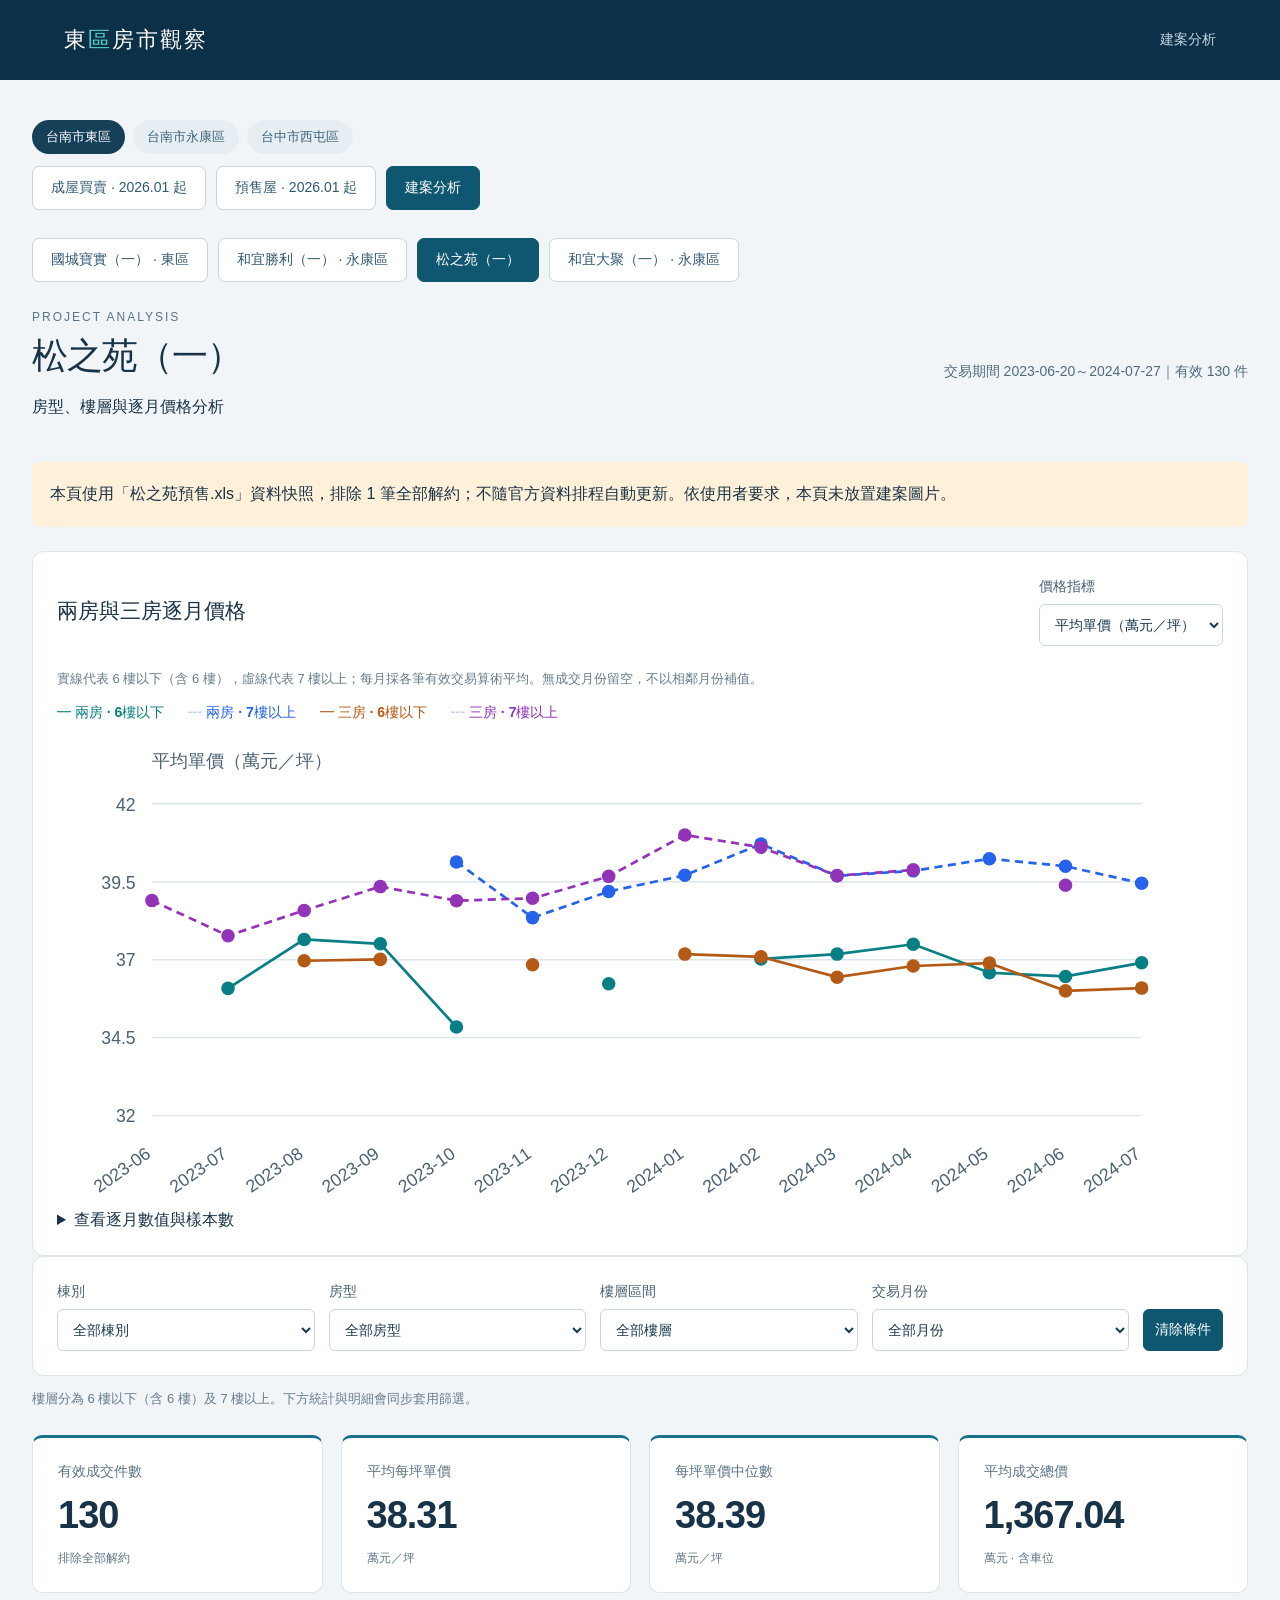
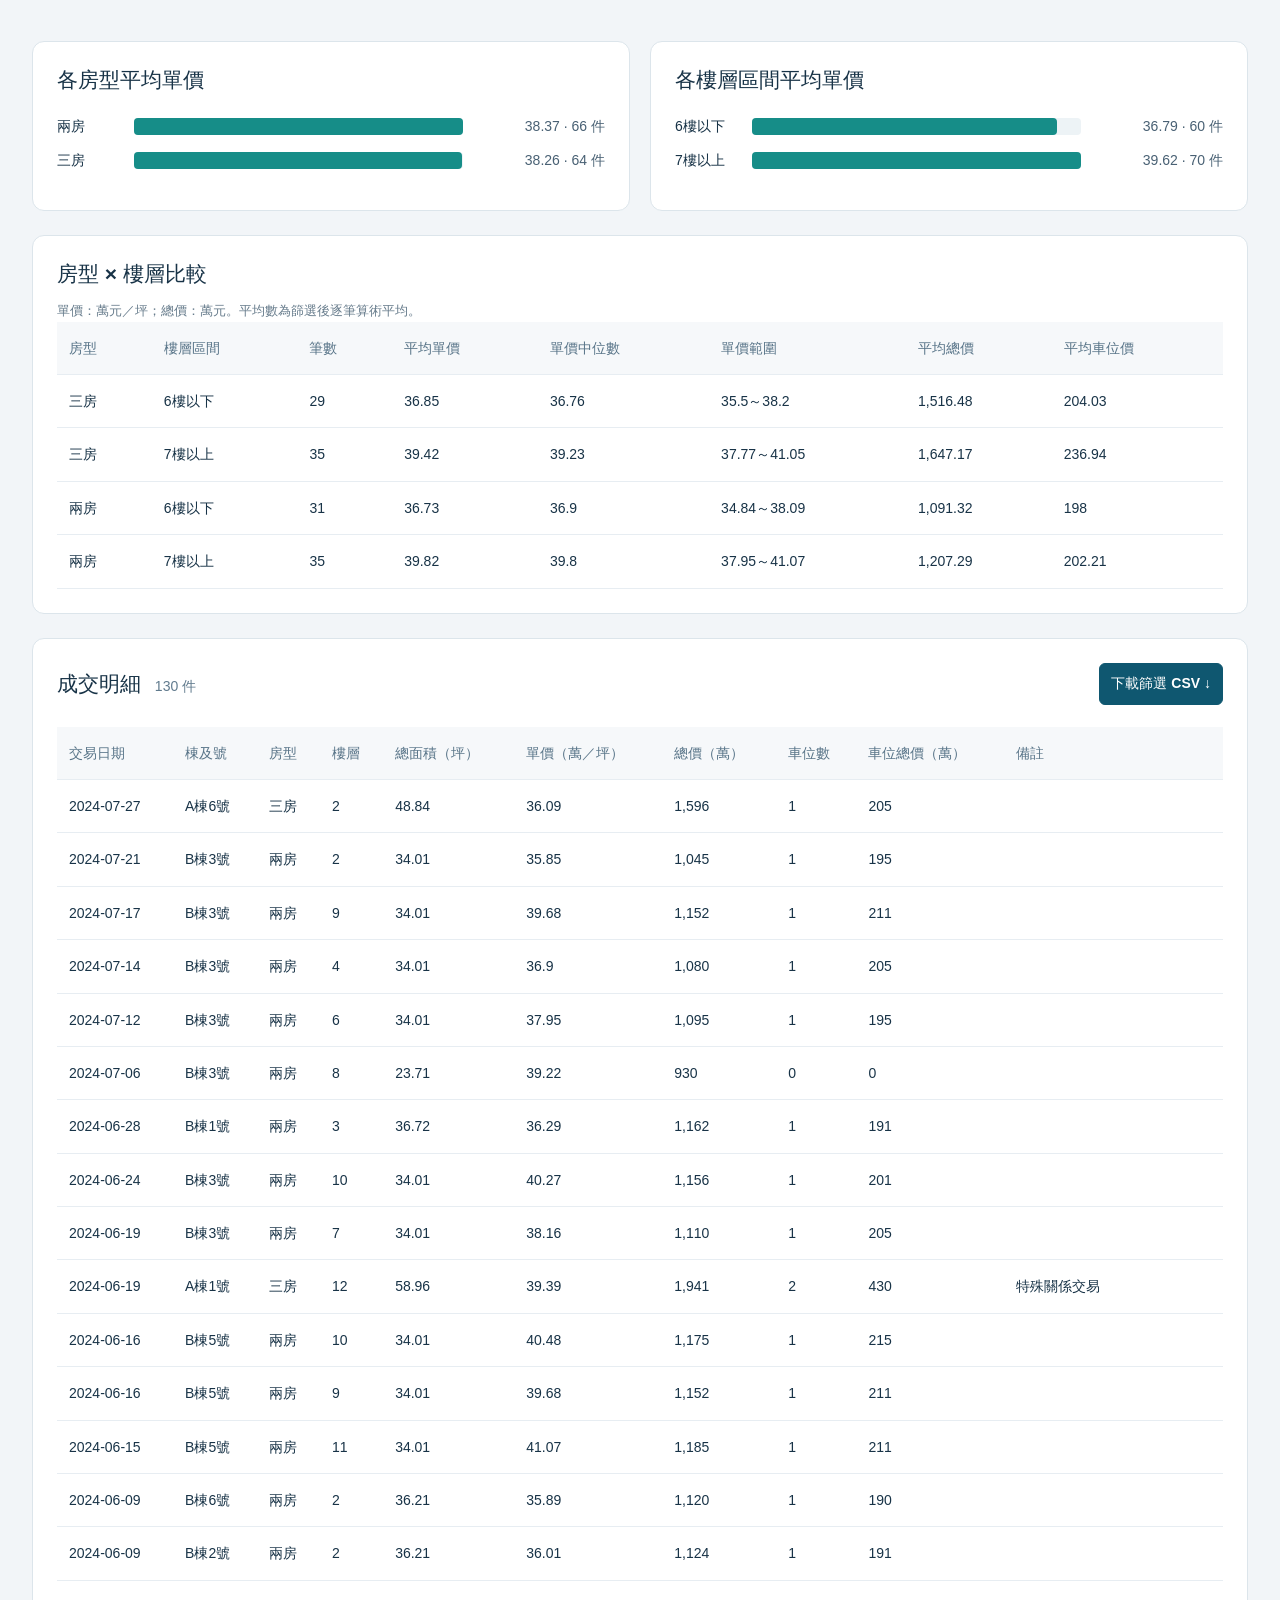
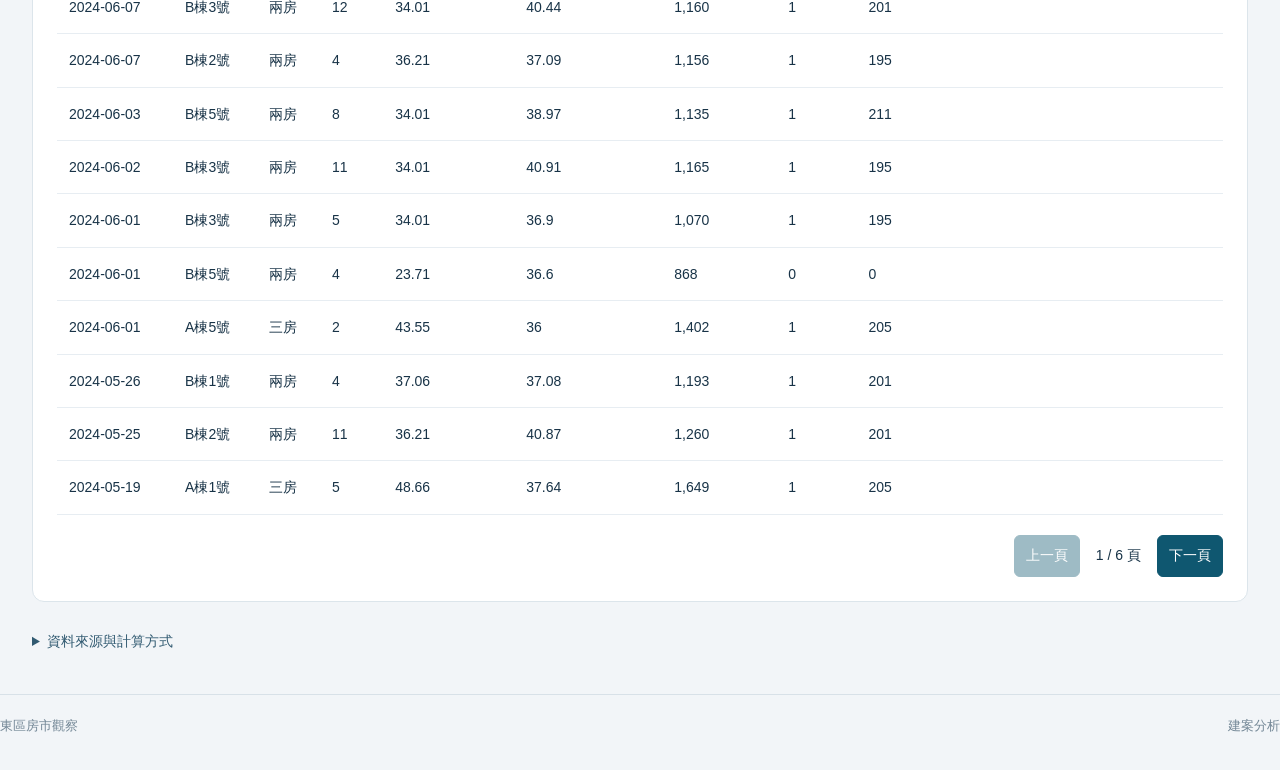
<file: public/songzhiyuan.html>
<!doctype html>
<html lang="zh-Hant"><head><meta charset="utf-8"><meta name="viewport" content="width=device-width,initial-scale=1"><title>松之苑（一）建案分析｜房市觀察</title><link rel="stylesheet" href="style.css"><link rel="stylesheet" href="projects.css"></head>
<body><header><div class="brand">東<span>區</span>房市觀察</div><span class="tag">建案分析</span></header><main><nav class="district-nav" aria-label="地區選擇"><a href="index.html" aria-current="page">台南市東區</a><a href="yongkang.html">台南市永康區</a><a href="xitun.html">台中市西屯區</a></nav>
<nav class="market-nav" aria-label="交易市場"><a href="index.html">成屋買賣 · 2026.01 起</a><a href="presale.html">預售屋 · 2026.01 起</a><a href="projects.html" aria-current="page">建案分析</a></nav>
<nav class="market-nav" aria-label="建案選擇"><a href="projects.html">國城寶實（一） · 東區</a><a href="heyi.html">和宜勝利（一） · 永康區</a><a href="songzhiyuan.html" aria-current="page">松之苑（一）</a><a href="daju.html">和宜大聚（一） · 永康區</a></nav>
<div class="intro"><div><p class="eyebrow">PROJECT ANALYSIS</p><h1>松之苑（一）</h1><p>房型、樓層與逐月價格分析</p></div><div id="source-info" class="updated"></div></div>
<p class="notice">本頁使用「松之苑預售.xls」資料快照，排除 1 筆全部解約；不隨官方資料排程自動更新。依使用者要求，本頁未放置建案圖片。</p>
<section class="panel" aria-labelledby="trend-title"><div class="section-title"><h2 id="trend-title">兩房與三房逐月價格</h2><label>價格指標 <select id="trend-metric"><option value="unit">平均單價（萬元／坪）</option><option value="total">平均總價（萬元）</option></select></label></div><p class="hint">實線代表 6 樓以下（含 6 樓），虛線代表 7 樓以上；每月採各筆有效交易算術平均。無成交月份留空，不以相鄰月份補值。</p><div id="song-trend"></div></section>
<section class="filters project-filters" aria-label="建案篩選"><label>棟別<select id="tower"><option value="">全部棟別</option></select></label><label>房型<select id="rooms"><option value="">全部房型</option></select></label><label>樓層區間<select id="band"><option value="">全部樓層</option><option>6樓以下</option><option>7樓以上</option></select></label><label>交易月份<select id="month"><option value="">全部月份</option></select></label><button id="reset">清除條件</button></section>
<p class="hint">樓層分為 6 樓以下（含 6 樓）及 7 樓以上。下方統計與明細會同步套用篩選。</p>
<section class="metrics" aria-label="建案摘要"><article><span>有效成交件數</span><strong id="count">—</strong><small>排除全部解約</small></article><article><span>平均每坪單價</span><strong id="average">—</strong><small>萬元／坪</small></article><article><span>每坪單價中位數</span><strong id="median">—</strong><small>萬元／坪</small></article><article><span>平均成交總價</span><strong id="total">—</strong><small>萬元 · 含車位</small></article></section>
<div class="comparison"><section class="panel"><h2>各房型平均單價</h2><div id="room-chart" class="bars"></div></section><section class="panel"><h2>各樓層區間平均單價</h2><div id="floor-chart" class="bars"></div></section></div>
<section class="panel"><h2>房型 × 樓層比較</h2><p class="hint">單價：萬元／坪；總價：萬元。平均數為篩選後逐筆算術平均。</p><div class="table-wrap"><table><thead><tr><th>房型</th><th>樓層區間</th><th>筆數</th><th>平均單價</th><th>單價中位數</th><th>單價範圍</th><th>平均總價</th><th>平均車位價</th></tr></thead><tbody id="groups"></tbody></table></div></section>
<section class="panel"><div class="section-title"><h2>成交明細 <small id="result-count"></small></h2><button id="export">下載篩選 CSV ↓</button></div><div class="table-wrap"><table><thead><tr><th>交易日期</th><th>棟及號</th><th>房型</th><th>樓層</th><th>總面積（坪）</th><th>單價（萬／坪）</th><th>總價（萬）</th><th>車位數</th><th>車位總價（萬）</th><th>備註</th></tr></thead><tbody id="details"></tbody></table></div><div class="pagination"><button id="prev">上一頁</button><span id="page"></span><button id="next">下一頁</button></div></section>
<details class="method"><summary>資料來源與計算方式</summary><p id="source-note"></p><p>交易期間為 2023-06-20 至 2024-07-27。原始 131 筆，排除 1 筆標示「全部解約」後共 130 筆有效交易；特殊關係交易仍保留並在明細標示。單價沿用原始檔，總價與總面積包含車位。</p><p>此頁為獨立匯入快照，重新提供 Excel 後可更新。</p></details>
</main><footer>東區房市觀察 <span>建案分析</span></footer><script src="songzhiyuan-data.js"></script><script src="songzhiyuan.js"></script><script src="songzhiyuan-trend.js"></script></body></html>
</file>
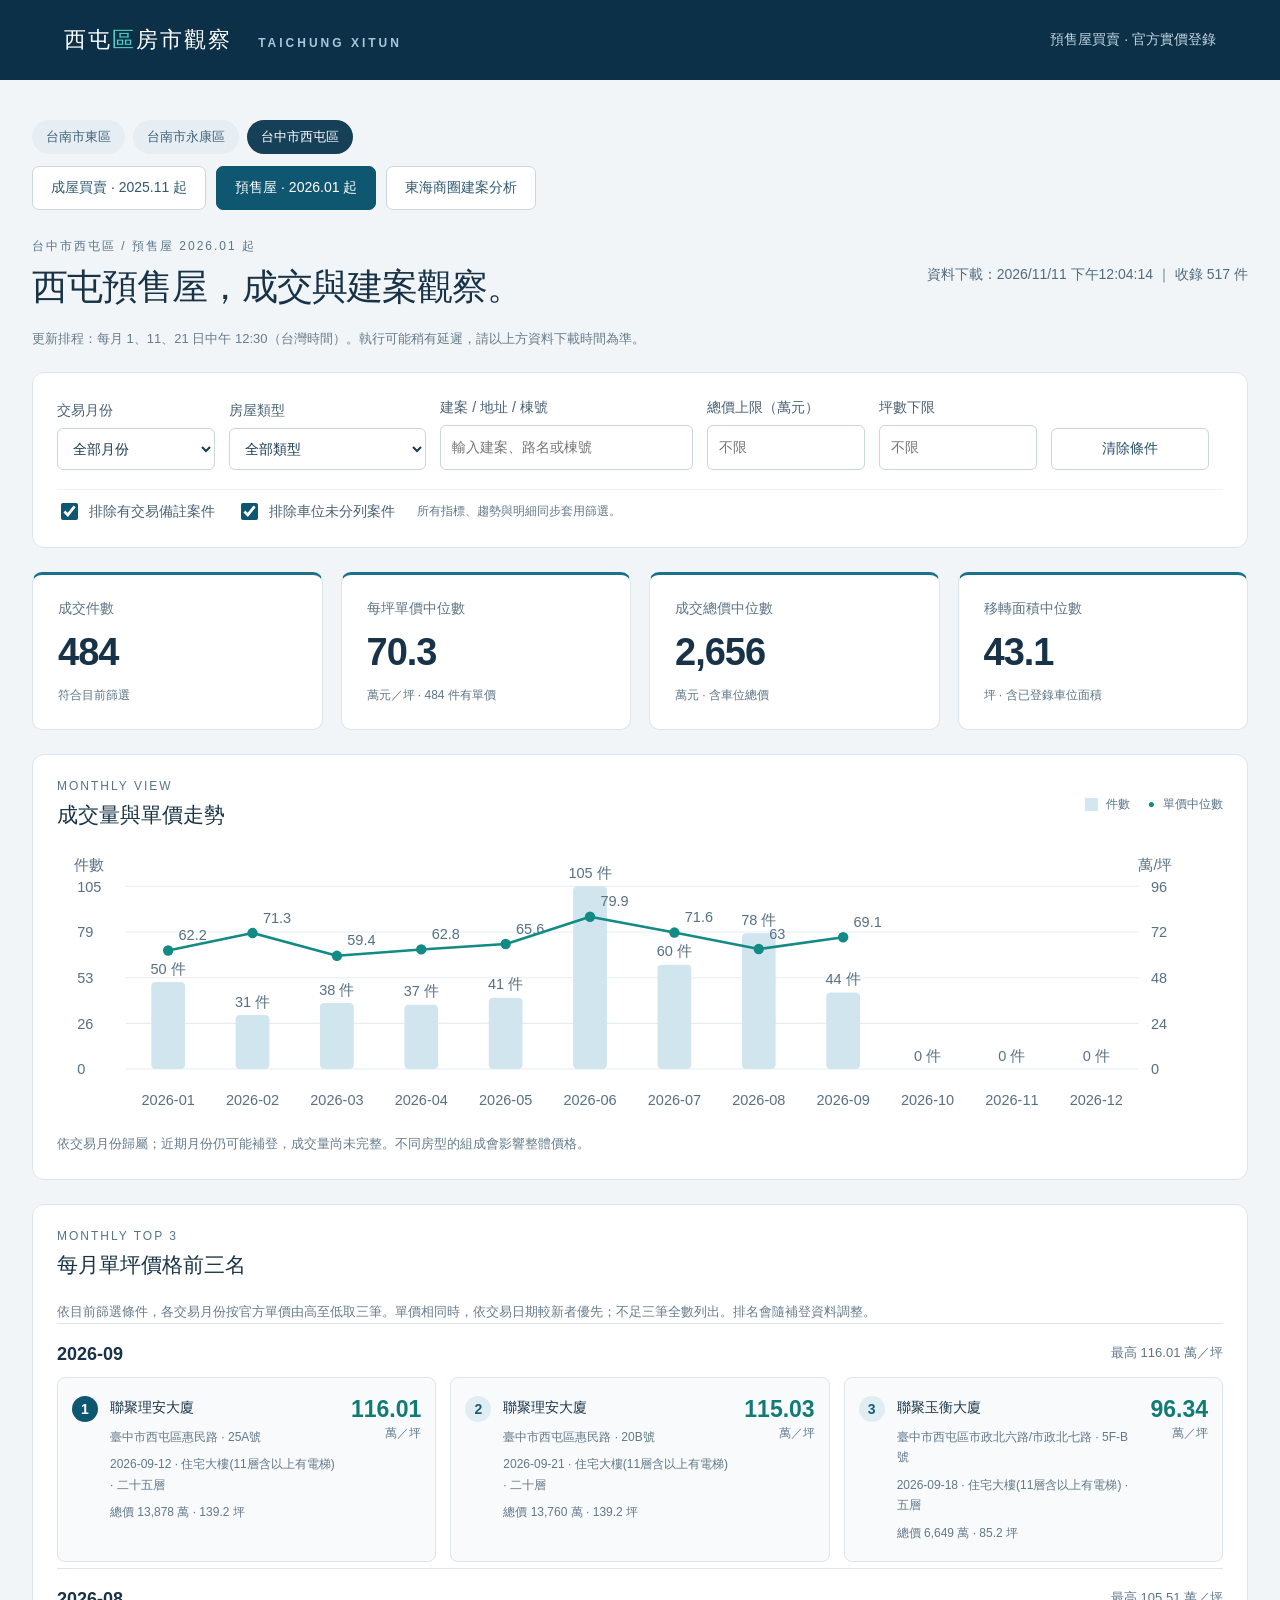
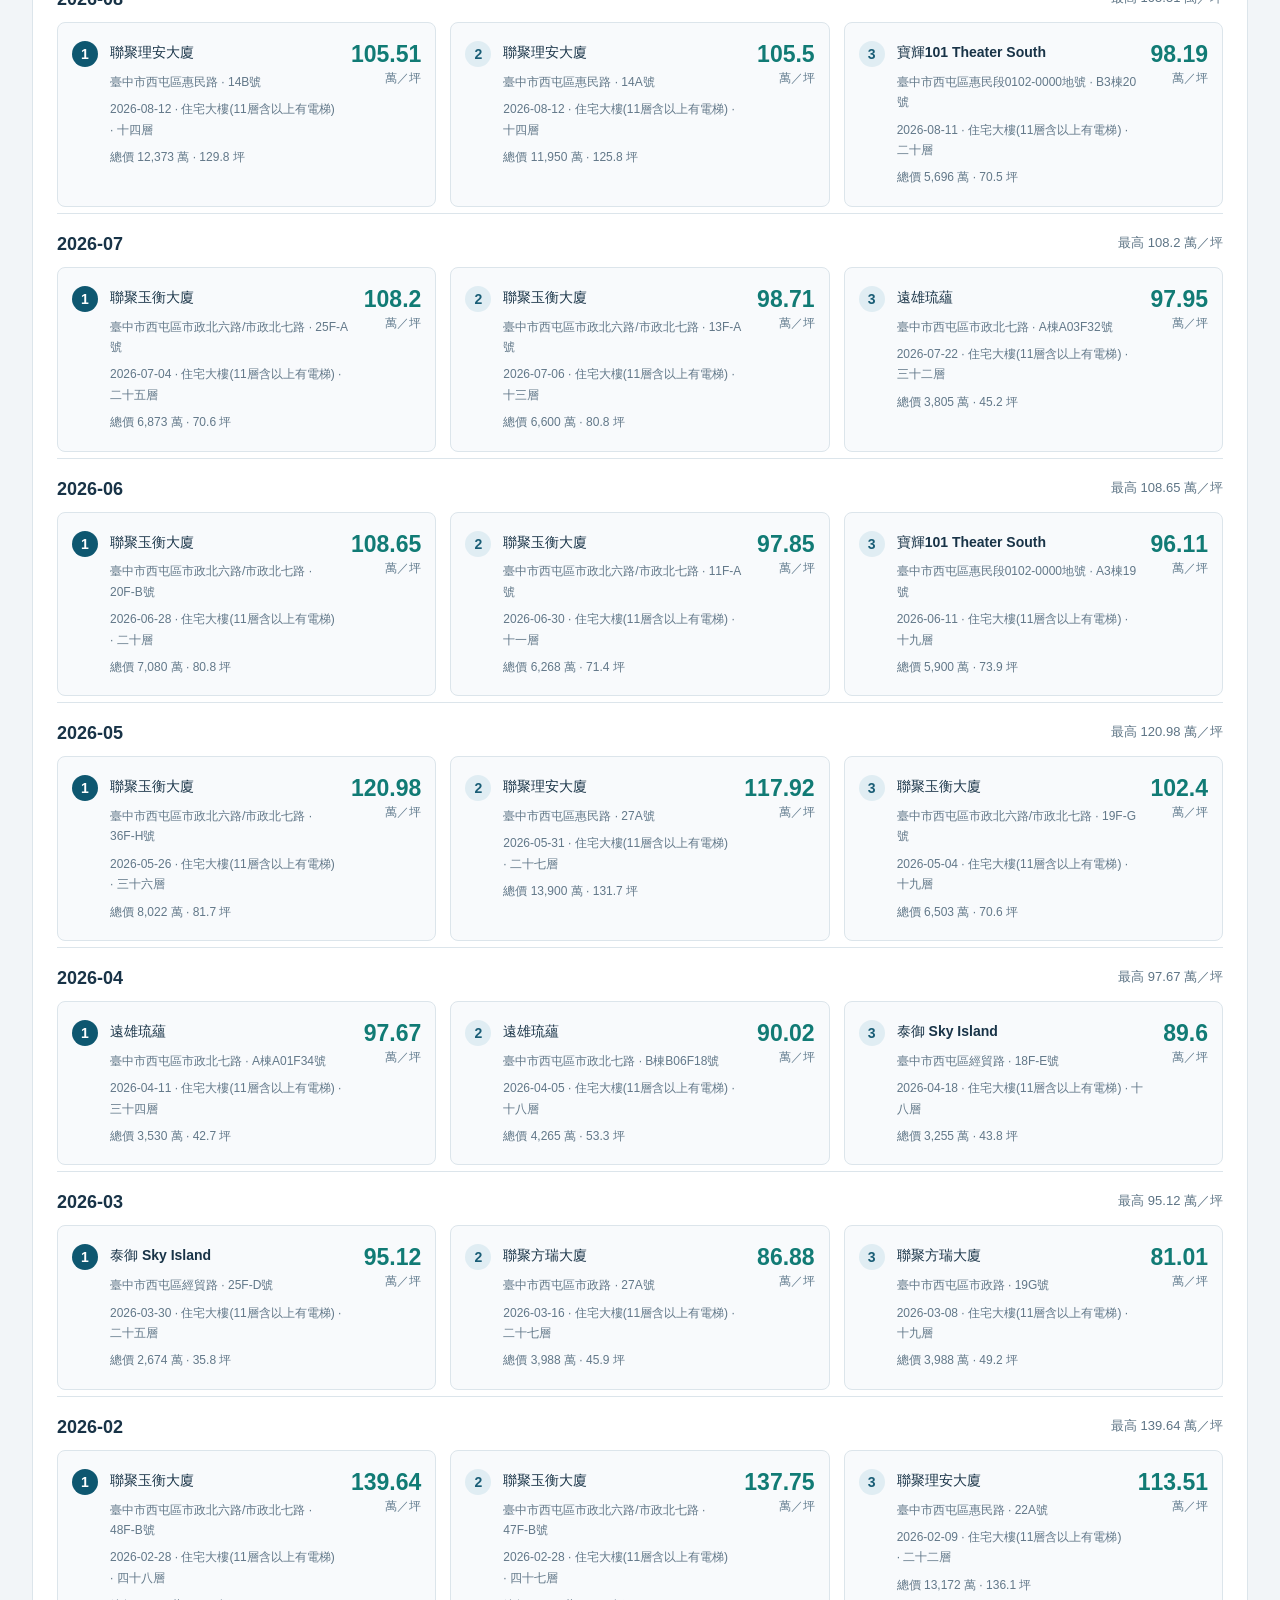
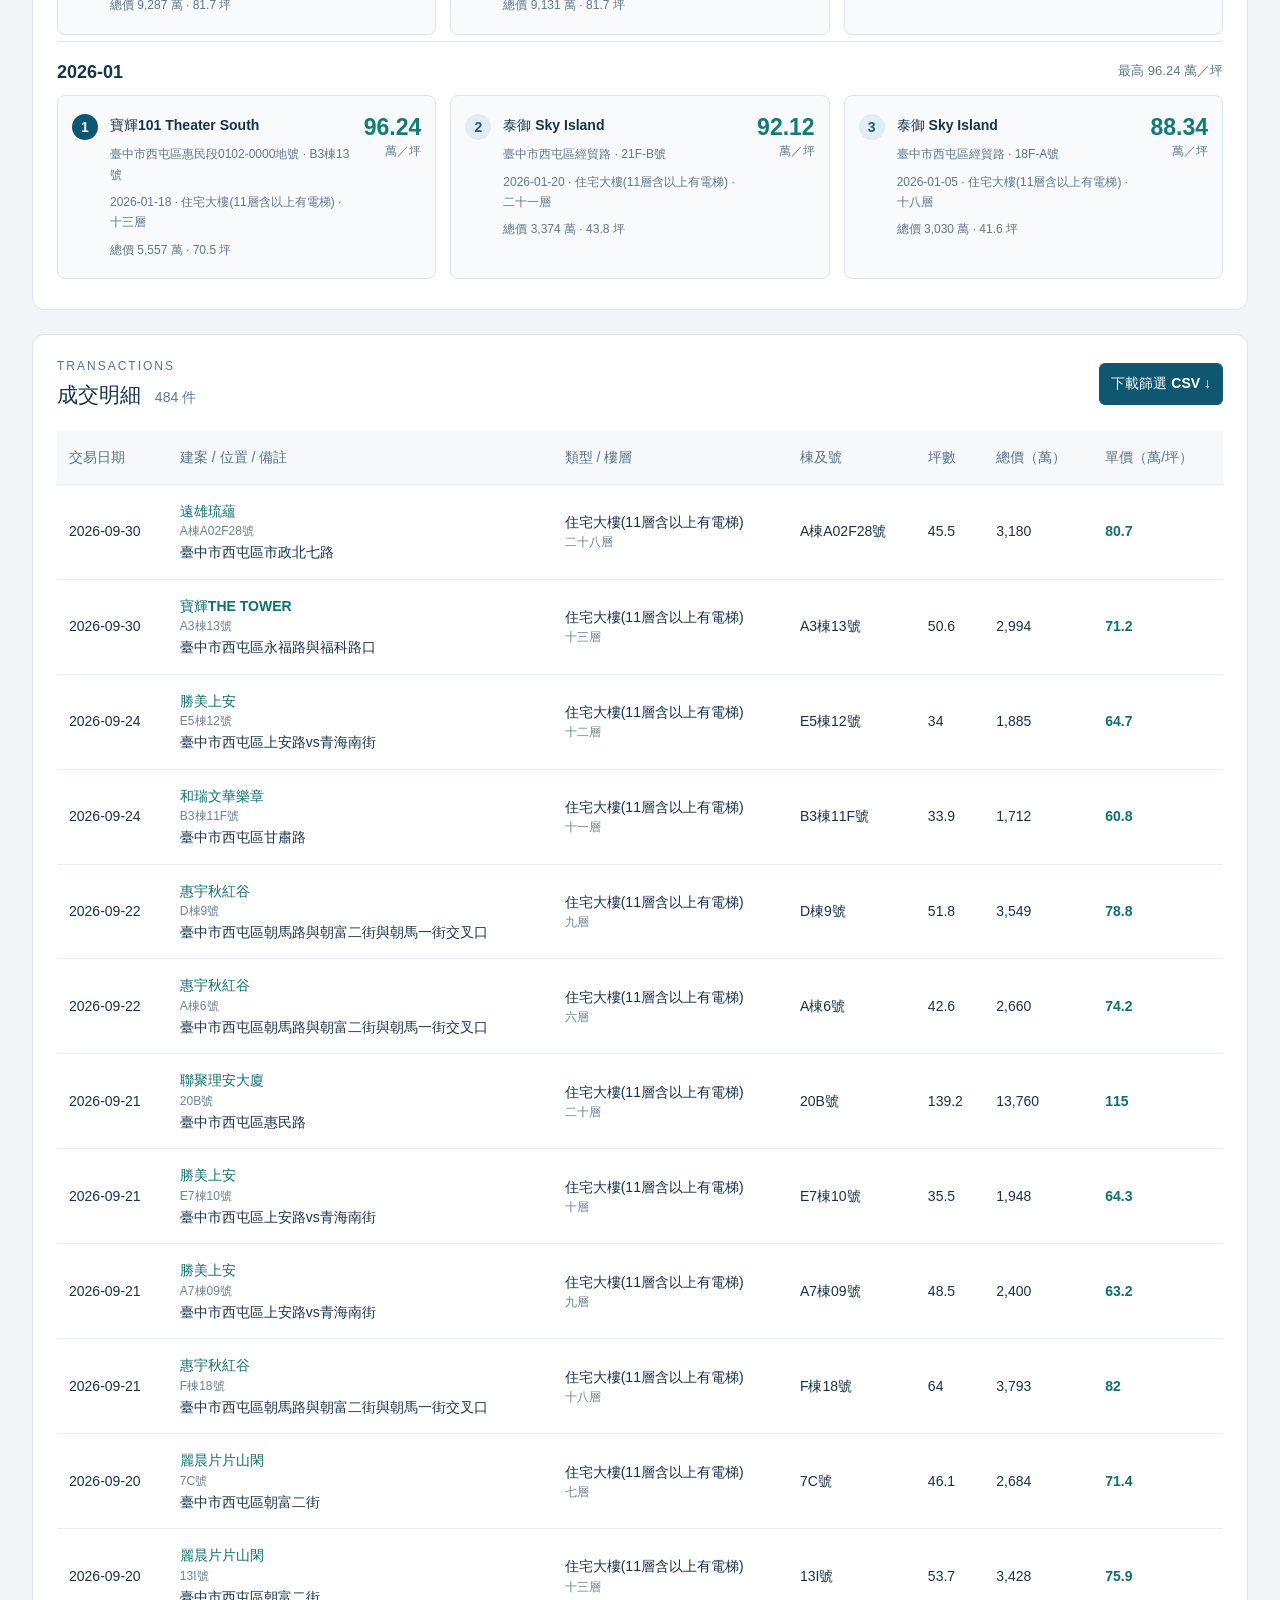
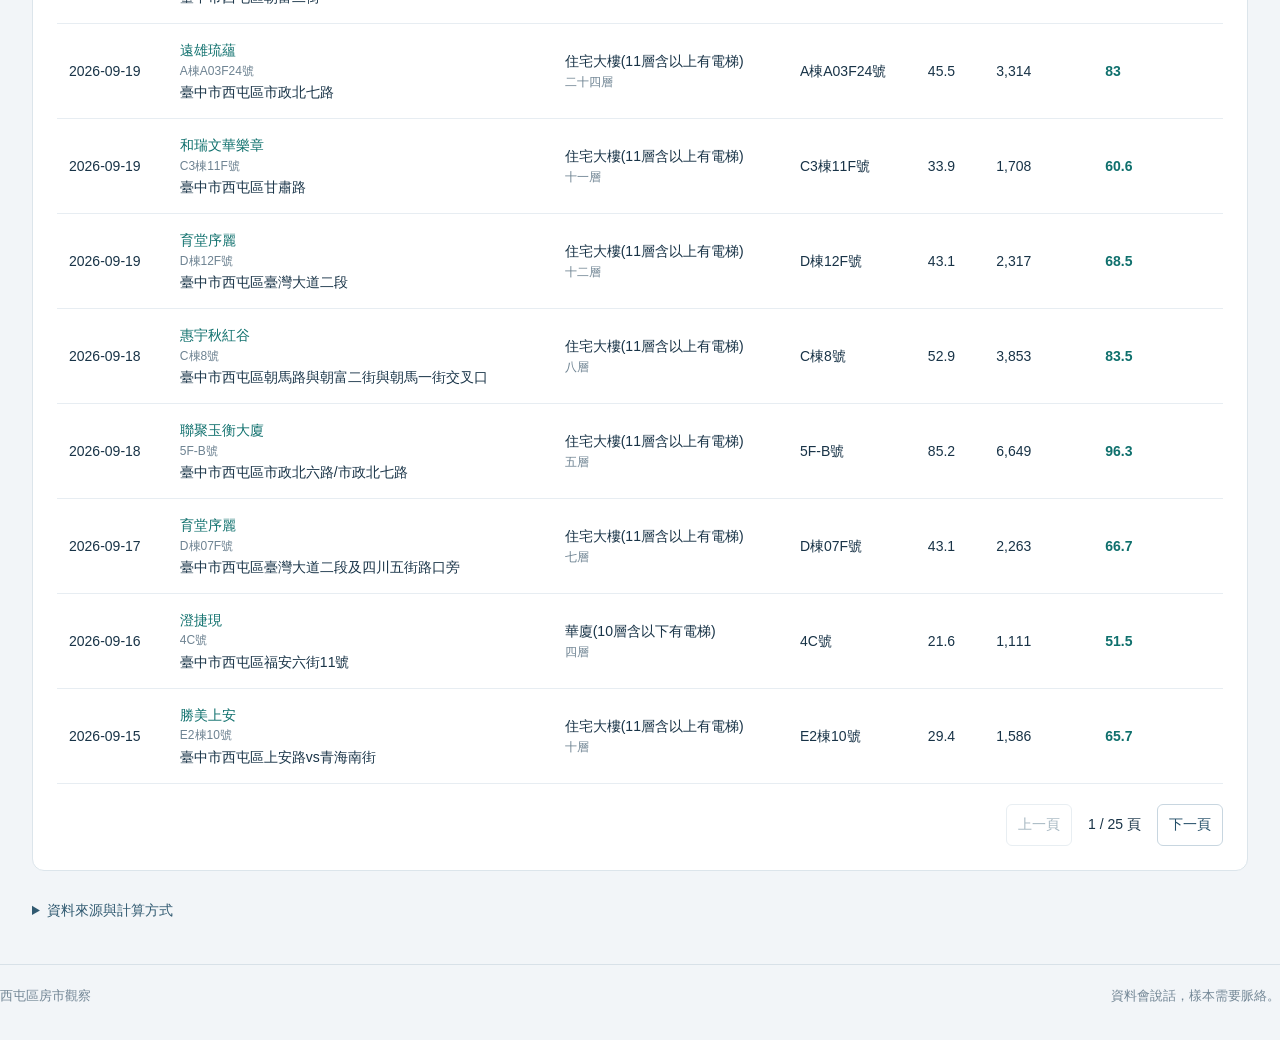
<file: public/xitun-presale.html>
<!doctype html>
<html lang="zh-Hant"><head><meta charset="utf-8"><meta name="viewport" content="width=device-width, initial-scale=1"><title>西屯區預售屋觀察｜台中實價分析</title><meta name="description" content="台中市西屯區，2026 年 1 月起預售屋成交與每月價格分析。"><link rel="icon" href="data:image/svg+xml,%3Csvg xmlns='http://www.w3.org/2000/svg' viewBox='0 0 32 32'%3E%3Crect width='32' height='32' rx='7' fill='%230e3e59'/%3E%3Cpath d='M6 17L16 8l10 9M10 15v11h12V15' fill='none' stroke='%23ffffff' stroke-width='3'/%3E%3C/svg%3E"><link rel="stylesheet" href="style.css"><link rel="stylesheet" href="ranking.css"></head>
<body><header><div class="brand">西屯<span>區</span>房市觀察 <small>TAICHUNG XITUN</small></div><span class="tag">預售屋買賣 · 官方實價登錄</span></header>
<main><nav class="district-nav" aria-label="地區選擇"><a href="index.html">台南市東區</a><a href="yongkang.html">台南市永康區</a><a href="xitun.html" aria-current="page">台中市西屯區</a></nav><nav class="market-nav" aria-label="交易市場"><a href="xitun.html">成屋買賣 · 2025.11 起</a><a href="xitun-presale.html" aria-current="page">預售屋 · 2026.01 起</a><a href="donghai.html">東海商圈建案分析</a></nav><div class="intro"><div><p class="eyebrow">台中市西屯區 / 預售屋 2026.01 起</p><h1>西屯預售屋，成交與建案觀察。</h1></div><div class="updated" id="updated">正在載入資料…</div></div><p class="hint" style="margin:-12px 0 22px">更新排程：每月 1、11、21 日中午 12:30（台灣時間）。執行可能稍有延遲，請以上方資料下載時間為準。</p>
<section class="filters" aria-label="成交篩選"><label>交易月份<select id="month"><option value="">全部月份</option></select></label><label>房屋類型<select id="type"><option value="">全部類型</option></select></label><label>建案 / 地址 / 棟號<input id="search" placeholder="輸入建案、路名或棟號"></label><label>總價上限（萬元）<input id="price" type="number" min="0" placeholder="不限"></label><label hidden>屋齡上限（年）<input id="age" type="number" min="0" placeholder="不限"></label><label>坪數下限<input id="area" type="number" min="0" placeholder="不限"></label><button id="reset" class="secondary">清除條件</button><div class="checks"><label><input id="notes" type="checkbox" checked> 排除有交易備註案件</label><label><input id="parking" type="checkbox" checked> 排除車位未分列案件</label><span>所有指標、趨勢與明細同步套用篩選。</span></div></section>
<p id="error" class="notice" hidden></p><section class="metrics" aria-label="成交摘要"><article><span>成交件數</span><strong id="count">—</strong><small>符合目前篩選</small></article><article><span>每坪單價中位數</span><strong id="unit">—</strong><small id="unitCount">萬元／坪 · 採官方單價</small></article><article><span>成交總價中位數</span><strong id="total">—</strong><small>萬元 · 含車位總價</small></article><article><span>移轉面積中位數</span><strong id="size">—</strong><small>坪 · 含已登錄車位面積</small></article></section>
<section class="panel"><div class="section-title"><div><p class="eyebrow">MONTHLY VIEW</p><h2>成交量與單價走勢</h2></div><span class="legend"><i></i> 件數 <b>●</b> 單價中位數</span></div><div id="chart" class="chart"></div><p class="hint">依交易月份歸屬；近期月份仍可能補登，成交量尚未完整。不同房型的組成會影響整體價格。</p></section>
<section class="panel" aria-labelledby="ranking-title"><div class="section-title"><div><p class="eyebrow">MONTHLY TOP 3</p><h2 id="ranking-title">每月單坪價格前三名</h2></div></div><p class="hint">依目前篩選條件，各交易月份按官方單價由高至低取三筆。單價相同時，依交易日期較新者優先；不足三筆全數列出。排名會隨補登資料調整。</p><div id="ranking"></div></section><section class="panel"><div class="section-title"><div><p class="eyebrow">TRANSACTIONS</p><h2>成交明細 <small id="resultCount"></small></h2></div><button id="export">下載篩選 CSV ↓</button></div><div class="table-wrap"><table><thead><tr><th>交易日期</th><th>建案 / 位置 / 備註</th><th>類型 / 樓層</th><th>棟及號</th><th>坪數</th><th>總價（萬）</th><th>單價（萬/坪）</th></tr></thead><tbody id="rows"></tbody></table></div><div class="pagination"><button id="prev" class="secondary">上一頁</button><span id="page"></span><button id="next" class="secondary">下一頁</button></div></section>
<details class="method"><summary>資料來源與計算方式</summary><p>來源：<a href="https://plvr.land.moi.gov.tw/DownloadOpenData" target="_blank" rel="noopener">內政部不動產成交案件實際資訊資料供應系統</a>。本網站為獨立整理，非官方網站。僅收錄臺中市西屯區、交易日期自 2026 年 1 月 1 日起、主要用途為住家用的預售屋買賣案件，與成屋市場分開統計。建案名稱與棟號依官方原始欄位顯示；位置可能為地段、地號或基地位置，並非交屋後門牌。</p><p>1 坪＝3.305785 平方公尺。單價使用官方「單價元平方公尺」換算，不自行猜測車位拆價；缺少單價者不計入單價中位數。總價與移轉面積包含車位。預售屋尚未完工，不計算屋齡。已下載資料中標示解約者不列入統計。</p><p>預設排除任何有備註案件（範圍比特殊交易更廣）與車位價格／面積未同時分列的案件，可取消勾選查看全部。資料不足顯示「—」，不以 0 冒充價格。</p><p id="correction"></p><p>官方每月 1、11、21 日發布資料。請以上方資料下載時間確認資料新鮮度；最新月份仍可能補登。</p></details></main><footer>西屯區房市觀察 <span>資料會說話，樣本需要脈絡。</span></footer><script src="xitun-presale-data.js"></script><script src="ranking.js"></script><script src="app.js"></script></body></html>
</file>
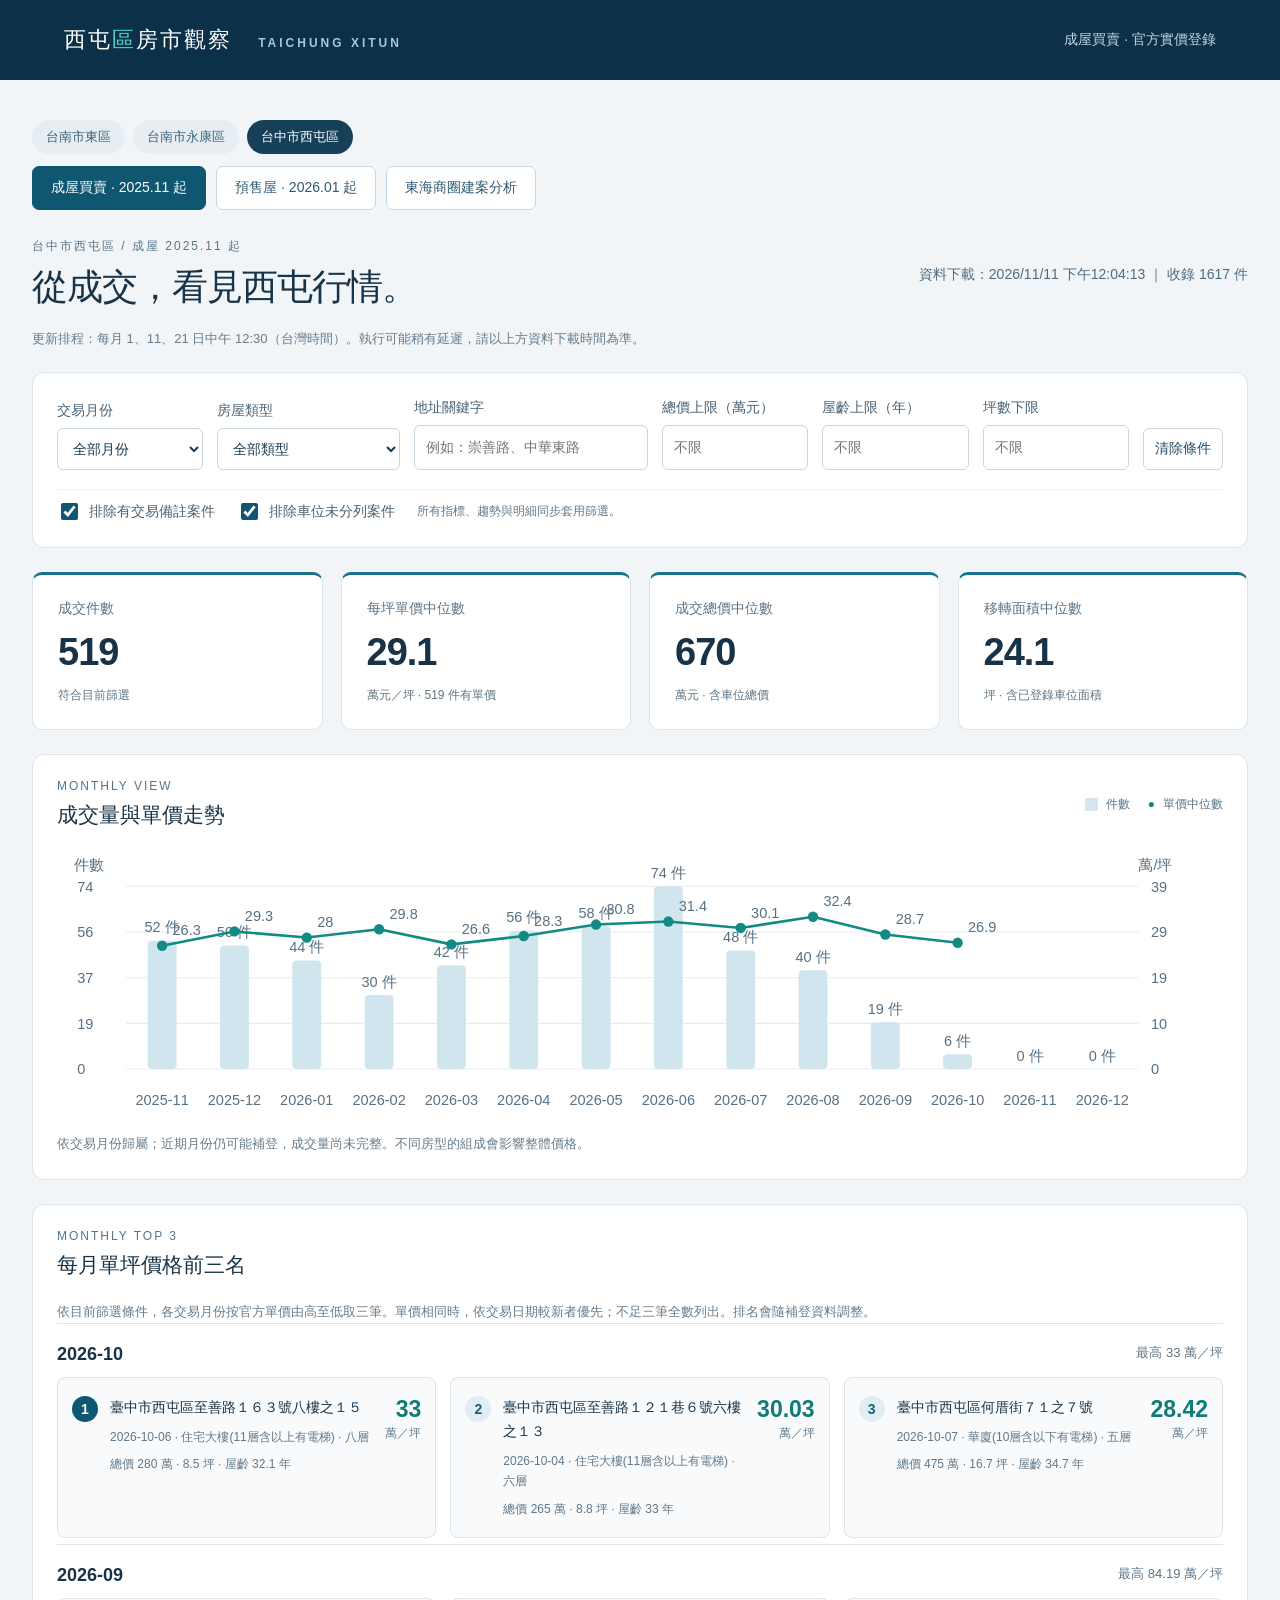
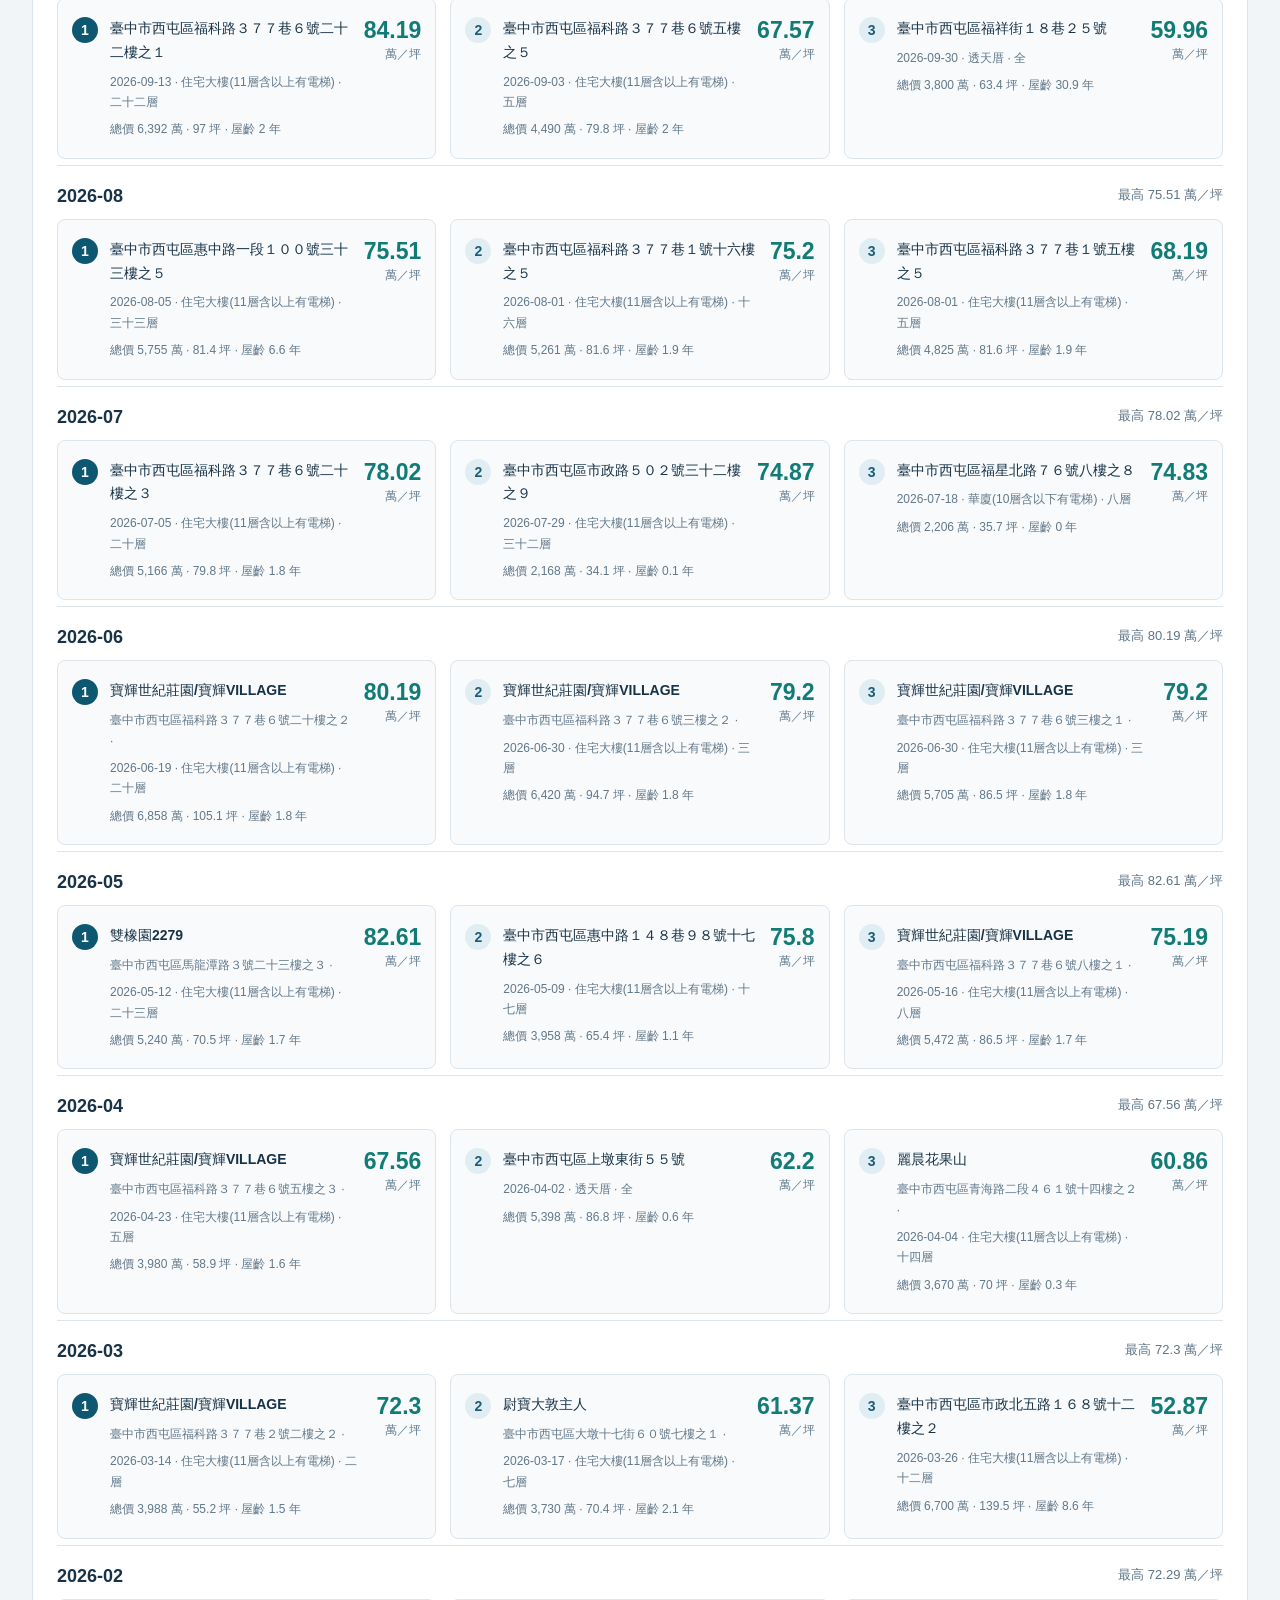
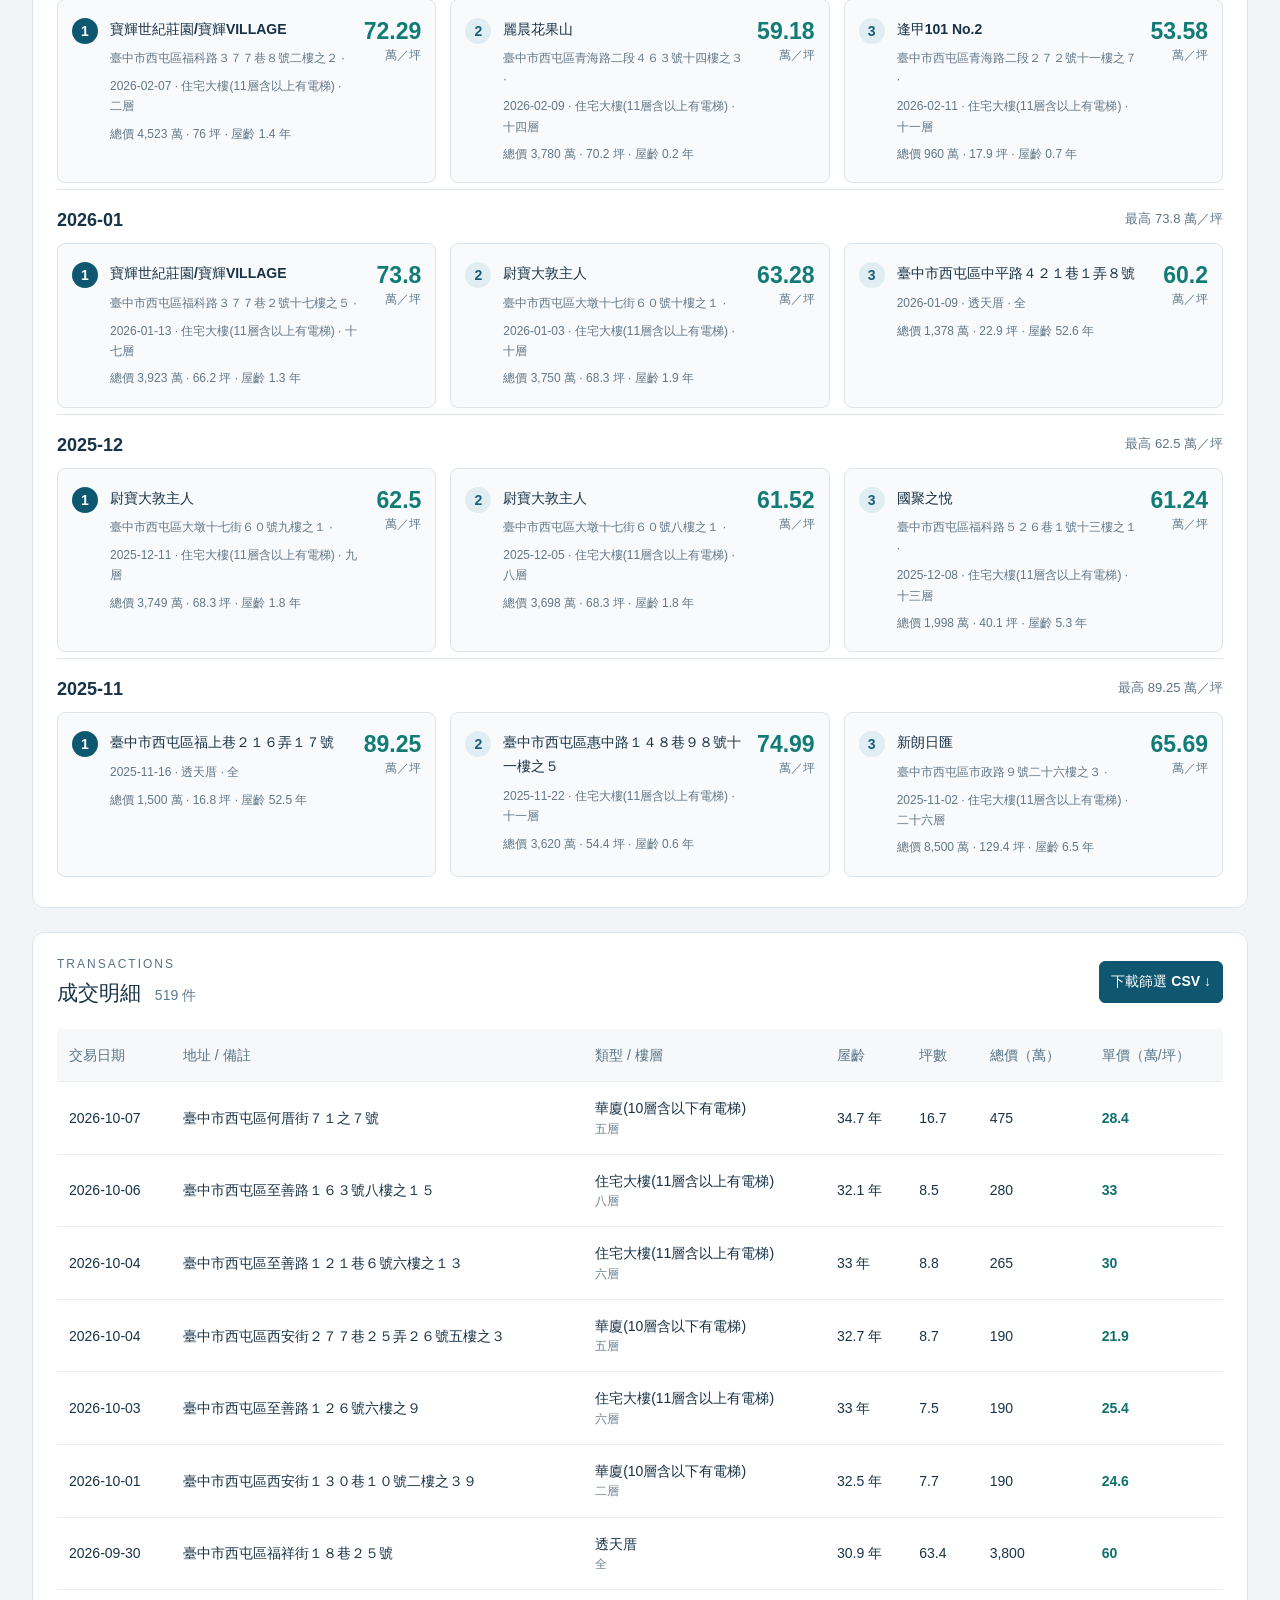
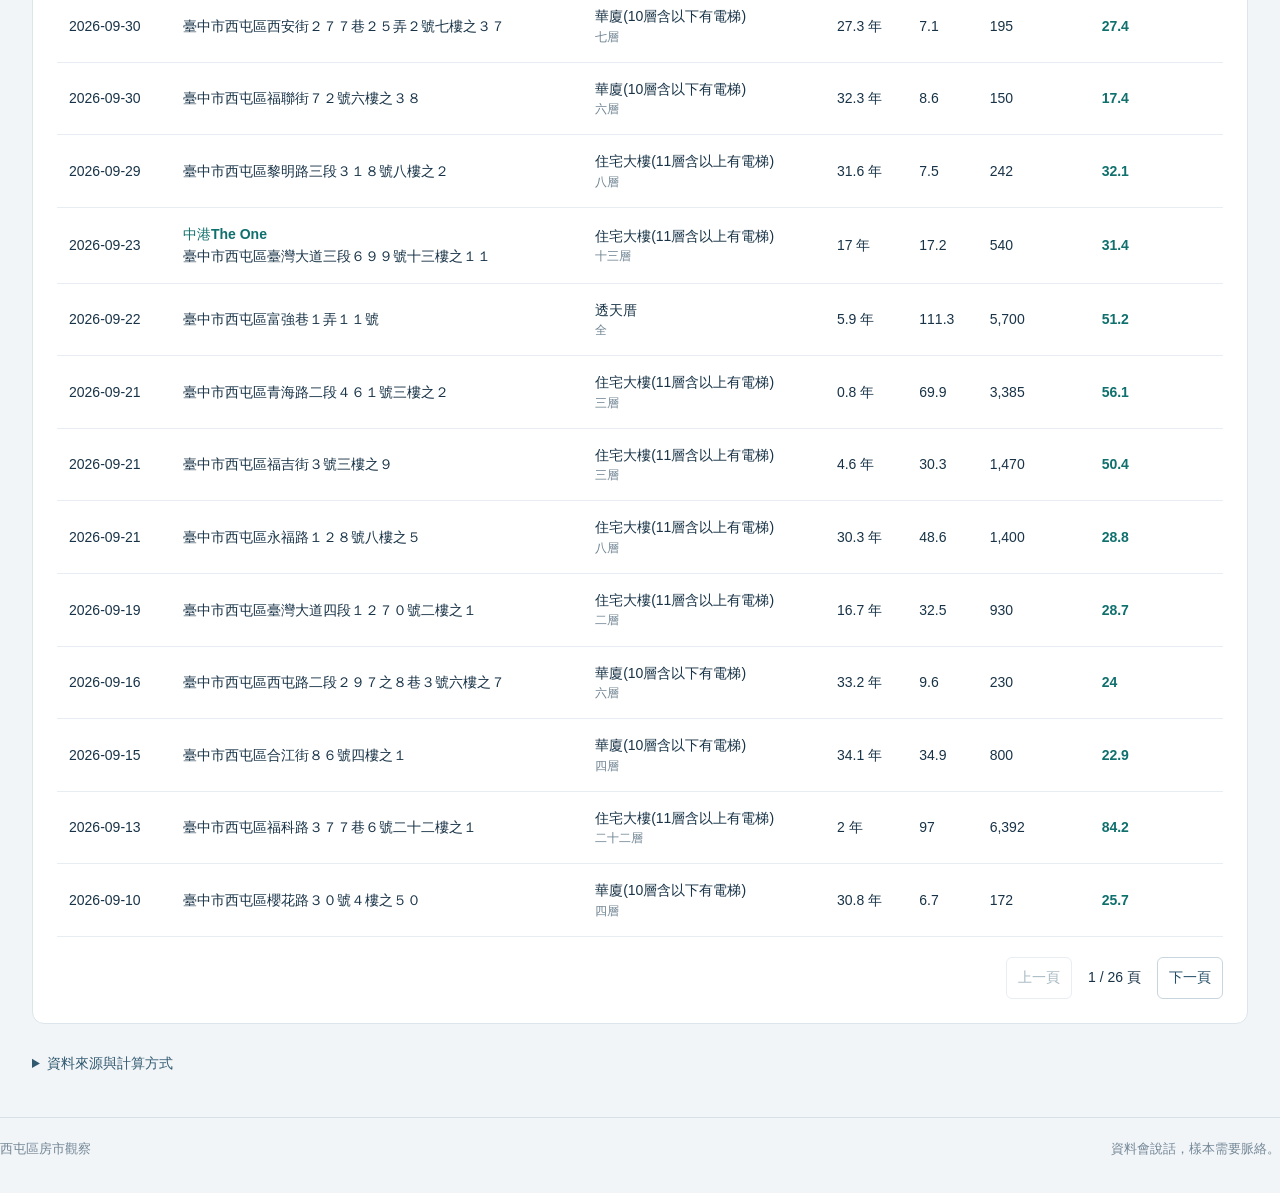
<file: public/xitun.html>
<!doctype html>
<html lang="zh-Hant"><head><meta charset="utf-8"><meta name="viewport" content="width=device-width, initial-scale=1"><title>西屯區成屋觀察｜台中實價分析</title><meta name="description" content="台中市西屯區，2025 年 11 月起成屋成交與每月價格分析。"><link rel="icon" href="data:image/svg+xml,%3Csvg xmlns='http://www.w3.org/2000/svg' viewBox='0 0 32 32'%3E%3Crect width='32' height='32' rx='7' fill='%230e3e59'/%3E%3Cpath d='M6 17L16 8l10 9M10 15v11h12V15' fill='none' stroke='%23ffffff' stroke-width='3'/%3E%3C/svg%3E"><link rel="stylesheet" href="style.css"><link rel="stylesheet" href="ranking.css"></head>
<body><header><div class="brand">西屯<span>區</span>房市觀察 <small>TAICHUNG XITUN</small></div><span class="tag">成屋買賣 · 官方實價登錄</span></header>
<main><nav class="district-nav" aria-label="地區選擇"><a href="index.html">台南市東區</a><a href="yongkang.html">台南市永康區</a><a href="xitun.html" aria-current="page">台中市西屯區</a></nav><nav class="market-nav" aria-label="交易市場"><a href="xitun.html" aria-current="page">成屋買賣 · 2025.11 起</a><a href="xitun-presale.html">預售屋 · 2026.01 起</a><a href="donghai.html">東海商圈建案分析</a></nav><div class="intro"><div><p class="eyebrow">台中市西屯區 / 成屋 2025.11 起</p><h1>從成交，看見西屯行情。</h1></div><div class="updated" id="updated">正在載入資料…</div></div><p class="hint" style="margin:-12px 0 22px">更新排程：每月 1、11、21 日中午 12:30（台灣時間）。執行可能稍有延遲，請以上方資料下載時間為準。</p>
<section class="filters" aria-label="成交篩選"><label>交易月份<select id="month"><option value="">全部月份</option></select></label><label>房屋類型<select id="type"><option value="">全部類型</option></select></label><label>地址關鍵字<input id="search" placeholder="例如：崇善路、中華東路"></label><label>總價上限（萬元）<input id="price" type="number" min="0" placeholder="不限"></label><label>屋齡上限（年）<input id="age" type="number" min="0" placeholder="不限"></label><label>坪數下限<input id="area" type="number" min="0" placeholder="不限"></label><button id="reset" class="secondary">清除條件</button><div class="checks"><label><input id="notes" type="checkbox" checked> 排除有交易備註案件</label><label><input id="parking" type="checkbox" checked> 排除車位未分列案件</label><span>所有指標、趨勢與明細同步套用篩選。</span></div></section>
<p id="error" class="notice" hidden></p><section class="metrics" aria-label="成交摘要"><article><span>成交件數</span><strong id="count">—</strong><small>符合目前篩選</small></article><article><span>每坪單價中位數</span><strong id="unit">—</strong><small id="unitCount">萬元／坪 · 採官方單價</small></article><article><span>成交總價中位數</span><strong id="total">—</strong><small>萬元 · 含車位總價</small></article><article><span>移轉面積中位數</span><strong id="size">—</strong><small>坪 · 含已登錄車位面積</small></article></section>
<section class="panel"><div class="section-title"><div><p class="eyebrow">MONTHLY VIEW</p><h2>成交量與單價走勢</h2></div><span class="legend"><i></i> 件數 <b>●</b> 單價中位數</span></div><div id="chart" class="chart"></div><p class="hint">依交易月份歸屬；近期月份仍可能補登，成交量尚未完整。不同房型的組成會影響整體價格。</p></section>
<section class="panel" aria-labelledby="ranking-title"><div class="section-title"><div><p class="eyebrow">MONTHLY TOP 3</p><h2 id="ranking-title">每月單坪價格前三名</h2></div></div><p class="hint">依目前篩選條件，各交易月份按官方單價由高至低取三筆。單價相同時，依交易日期較新者優先；不足三筆全數列出。排名會隨補登資料調整。</p><div id="ranking"></div></section><section class="panel"><div class="section-title"><div><p class="eyebrow">TRANSACTIONS</p><h2>成交明細 <small id="resultCount"></small></h2></div><button id="export">下載篩選 CSV ↓</button></div><div class="table-wrap"><table><thead><tr><th>交易日期</th><th>地址 / 備註</th><th>類型 / 樓層</th><th>屋齡</th><th>坪數</th><th>總價（萬）</th><th>單價（萬/坪）</th></tr></thead><tbody id="rows"></tbody></table></div><div class="pagination"><button id="prev" class="secondary">上一頁</button><span id="page"></span><button id="next" class="secondary">下一頁</button></div></section>
<details class="method"><summary>資料來源與計算方式</summary><p>來源：<a href="https://plvr.land.moi.gov.tw/DownloadOpenData" target="_blank" rel="noopener">內政部不動產成交案件實際資訊資料供應系統</a>。本網站為獨立整理，非官方網站。僅收錄臺中市西屯區、交易日期自 2025 年 11 月 1 日起、主要用途為住家用，包含建物的買賣案件；不含預售屋、租賃、純土地與單獨車位。</p><p>1 坪＝3.305785 平方公尺。單價使用官方「單價元平方公尺」換算，不自行猜測車位拆價；缺少單價者不計入單價中位數。總價與移轉面積包含車位。屋齡以成交日減建築完成日期估算，缺漏不推測。</p><p>預設排除任何有備註案件（範圍比特殊交易更廣）與車位價格／面積未同時分列的案件，可取消勾選查看全部。資料不足顯示「—」，不以 0 冒充價格。</p><p id="correction"></p><p>官方每月 1、11、21 日發布資料。請以上方資料下載時間確認資料新鮮度；最新月份仍可能補登。</p></details></main><footer>西屯區房市觀察 <span>資料會說話，樣本需要脈絡。</span></footer><script src="xitun-data.js"></script><script src="ranking.js"></script><script src="app.js"></script></body></html>
</file>
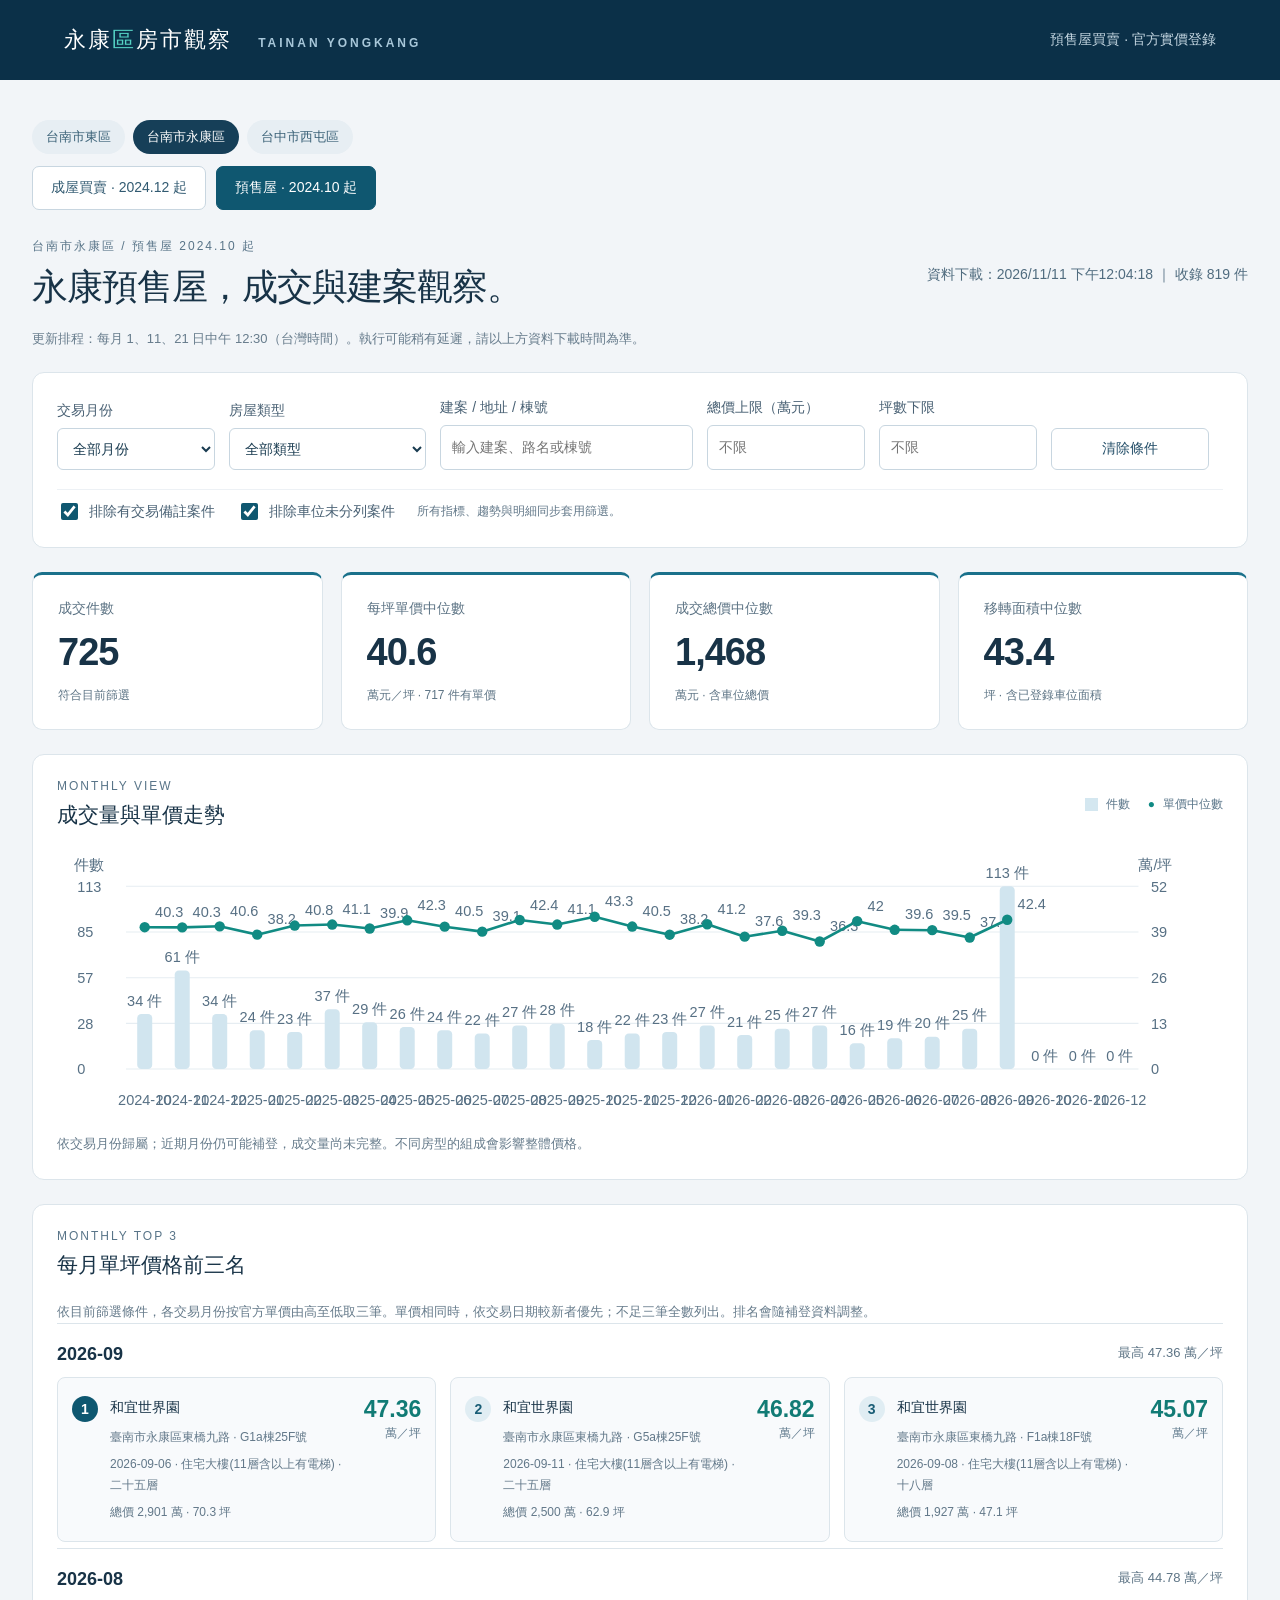
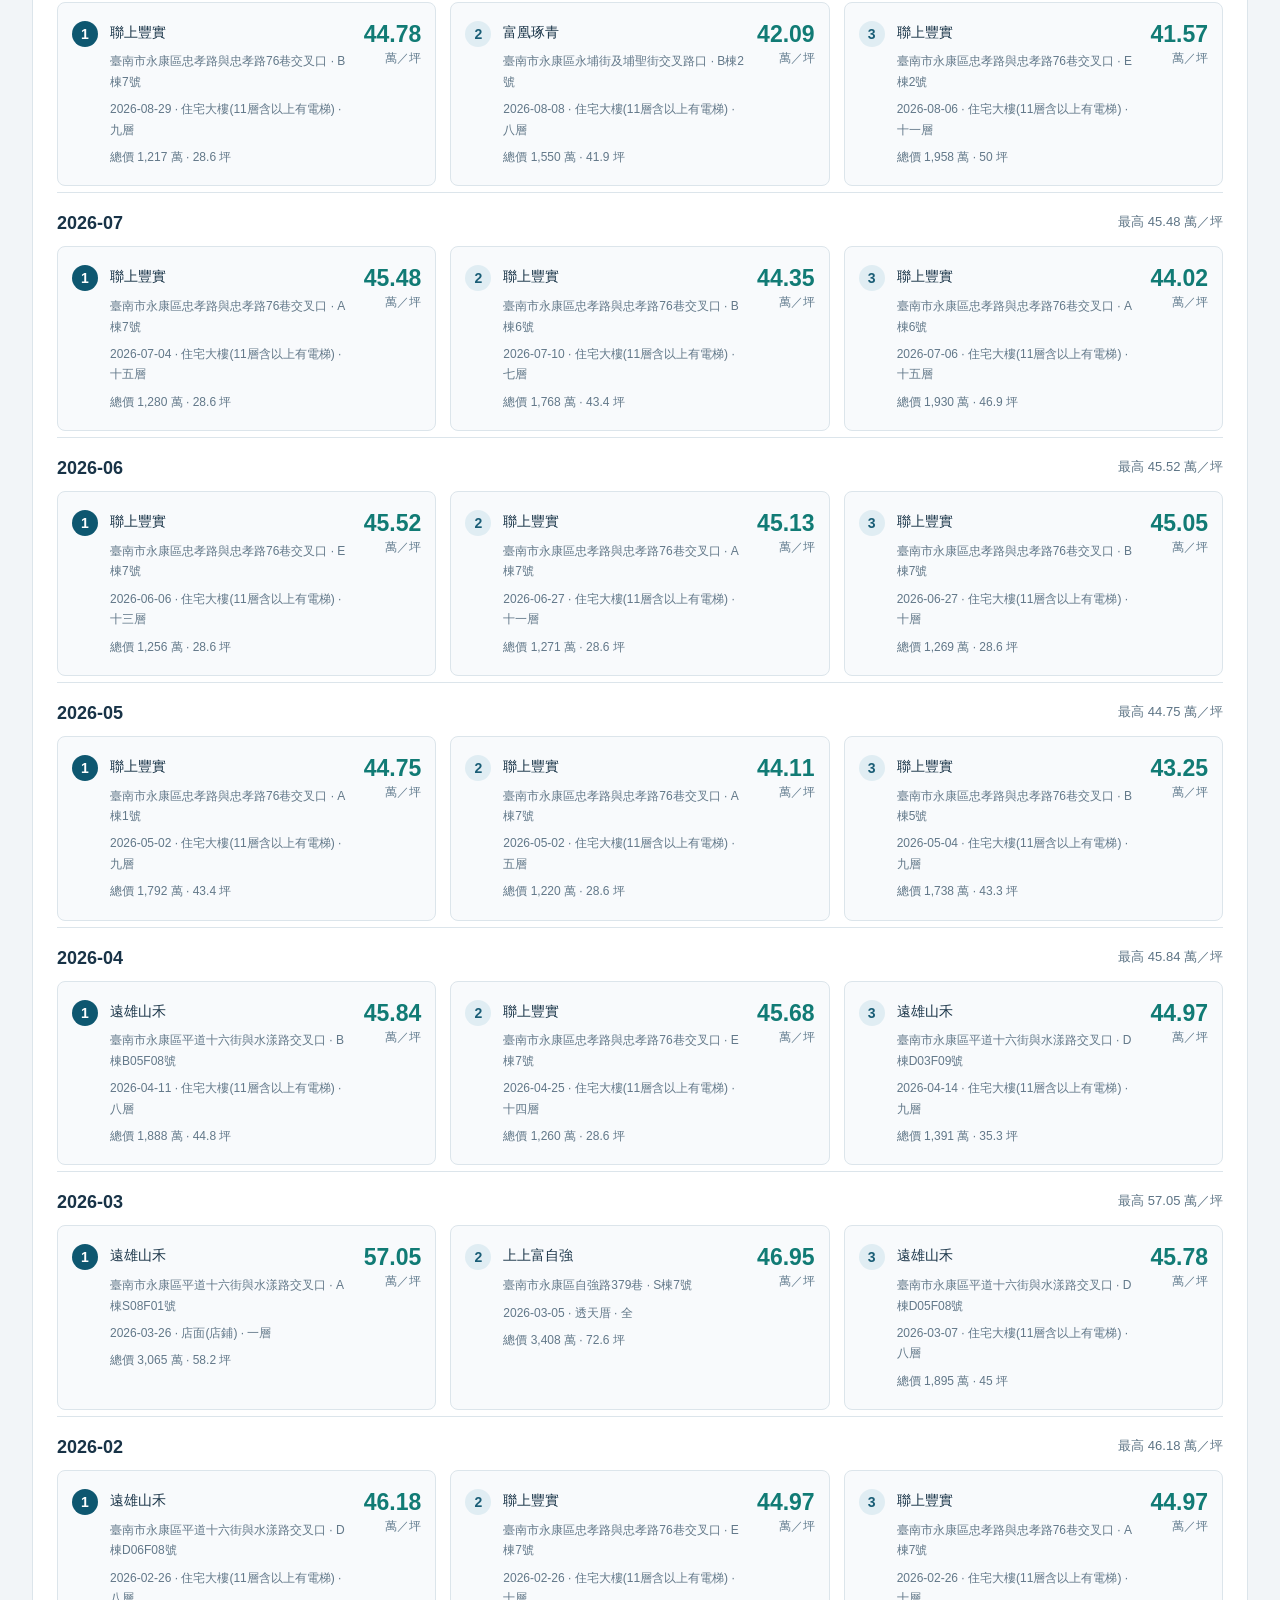
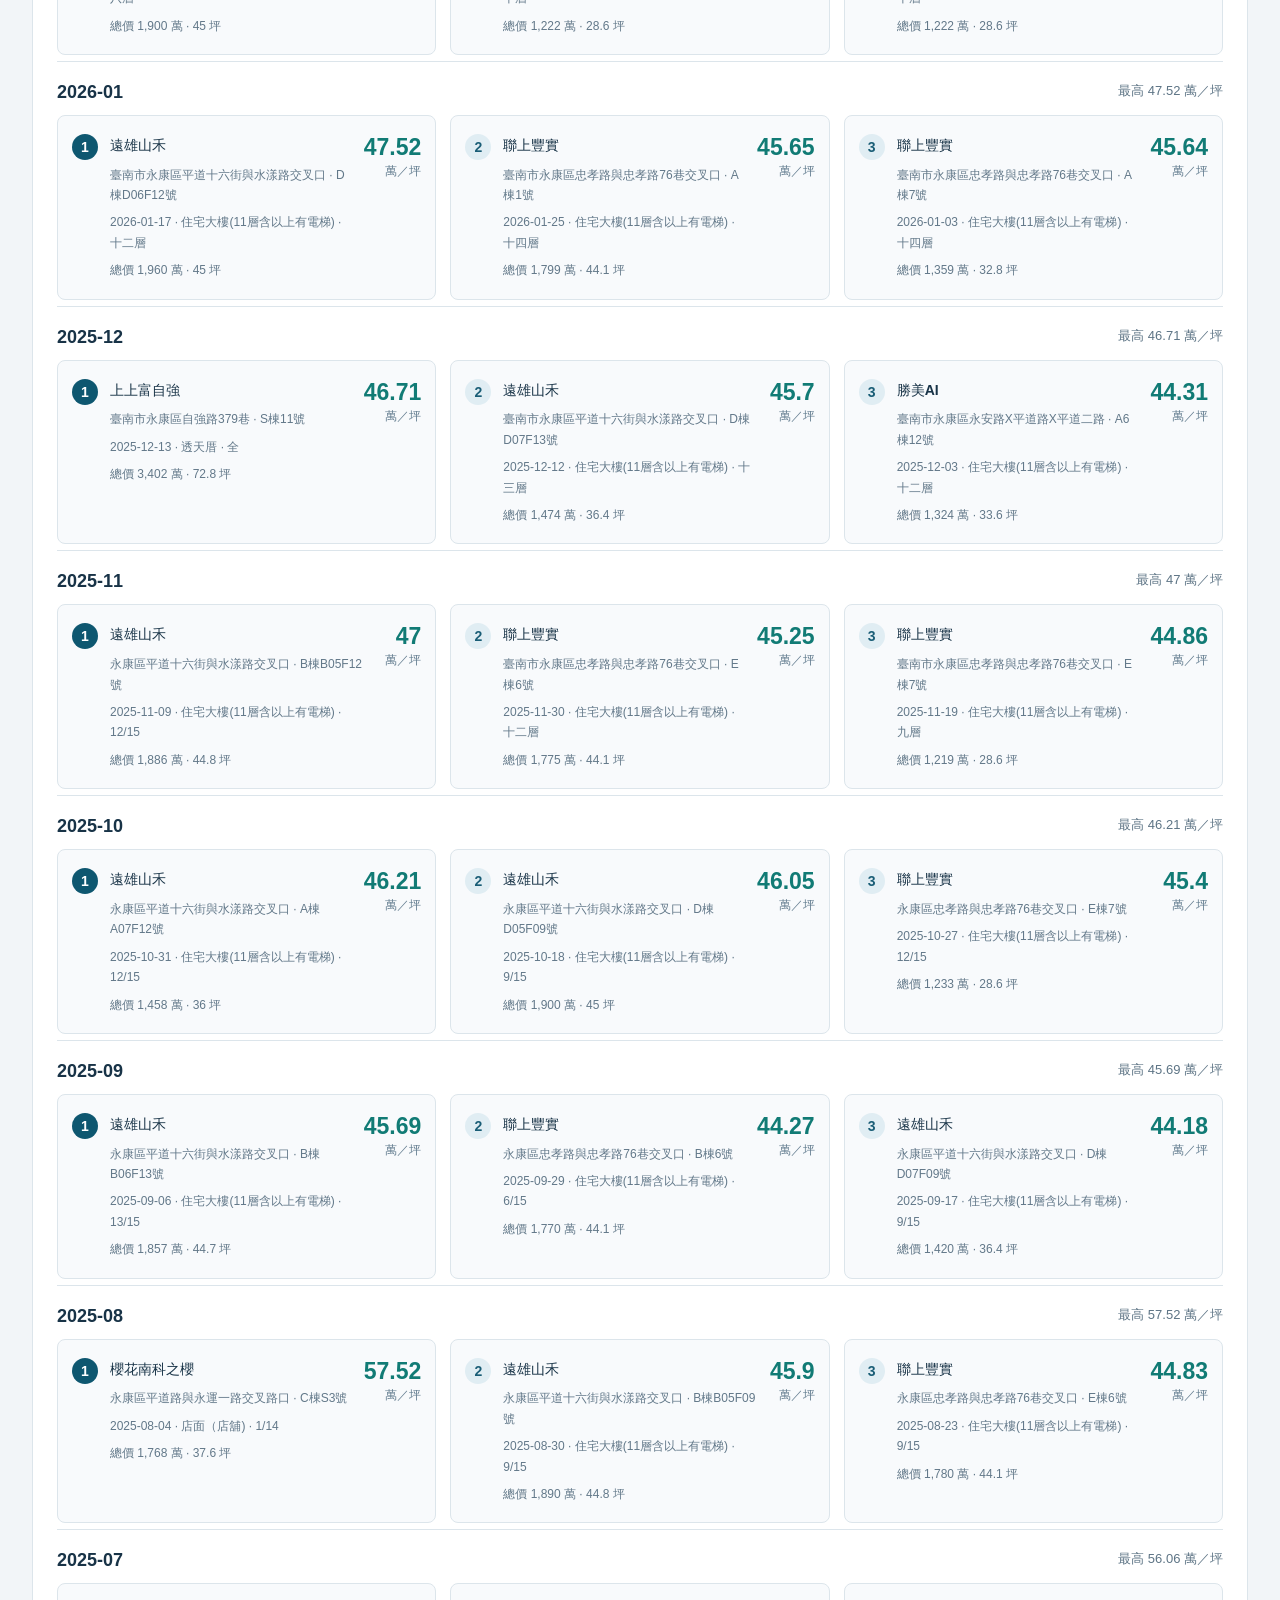
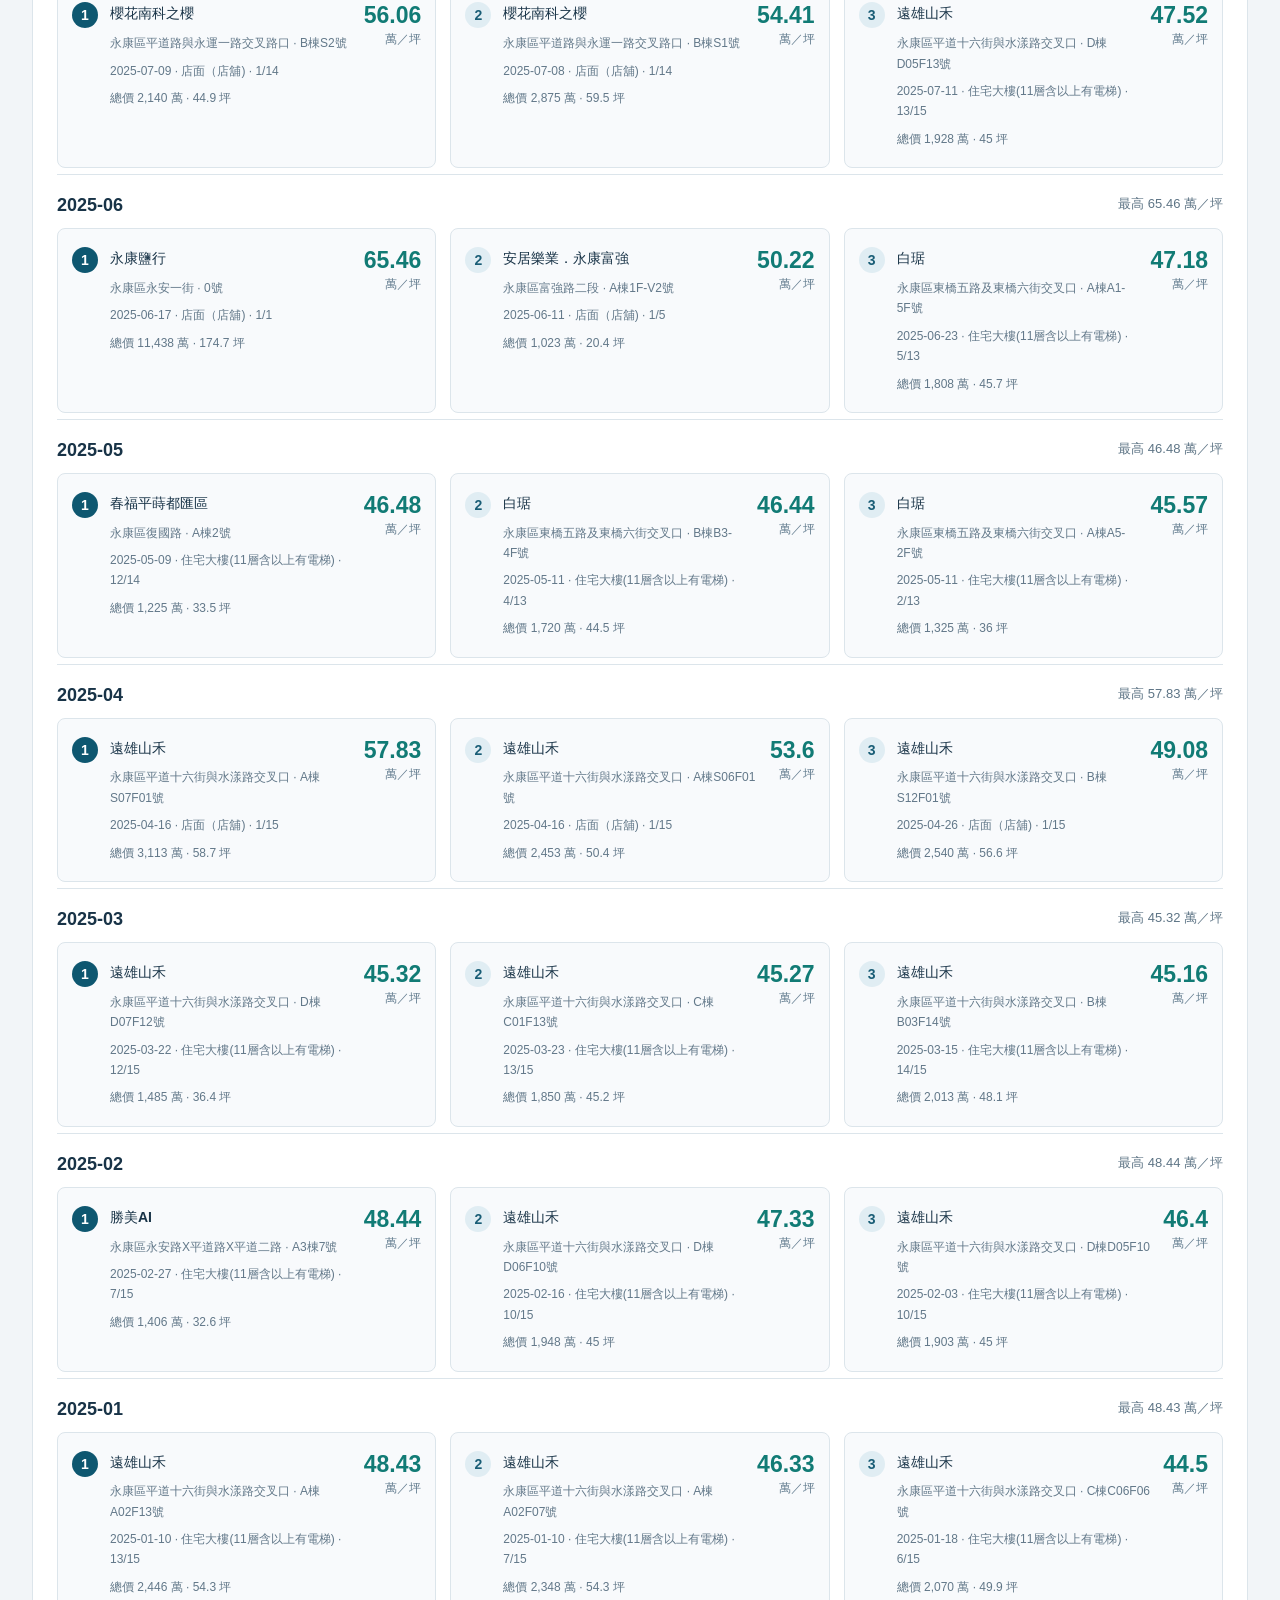
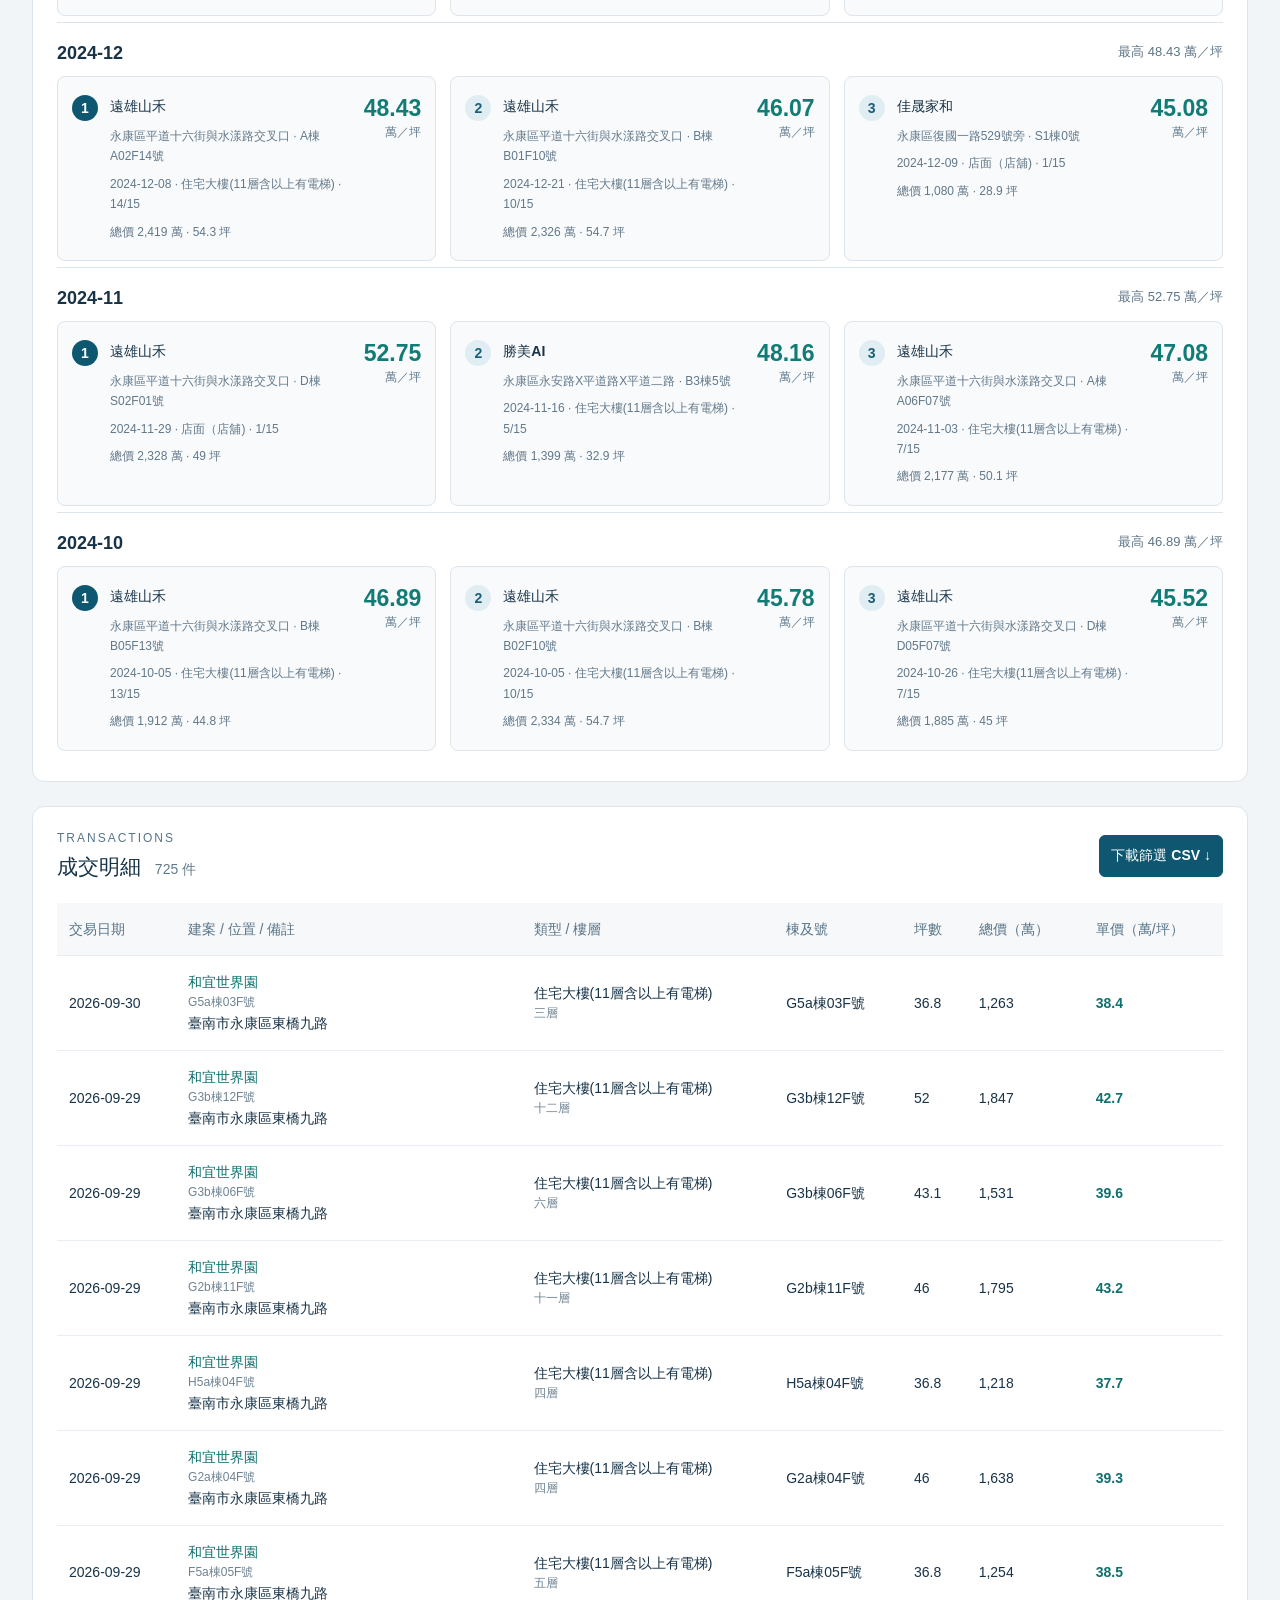
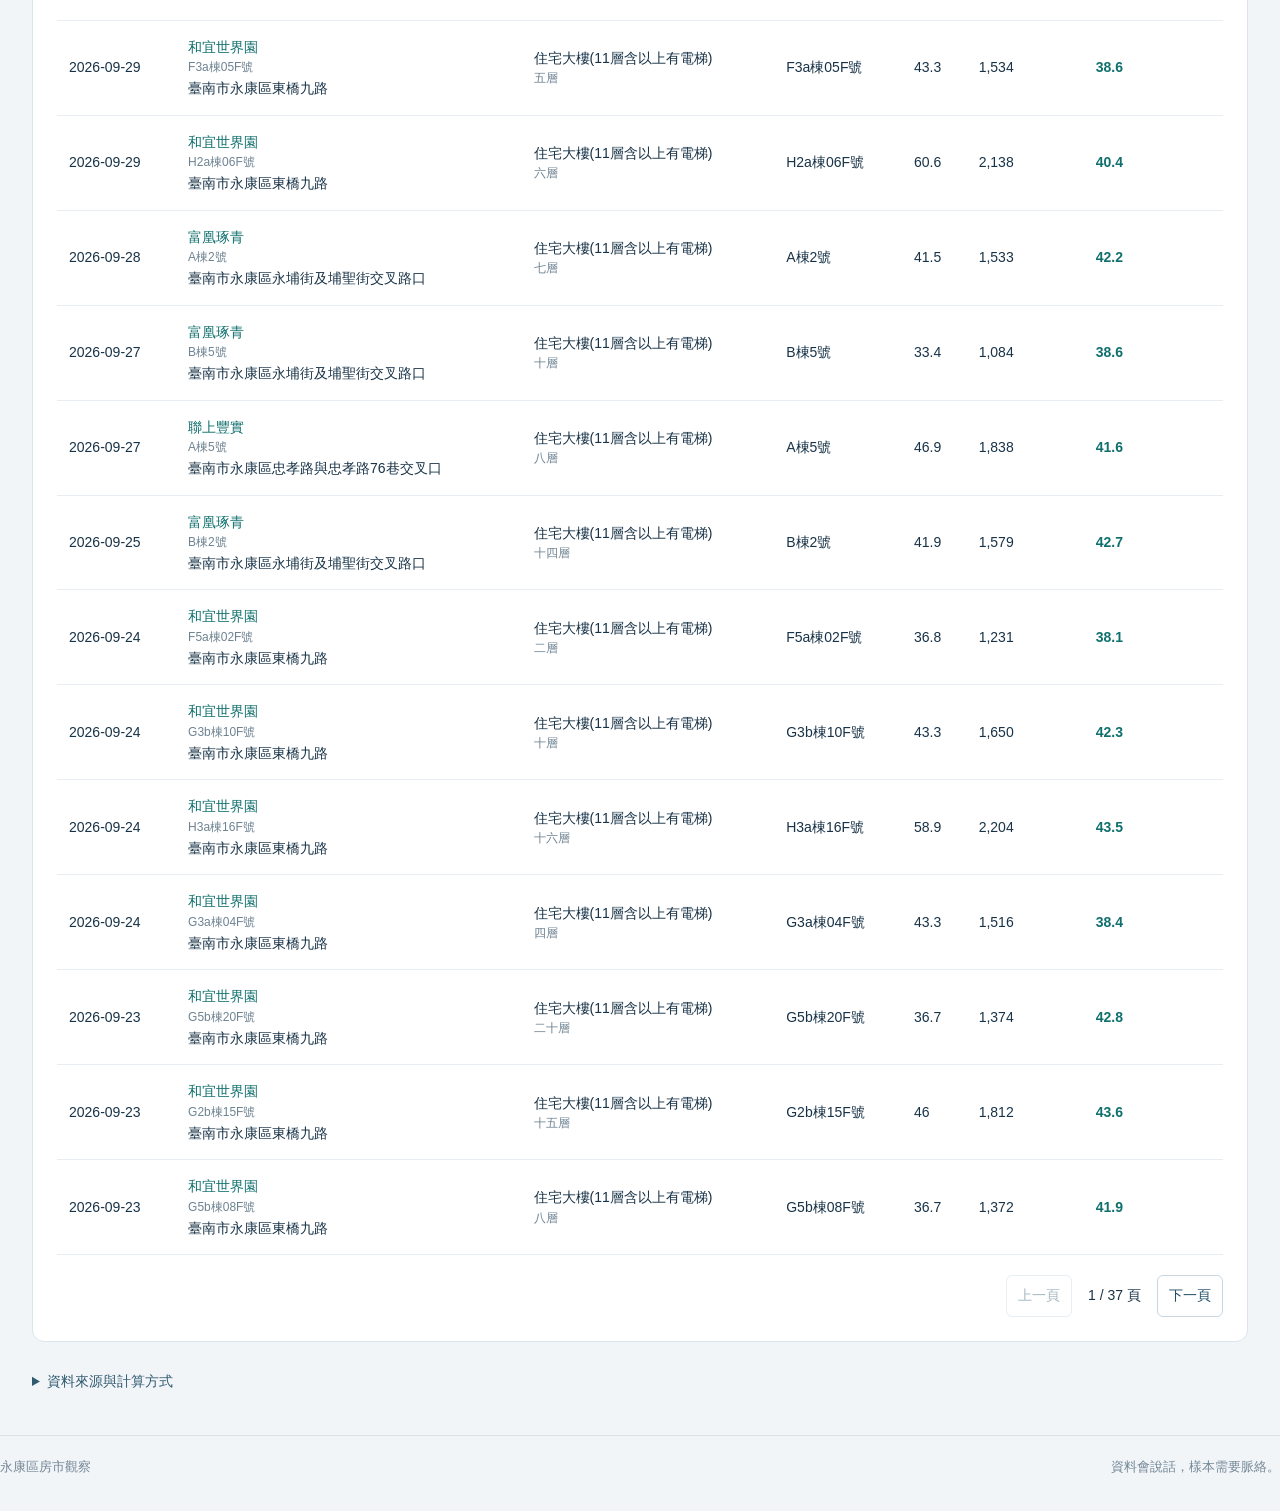
<file: public/yongkang-presale.html>
<!doctype html>
<html lang="zh-Hant"><head><meta charset="utf-8"><meta name="viewport" content="width=device-width, initial-scale=1"><title>永康區預售屋觀察｜台南實價分析</title><meta name="description" content="台南市永康區，2024 年 10 月起預售屋成交與每月價格分析。"><link rel="icon" href="data:image/svg+xml,%3Csvg xmlns='http://www.w3.org/2000/svg' viewBox='0 0 32 32'%3E%3Crect width='32' height='32' rx='7' fill='%230e3e59'/%3E%3Cpath d='M6 17L16 8l10 9M10 15v11h12V15' fill='none' stroke='%23ffffff' stroke-width='3'/%3E%3C/svg%3E"><link rel="stylesheet" href="style.css"><link rel="stylesheet" href="ranking.css"></head>
<body><header><div class="brand">永康<span>區</span>房市觀察 <small>TAINAN YONGKANG</small></div><span class="tag">預售屋買賣 · 官方實價登錄</span></header>
<main><nav class="district-nav" aria-label="地區選擇"><a href="index.html">台南市東區</a><a href="yongkang.html" aria-current="page">台南市永康區</a><a href="xitun.html">台中市西屯區</a></nav><nav class="market-nav" aria-label="交易市場"><a href="yongkang.html">成屋買賣 · 2024.12 起</a><a href="yongkang-presale.html" aria-current="page">預售屋 · 2024.10 起</a></nav><div class="intro"><div><p class="eyebrow">台南市永康區 / 預售屋 2024.10 起</p><h1>永康預售屋，成交與建案觀察。</h1></div><div class="updated" id="updated">正在載入資料…</div></div><p class="hint" style="margin:-12px 0 22px">更新排程：每月 1、11、21 日中午 12:30（台灣時間）。執行可能稍有延遲，請以上方資料下載時間為準。</p>
<section class="filters" aria-label="成交篩選"><label>交易月份<select id="month"><option value="">全部月份</option></select></label><label>房屋類型<select id="type"><option value="">全部類型</option></select></label><label>建案 / 地址 / 棟號<input id="search" placeholder="輸入建案、路名或棟號"></label><label>總價上限（萬元）<input id="price" type="number" min="0" placeholder="不限"></label><label hidden>屋齡上限（年）<input id="age" type="number" min="0" placeholder="不限"></label><label>坪數下限<input id="area" type="number" min="0" placeholder="不限"></label><button id="reset" class="secondary">清除條件</button><div class="checks"><label><input id="notes" type="checkbox" checked> 排除有交易備註案件</label><label><input id="parking" type="checkbox" checked> 排除車位未分列案件</label><span>所有指標、趨勢與明細同步套用篩選。</span></div></section>
<p id="error" class="notice" hidden></p><section class="metrics" aria-label="成交摘要"><article><span>成交件數</span><strong id="count">—</strong><small>符合目前篩選</small></article><article><span>每坪單價中位數</span><strong id="unit">—</strong><small id="unitCount">萬元／坪 · 採官方單價</small></article><article><span>成交總價中位數</span><strong id="total">—</strong><small>萬元 · 含車位總價</small></article><article><span>移轉面積中位數</span><strong id="size">—</strong><small>坪 · 含已登錄車位面積</small></article></section>
<section class="panel"><div class="section-title"><div><p class="eyebrow">MONTHLY VIEW</p><h2>成交量與單價走勢</h2></div><span class="legend"><i></i> 件數 <b>●</b> 單價中位數</span></div><div id="chart" class="chart"></div><p class="hint">依交易月份歸屬；近期月份仍可能補登，成交量尚未完整。不同房型的組成會影響整體價格。</p></section>
<section class="panel" aria-labelledby="ranking-title"><div class="section-title"><div><p class="eyebrow">MONTHLY TOP 3</p><h2 id="ranking-title">每月單坪價格前三名</h2></div></div><p class="hint">依目前篩選條件，各交易月份按官方單價由高至低取三筆。單價相同時，依交易日期較新者優先；不足三筆全數列出。排名會隨補登資料調整。</p><div id="ranking"></div></section><section class="panel"><div class="section-title"><div><p class="eyebrow">TRANSACTIONS</p><h2>成交明細 <small id="resultCount"></small></h2></div><button id="export">下載篩選 CSV ↓</button></div><div class="table-wrap"><table><thead><tr><th>交易日期</th><th>建案 / 位置 / 備註</th><th>類型 / 樓層</th><th>棟及號</th><th>坪數</th><th>總價（萬）</th><th>單價（萬/坪）</th></tr></thead><tbody id="rows"></tbody></table></div><div class="pagination"><button id="prev" class="secondary">上一頁</button><span id="page"></span><button id="next" class="secondary">下一頁</button></div></section>
<details class="method"><summary>資料來源與計算方式</summary><p>來源：<a href="https://plvr.land.moi.gov.tw/DownloadOpenData" target="_blank" rel="noopener">內政部不動產成交案件實際資訊資料供應系統</a>。本網站為獨立整理，非官方網站。僅收錄臺南市永康區、交易日期自 2024 年 10 月 1 日起的預售屋買賣案件，與成屋市場分開統計。建案名稱與棟號依官方原始欄位顯示；位置可能為地段、地號或基地位置，並非交屋後門牌。</p><p>1 坪＝3.305785 平方公尺。單價使用官方「單價元平方公尺」換算，不自行猜測車位拆價；缺少單價者不計入單價中位數。總價與移轉面積包含車位。預售屋尚未完工，不計算屋齡。已下載資料中標示解約者不列入統計。</p><p>預設排除任何有備註案件（範圍比特殊交易更廣）與來源中車位資訊未明確分列的案件，可取消勾選查看全部。資料不足顯示「—」，不以 0 冒充價格。</p><p id="correction"></p><p>官方每月 1、11、21 日發布資料。請以上方資料下載時間確認資料新鮮度；最新月份仍可能補登。</p></details></main><footer>永康區房市觀察 <span>資料會說話，樣本需要脈絡。</span></footer><script src="yongkang-presale-data.js"></script><script src="ranking.js"></script><script src="app.js"></script></body></html>
</file>
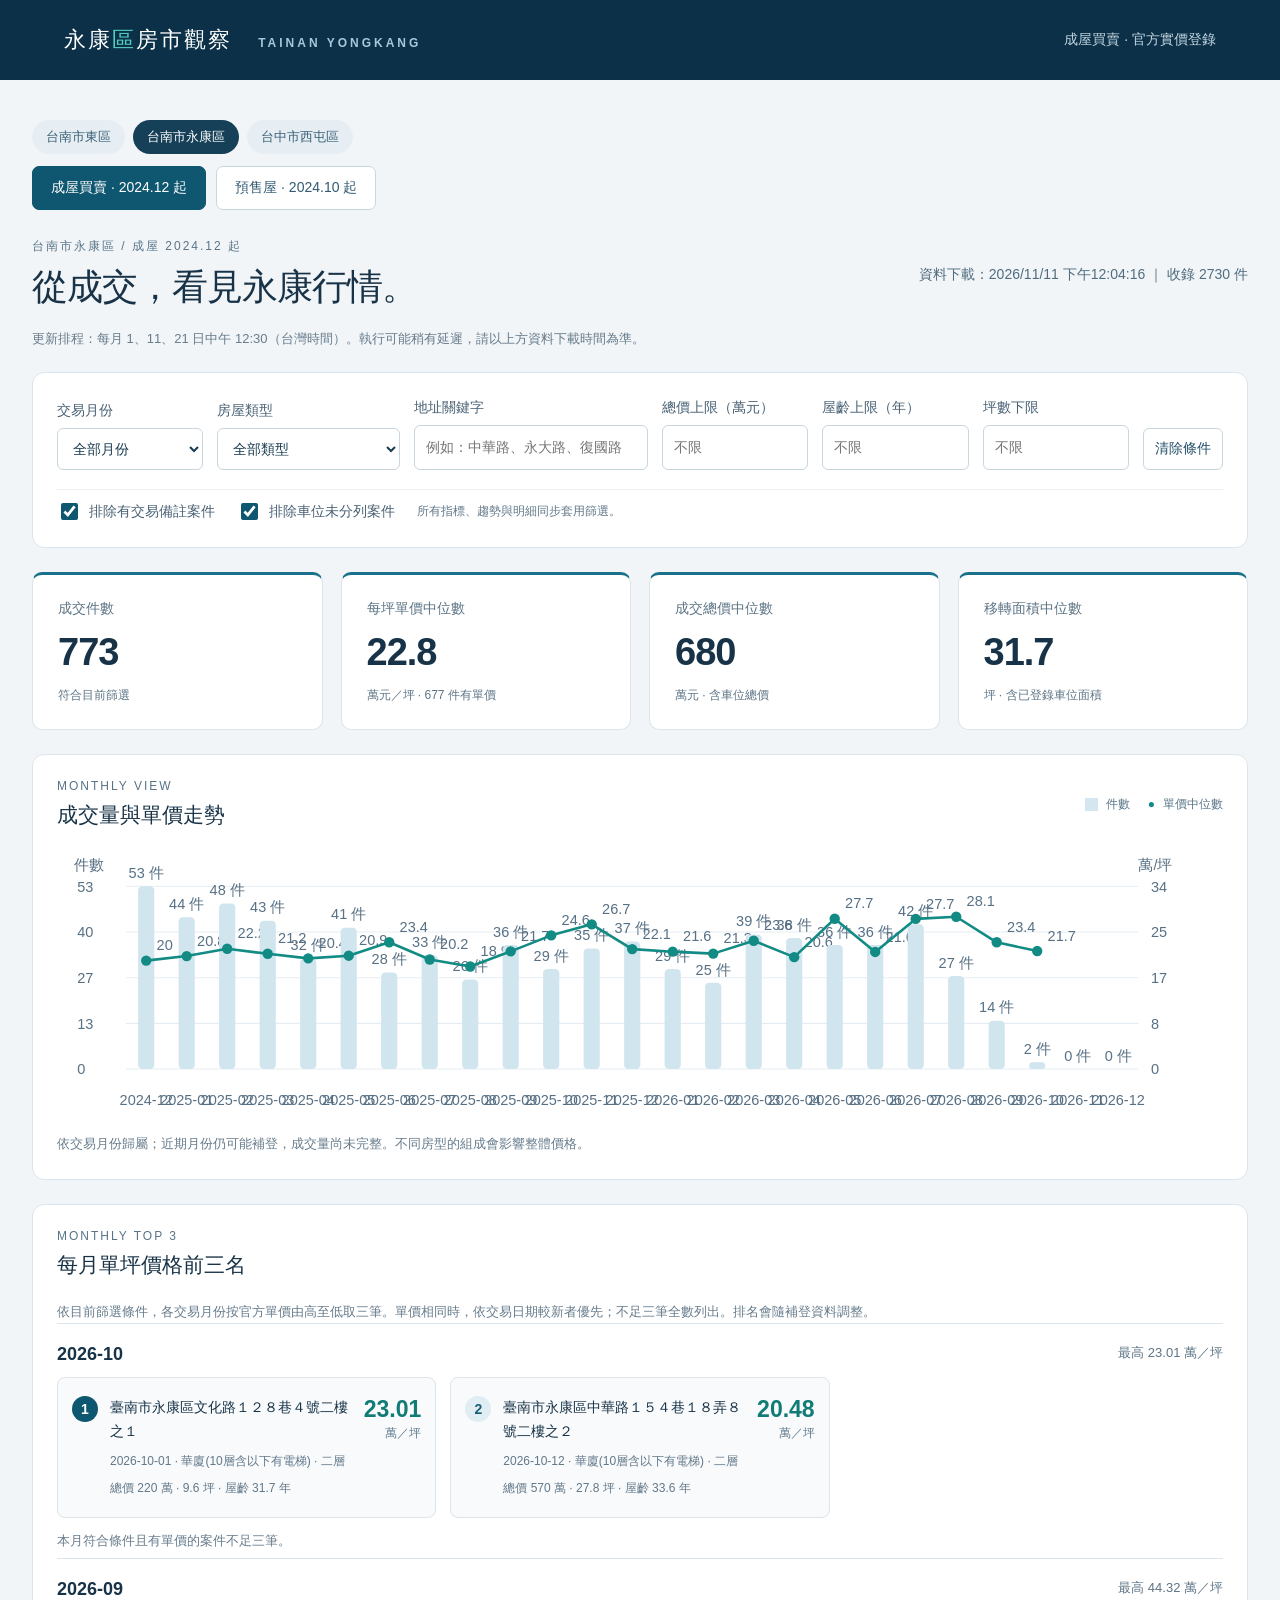
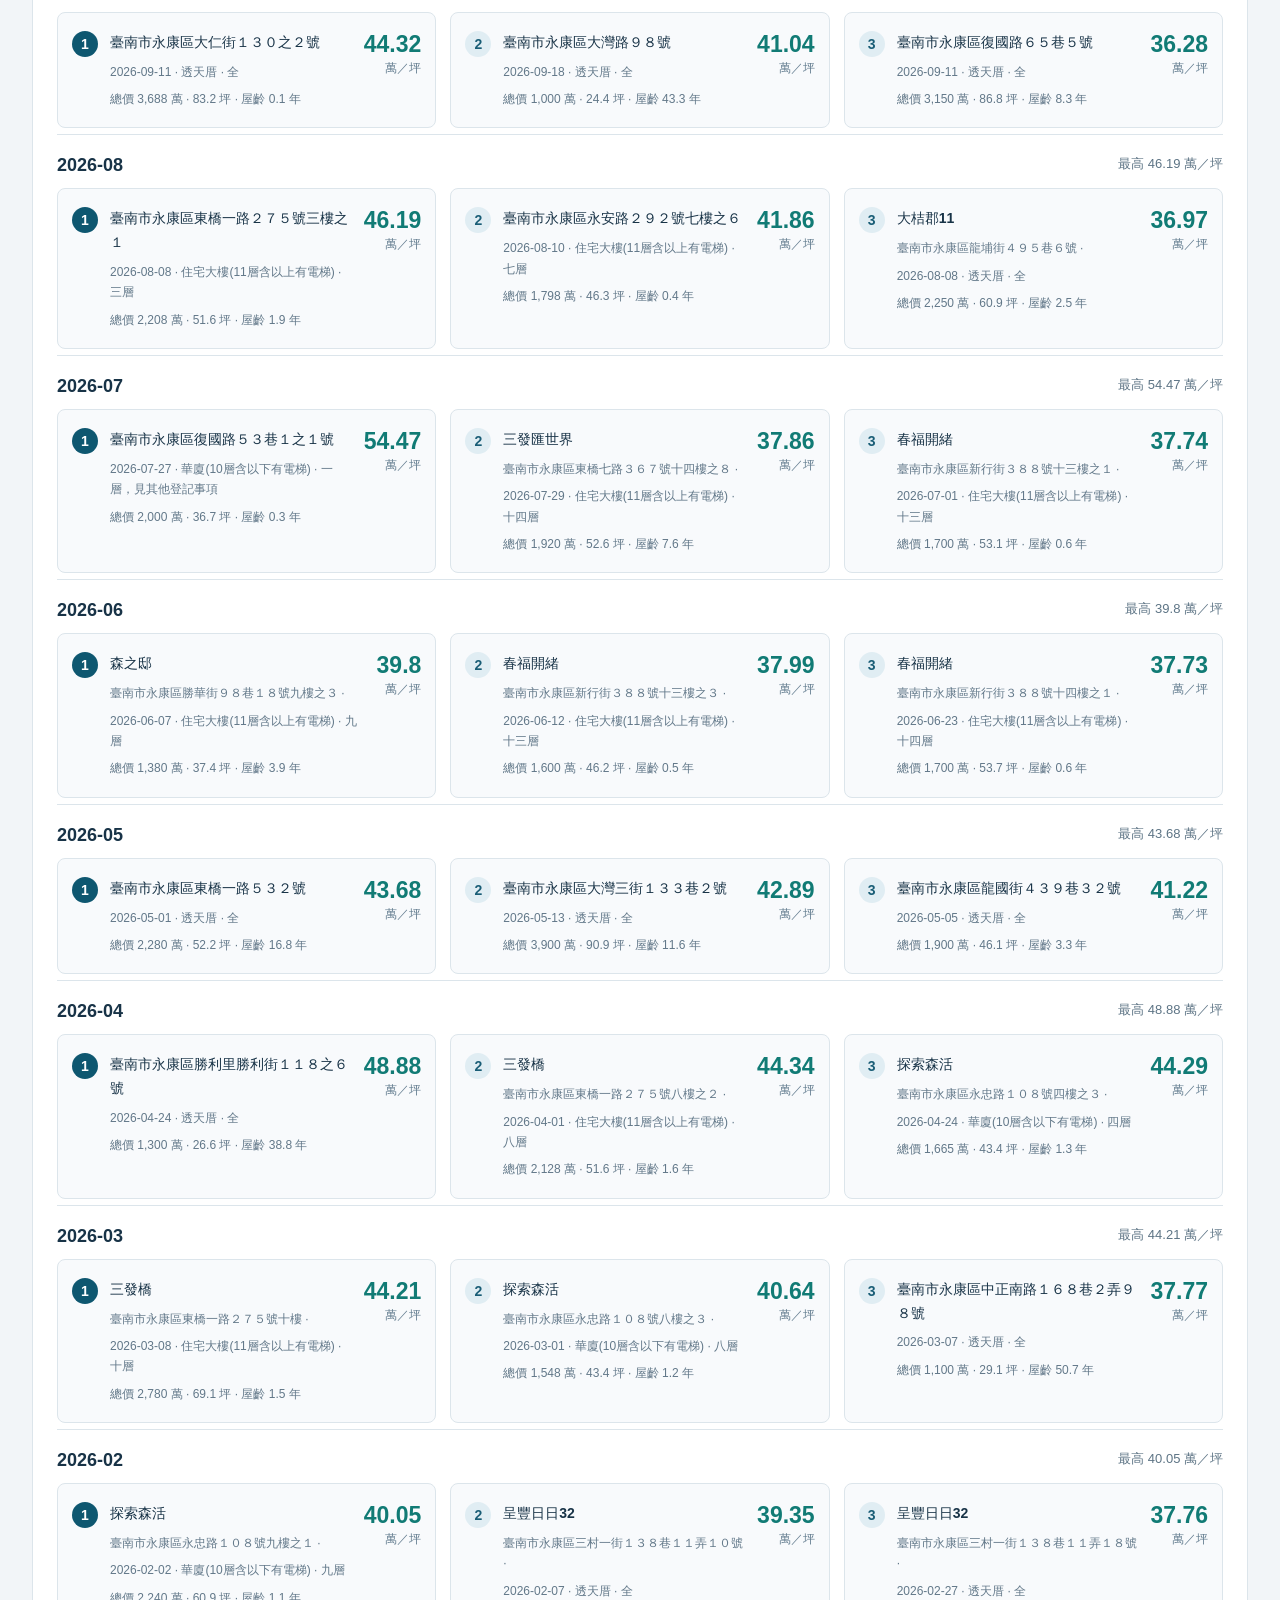
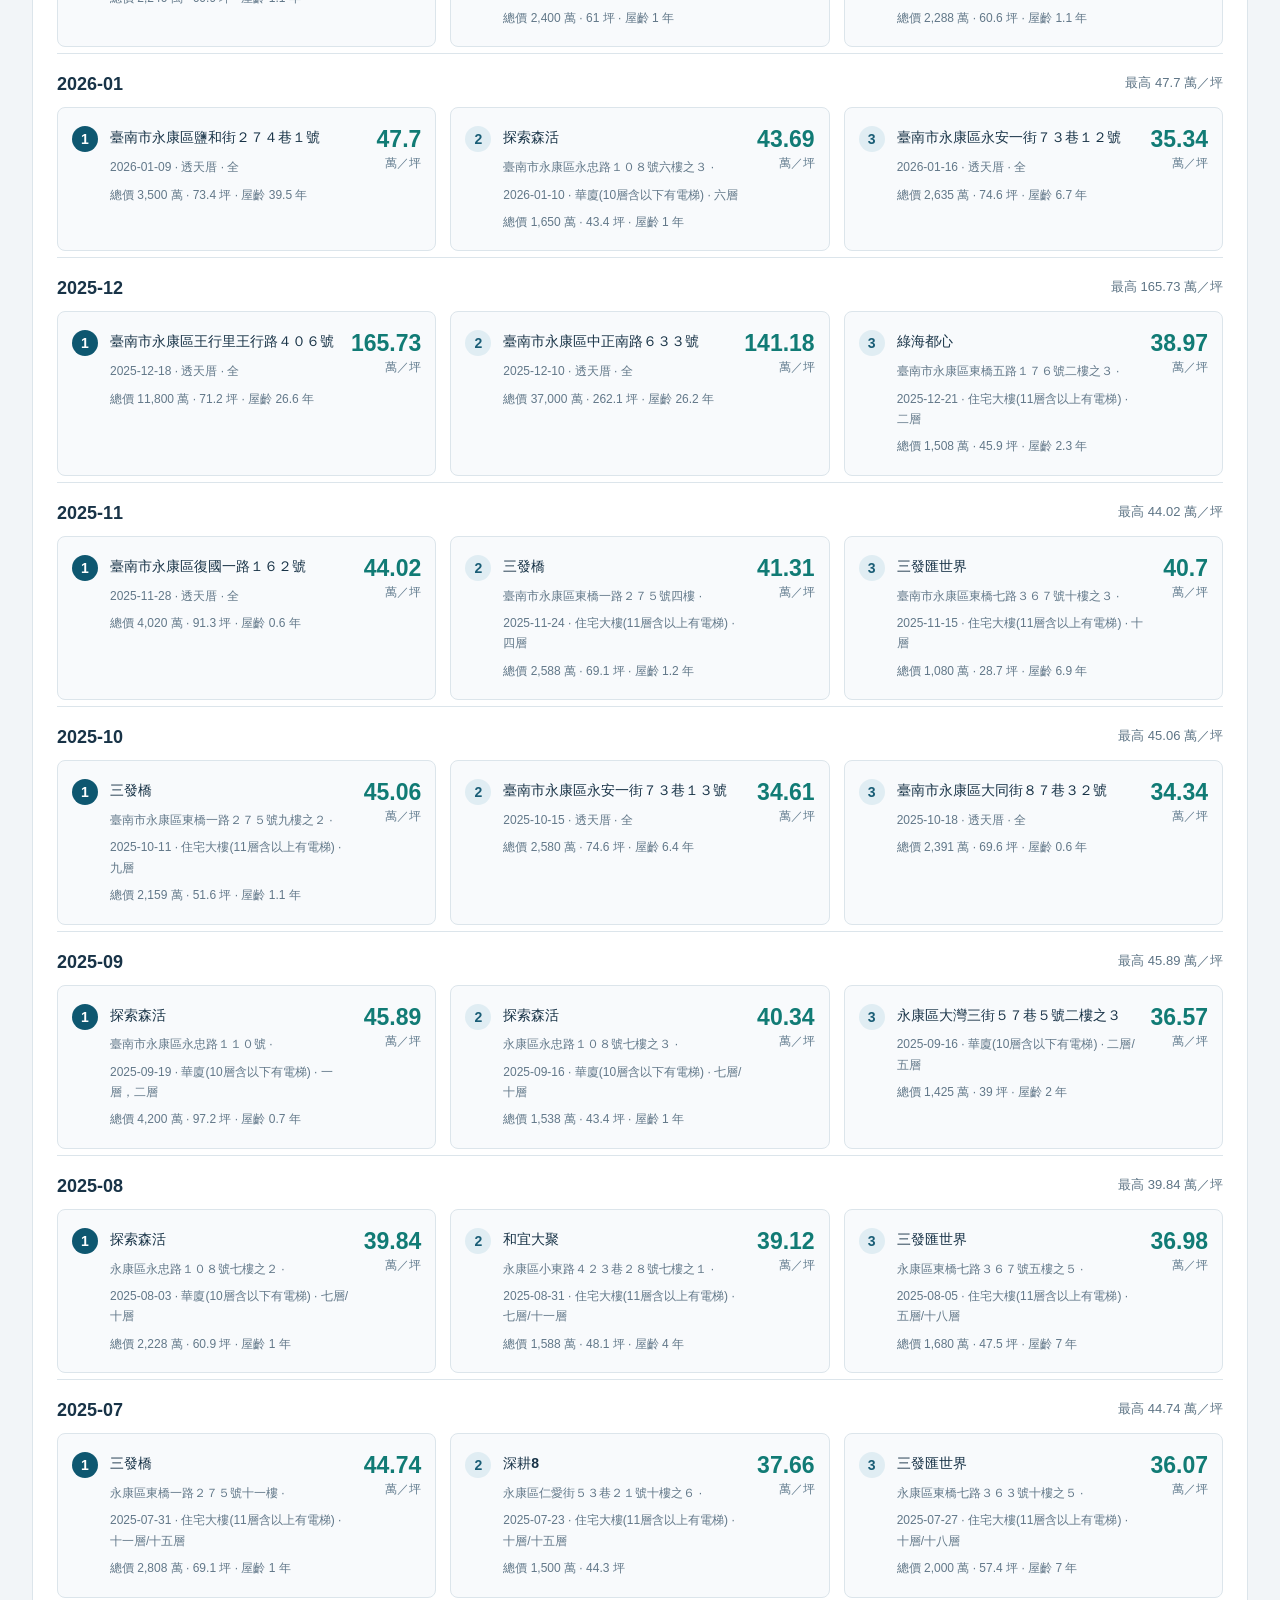
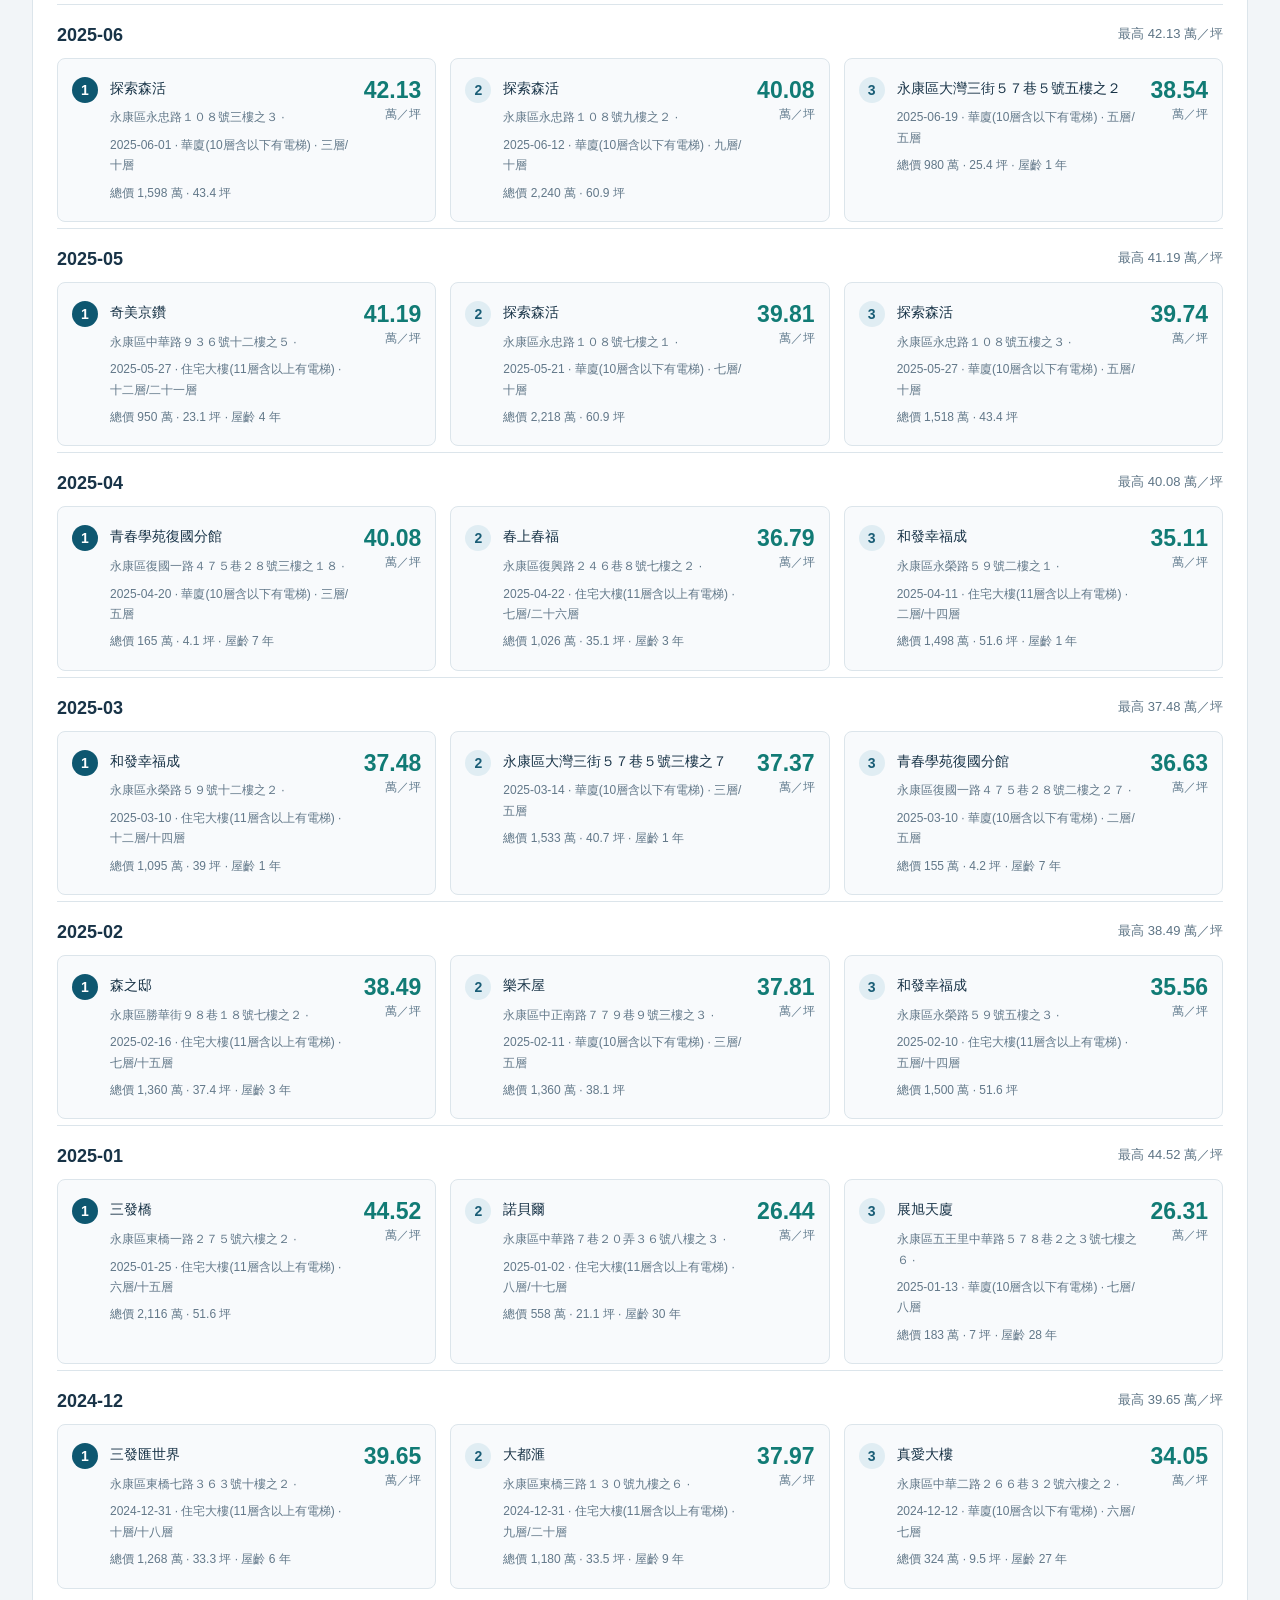
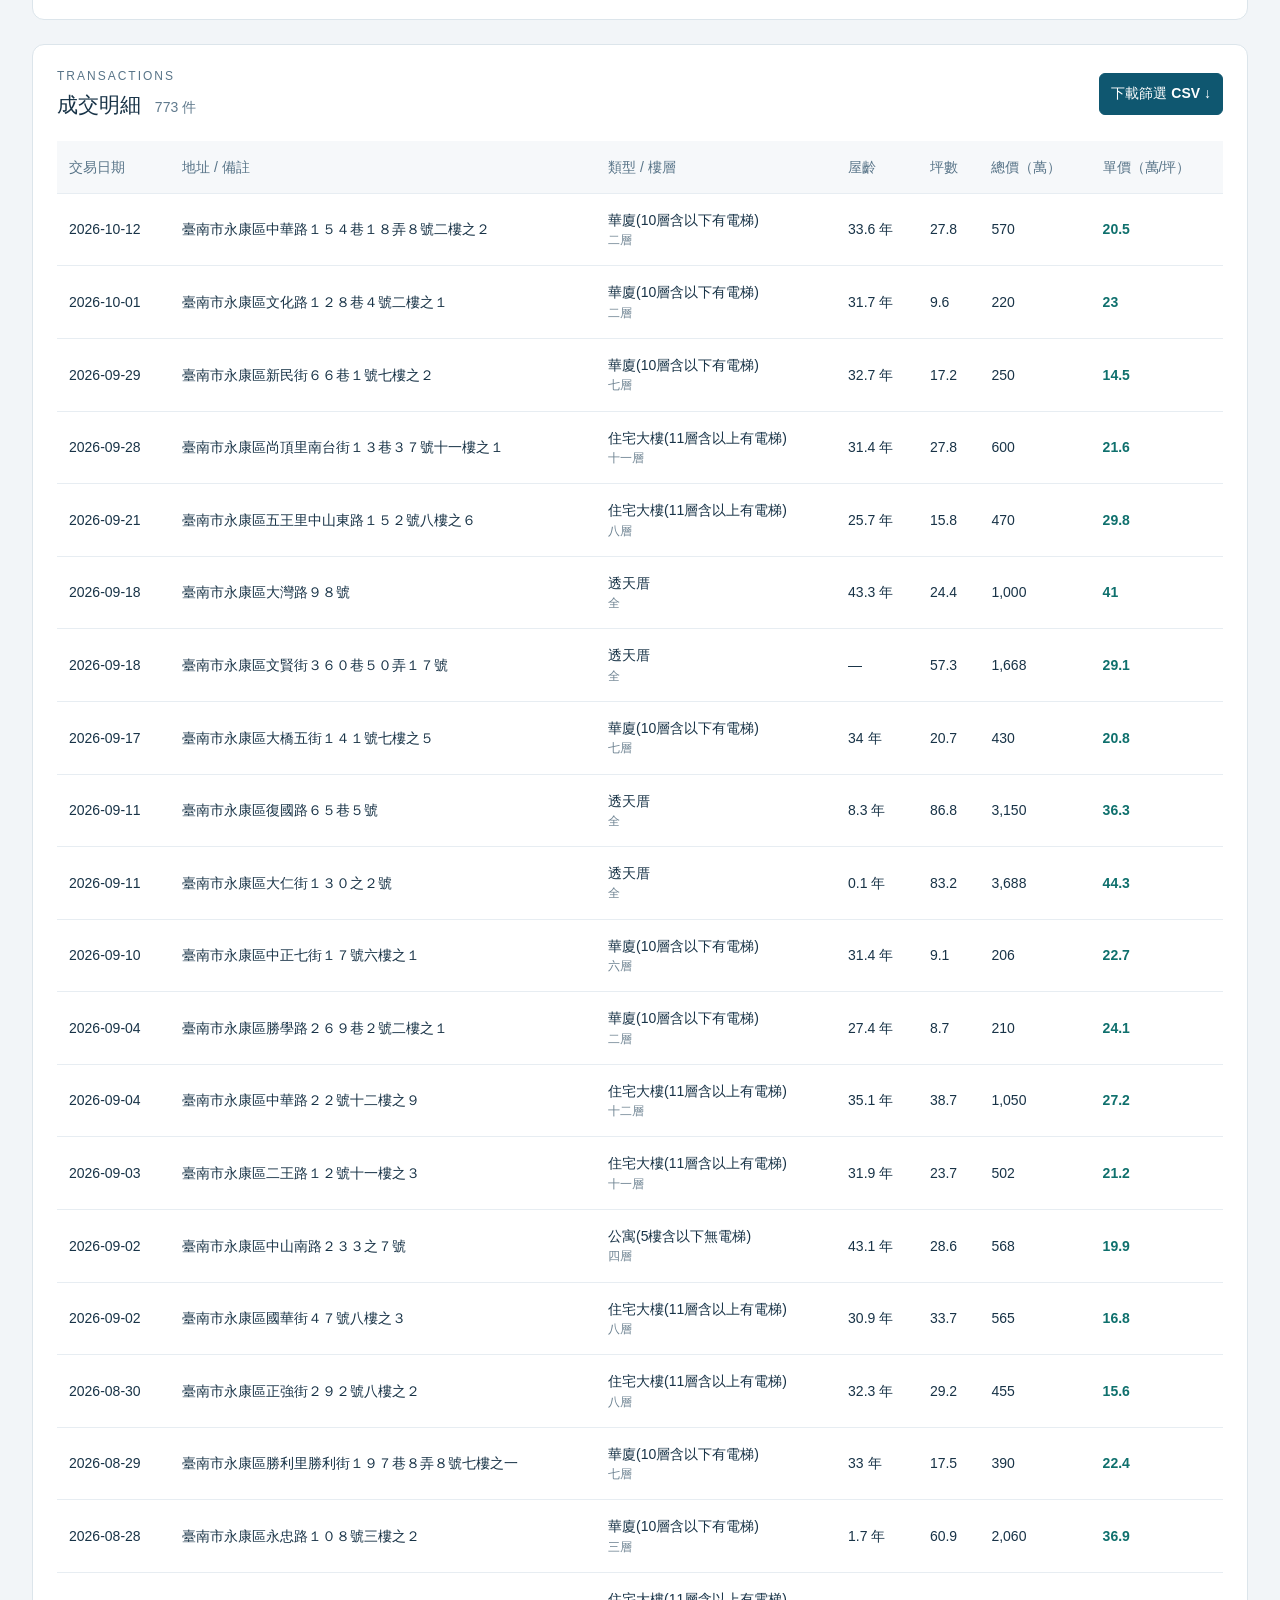
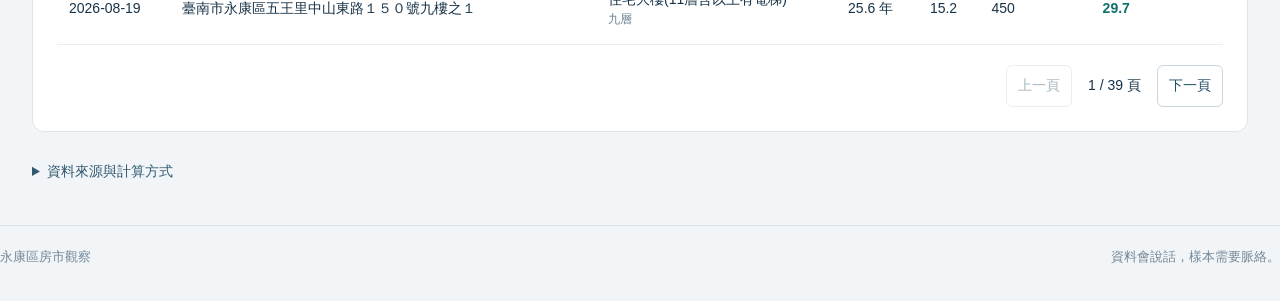
<file: public/yongkang.html>
<!doctype html>
<html lang="zh-Hant"><head><meta charset="utf-8"><meta name="viewport" content="width=device-width, initial-scale=1"><title>永康區成屋觀察｜台南實價分析</title><meta name="description" content="台南市永康區，2024 年 12 月起成屋成交與每月價格分析。"><link rel="icon" href="data:image/svg+xml,%3Csvg xmlns='http://www.w3.org/2000/svg' viewBox='0 0 32 32'%3E%3Crect width='32' height='32' rx='7' fill='%230e3e59'/%3E%3Cpath d='M6 17L16 8l10 9M10 15v11h12V15' fill='none' stroke='%23ffffff' stroke-width='3'/%3E%3C/svg%3E"><link rel="stylesheet" href="style.css"><link rel="stylesheet" href="ranking.css"></head>
<body><header><div class="brand">永康<span>區</span>房市觀察 <small>TAINAN YONGKANG</small></div><span class="tag">成屋買賣 · 官方實價登錄</span></header>
<main><nav class="district-nav" aria-label="地區選擇"><a href="index.html">台南市東區</a><a href="yongkang.html" aria-current="page">台南市永康區</a><a href="xitun.html">台中市西屯區</a></nav><nav class="market-nav" aria-label="交易市場"><a href="yongkang.html" aria-current="page">成屋買賣 · 2024.12 起</a><a href="yongkang-presale.html">預售屋 · 2024.10 起</a></nav><div class="intro"><div><p class="eyebrow">台南市永康區 / 成屋 2024.12 起</p><h1>從成交，看見永康行情。</h1></div><div class="updated" id="updated">正在載入資料…</div></div><p class="hint" style="margin:-12px 0 22px">更新排程：每月 1、11、21 日中午 12:30（台灣時間）。執行可能稍有延遲，請以上方資料下載時間為準。</p>
<section class="filters" aria-label="成交篩選"><label>交易月份<select id="month"><option value="">全部月份</option></select></label><label>房屋類型<select id="type"><option value="">全部類型</option></select></label><label>地址關鍵字<input id="search" placeholder="例如：中華路、永大路、復國路"></label><label>總價上限（萬元）<input id="price" type="number" min="0" placeholder="不限"></label><label>屋齡上限（年）<input id="age" type="number" min="0" placeholder="不限"></label><label>坪數下限<input id="area" type="number" min="0" placeholder="不限"></label><button id="reset" class="secondary">清除條件</button><div class="checks"><label><input id="notes" type="checkbox" checked> 排除有交易備註案件</label><label><input id="parking" type="checkbox" checked> 排除車位未分列案件</label><span>所有指標、趨勢與明細同步套用篩選。</span></div></section>
<p id="error" class="notice" hidden></p><section class="metrics" aria-label="成交摘要"><article><span>成交件數</span><strong id="count">—</strong><small>符合目前篩選</small></article><article><span>每坪單價中位數</span><strong id="unit">—</strong><small id="unitCount">萬元／坪 · 採官方單價</small></article><article><span>成交總價中位數</span><strong id="total">—</strong><small>萬元 · 含車位總價</small></article><article><span>移轉面積中位數</span><strong id="size">—</strong><small>坪 · 含已登錄車位面積</small></article></section>
<section class="panel"><div class="section-title"><div><p class="eyebrow">MONTHLY VIEW</p><h2>成交量與單價走勢</h2></div><span class="legend"><i></i> 件數 <b>●</b> 單價中位數</span></div><div id="chart" class="chart"></div><p class="hint">依交易月份歸屬；近期月份仍可能補登，成交量尚未完整。不同房型的組成會影響整體價格。</p></section>
<section class="panel" aria-labelledby="ranking-title"><div class="section-title"><div><p class="eyebrow">MONTHLY TOP 3</p><h2 id="ranking-title">每月單坪價格前三名</h2></div></div><p class="hint">依目前篩選條件，各交易月份按官方單價由高至低取三筆。單價相同時，依交易日期較新者優先；不足三筆全數列出。排名會隨補登資料調整。</p><div id="ranking"></div></section><section class="panel"><div class="section-title"><div><p class="eyebrow">TRANSACTIONS</p><h2>成交明細 <small id="resultCount"></small></h2></div><button id="export">下載篩選 CSV ↓</button></div><div class="table-wrap"><table><thead><tr><th>交易日期</th><th>地址 / 備註</th><th>類型 / 樓層</th><th>屋齡</th><th>坪數</th><th>總價（萬）</th><th>單價（萬/坪）</th></tr></thead><tbody id="rows"></tbody></table></div><div class="pagination"><button id="prev" class="secondary">上一頁</button><span id="page"></span><button id="next" class="secondary">下一頁</button></div></section>
<details class="method"><summary>資料來源與計算方式</summary><p>來源：<a href="https://plvr.land.moi.gov.tw/DownloadOpenData" target="_blank" rel="noopener">內政部不動產成交案件實際資訊資料供應系統</a>。本網站為獨立整理，非官方網站。僅收錄臺南市永康區、交易日期自 2024 年 12 月 1 日起，包含建物的買賣案件；不含預售屋、租賃、純土地與單獨車位。</p><p>1 坪＝3.305785 平方公尺。單價使用官方「單價元平方公尺」換算，不自行猜測車位拆價；缺少單價者不計入單價中位數。總價與移轉面積包含車位。屋齡以成交日減建築完成日期估算，缺漏不推測。</p><p>預設排除任何有備註案件（範圍比特殊交易更廣）與來源中車位資訊未明確分列的案件，可取消勾選查看全部。資料不足顯示「—」，不以 0 冒充價格。</p><p id="correction"></p><p>官方每月 1、11、21 日發布資料。請以上方資料下載時間確認資料新鮮度；最新月份仍可能補登。</p></details></main><footer>永康區房市觀察 <span>資料會說話，樣本需要脈絡。</span></footer><script src="yongkang-data.js"></script><script src="ranking.js"></script><script src="app.js"></script></body></html>
</file>
<file: public/style.css>
:root{font-family:Inter,"Noto Sans TC","Microsoft JhengHei",sans-serif;color:#183347;background:#f2f5f8;font-size:16px;font-synthesis:none}*{box-sizing:border-box}body{margin:0}header{background:#0b3048;color:white;min-height:80px;padding:20px max(5vw,24px);display:flex;justify-content:space-between;align-items:center;gap:16px}.brand{font-size:22px;font-weight:750;letter-spacing:2px}.brand span{color:#55d2c4}.brand small{font-size:12px;letter-spacing:3px;margin-left:18px;color:#a8c7d9}.tag{font-size:14px;color:#c4d6e1}main{max-width:1380px;margin:0 auto;padding:40px 32px}.intro{display:flex;justify-content:space-between;gap:20px;align-items:center;margin-bottom:28px}.eyebrow{font-size:12px;letter-spacing:2px;color:#587488;margin:0 0 8px}h1{font-size:clamp(24px,3vw,36px);letter-spacing:-1px;margin:0}h2{font-size:21px;margin:0}h2 small{font-size:14px;color:#607a8d;font-weight:400;margin-left:8px}.updated{font-size:14px;color:#506c7f;text-align:right;line-height:1.8}.filters,.panel{background:white;border:1px solid #dce5eb;border-radius:12px;padding:24px}.filters{display:grid;grid-template-columns:1fr 1.25fr 1.6fr 1fr 1fr 1fr auto;gap:14px;align-items:end}label{font-size:14px;line-height:1.5;color:#496174}input,select,button{font:inherit;font-size:14px;border-radius:6px;border:1px solid #c8d6e0;padding:11px;background:white;color:#193b50;min-width:0}label>input:not([type=checkbox]),select{display:block;width:100%;margin-top:7px}button{cursor:pointer;background:#0f5770;border-color:#0f5770;color:white;font-weight:600;min-height:42px}button:hover{filter:brightness(.93)}button:disabled{opacity:.4;cursor:default}.secondary{background:#fff;color:#234e68;border-color:#c8d6e0}.checks{grid-column:1/-1;display:flex;align-items:center;gap:22px;flex-wrap:wrap;padding-top:10px;border-top:1px solid #edf1f5;margin-top:5px}.checks label{display:flex;gap:8px;align-items:center}.checks span{font-size:12px;color:#627889}.checks input{accent-color:#0f5770;width:17px;height:17px}.metrics{display:grid;grid-template-columns:repeat(4,1fr);gap:18px;margin:24px 0}.metrics article{background:white;padding:25px;border:1px solid #dce5eb;border-radius:10px;border-top:3px solid #1a718b}.metrics span,.metrics small{display:block;font-size:14px;color:#5d7485}.metrics strong{display:block;font-size:38px;margin:13px 0;font-variant-numeric:tabular-nums;letter-spacing:-1px}.metrics small{font-size:12px}.panel{margin-top:24px}.section-title{display:flex;justify-content:space-between;align-items:center;gap:15px;margin-bottom:22px}.legend{font-size:12px;color:#587488;display:flex;align-items:center;gap:8px}.legend i{background:#d4e7f0;display:inline-block;width:13px;height:13px}.legend b{color:#108a84;margin-left:10px}.chart svg{width:100%;height:auto;max-height:270px;display:block}.chart text{font-family:inherit;font-size:14px;fill:#577084}.hint{font-size:13px;line-height:1.7;color:#677c8c;margin:12px 0 0}.table-wrap{overflow:auto}table{border-collapse:collapse;width:100%;text-align:left;font-size:14px}th{font-weight:500;color:#587488;background:#f6f8fa;white-space:nowrap}th,td{padding:15px 12px;border-bottom:1px solid #e7edf2;line-height:1.6}td:nth-child(n+4){white-space:nowrap;font-variant-numeric:tabular-nums}td:nth-child(2){min-width:240px;max-width:400px}td:nth-child(3){min-width:150px}td small{display:block;font-size:12px;color:#6e8392}td strong{color:#0f706d}.pagination{display:flex;justify-content:flex-end;align-items:center;gap:16px;margin-top:20px;font-size:14px}.method{margin-top:26px;color:#627889;font-size:14px;line-height:1.9}.method summary{cursor:pointer;color:#315a71}.method a{color:#126d89}.notice{background:#fff1d9;padding:18px;border-radius:8px;line-height:1.8}.empty{text-align:center;padding:45px;color:#718797}footer{max-width:1316px;margin:0 auto;padding:22px 0 35px;border-top:1px solid #d8e1e8;font-size:13px;display:flex;justify-content:space-between;color:#738796}:focus-visible{outline:3px solid #e8a839;outline-offset:3px}@media(max-width:1100px){.filters{grid-template-columns:repeat(3,1fr)}.brand small{display:none}}@media(max-width:650px){header{padding:18px}.tag{display:none}main{padding:26px 16px}.intro{display:block}.updated{text-align:left;margin-top:14px}.filters{padding:16px;grid-template-columns:1fr 1fr}.checks{gap:12px}.metrics{grid-template-columns:1fr 1fr;gap:12px}.metrics article{padding:18px 14px}.metrics strong{font-size:30px}.panel{padding:18px 12px}.legend{display:none}.section-title{align-items:flex-start}h2{font-size:19px}.section-title button{font-size:12px}.pagination{justify-content:center}footer{margin:0 16px;gap:12px}.chart{overflow:auto}.chart svg{min-width:520px}}

.market-nav{display:flex;gap:10px;flex-wrap:wrap;margin:0 0 28px}.market-nav a{padding:12px 18px;border:1px solid #c8d6e0;border-radius:7px;color:#315a71;background:white;font-size:14px;text-decoration:none}.market-nav a[aria-current=page]{color:white;background:#0f5770;border-color:#0f5770}[hidden]{display:none!important}
.district-nav{display:flex;gap:8px;margin:0 0 12px}.district-nav a{padding:8px 14px;border-radius:999px;text-decoration:none;color:#3b6278;background:#e7eef3;font-size:13px}.district-nav a[aria-current=page]{background:#163f58;color:#fff}
</file>
<file: public/ranking.css>
.ranking-month{border-top:1px solid #dce5eb;padding:20px 0 6px}.ranking-month h3{font-size:18px;margin:0 0 12px;display:flex;justify-content:space-between;gap:16px}.ranking-month h3 small{font-size:13px;font-weight:400;color:#5d7485}.ranking-list{list-style:none;margin:0;padding:0;display:grid;grid-template-columns:repeat(3,minmax(0,1fr));gap:14px}.ranking-list li{display:flex;gap:12px;align-items:flex-start;padding:18px 14px;border:1px solid #dce5eb;border-radius:8px;background:#f8fafc;min-width:0}.rank-number{flex-shrink:0;background:#e0edf3;color:#195d76;width:26px;height:26px;display:grid;place-items:center;font-size:14px;border-radius:50%;font-weight:700}.ranking-list li:first-child .rank-number{background:#0e5770;color:white}.rank-property{min-width:0;flex:1}.rank-property>strong{font-size:14px;line-height:1.7;overflow-wrap:anywhere;display:block}.rank-property p{font-size:12px;color:#627889;line-height:1.7;margin:7px 0 0}.rank-property .rank-note{color:#986117}.rank-price{text-align:right;flex-shrink:0}.rank-price strong{display:block;font-size:23px;color:#117b75;font-variant-numeric:tabular-nums}.rank-price span{font-size:12px;color:#607a8d}@media(max-width:1100px){.ranking-list{grid-template-columns:1fr}.rank-property>strong{font-size:16px}.rank-property p{font-size:14px}.rank-price strong{font-size:27px}}@media(max-width:650px){.ranking-list li{padding:14px 10px;gap:9px}.rank-property>strong{font-size:14px}.rank-property p{font-size:12px}.rank-price strong{font-size:24px}}
</file>
<file: public/projects.css>
.project-filters{grid-template-columns:repeat(4,1fr) auto}.comparison{display:grid;grid-template-columns:1fr 1fr;gap:20px}.bars{margin-top:24px}.bar-row{display:grid;grid-template-columns:65px 1fr 130px;gap:12px;align-items:center;margin:16px 0;font-size:14px}.bar-track{background:#edf3f6;border-radius:4px;height:17px}.bar-fill{background:#168d88;height:100%;border-radius:4px}.bar-value{text-align:right;color:#496174;font-variant-numeric:tabular-nums}table td:nth-child(2),table td:nth-child(3){min-width:0}table td{white-space:nowrap}.empty{padding:28px}@media(max-width:850px){.comparison{grid-template-columns:1fr;gap:0}.project-filters{grid-template-columns:1fr 1fr}.bar-row{grid-template-columns:55px 1fr 120px}}

.heyi-filters{grid-template-columns:repeat(4,1fr)}#details td:last-child{white-space:normal;min-width:180px;max-width:320px}@media(max-width:850px){.heyi-filters{grid-template-columns:1fr 1fr}}

.sale-trend{overflow-x:auto}.sale-trend svg{width:100%;min-width:600px;display:block}.sale-trend text{font-family:inherit;font-size:13px;fill:#496174}.trend-key{font-size:14px;font-weight:600}.heyi-filters{margin-top:24px}
</file>
<file: public/donghai.css>
.district-nav{display:flex;gap:8px;margin:0 0 12px}.district-nav a{padding:8px 14px;border-radius:999px;text-decoration:none;color:#3b6278;background:#e7eef3;font-size:13px}.district-nav a[aria-current=page]{background:#163f58;color:#fff}.donghai-filters{grid-template-columns:1fr 2fr 1fr auto}.schedule-note{margin:-12px 0 22px}.trend-legend{display:flex;align-items:center;gap:8px;font-size:13px;color:#587488}.trend-legend i{width:11px;height:11px;border-radius:50%;display:inline-block}.sale-dot{background:#168d88}.presale-dot{background:#e28a32;margin-left:10px}.project-name{font-weight:700;color:#145f6d}.market-badge{display:inline-block;border-radius:999px;padding:3px 9px;font-size:12px;background:#e4f2f0;color:#116c67}.market-badge.presale{background:#fff0dd;color:#9b5a13}.price-note{margin:-8px 0 18px}.three-price-cards{display:grid;grid-template-columns:repeat(3,1fr);gap:14px}.three-price-card{position:relative;overflow:hidden;border:1px solid #dce5eb;border-radius:10px;padding:20px;background:#f8fafb}.three-price-card span,.three-price-card small{display:block;color:#627889;font-size:13px}.three-price-card strong{display:inline-block;font-size:30px;margin:12px 10px 10px 0}.three-price-card b{color:#168d88}.three-price-card small+small{margin-top:5px}.three-price-card i{position:absolute;bottom:0;left:0;width:var(--share);height:5px;background:#168d88}.three-comparison{margin-top:28px}.three-comparison>section{min-width:0}.three-comparison h3{font-size:17px;margin:0 0 12px}.subheading{margin:28px 0 12px;font-size:17px}.count-cell{text-align:center;font-variant-numeric:tabular-nums}@media(max-width:900px){.three-comparison{grid-template-columns:1fr}.three-price-cards{grid-template-columns:1fr}}@media(max-width:760px){.donghai-filters{grid-template-columns:1fr 1fr}.district-nav{overflow:auto;white-space:nowrap}}
</file>
